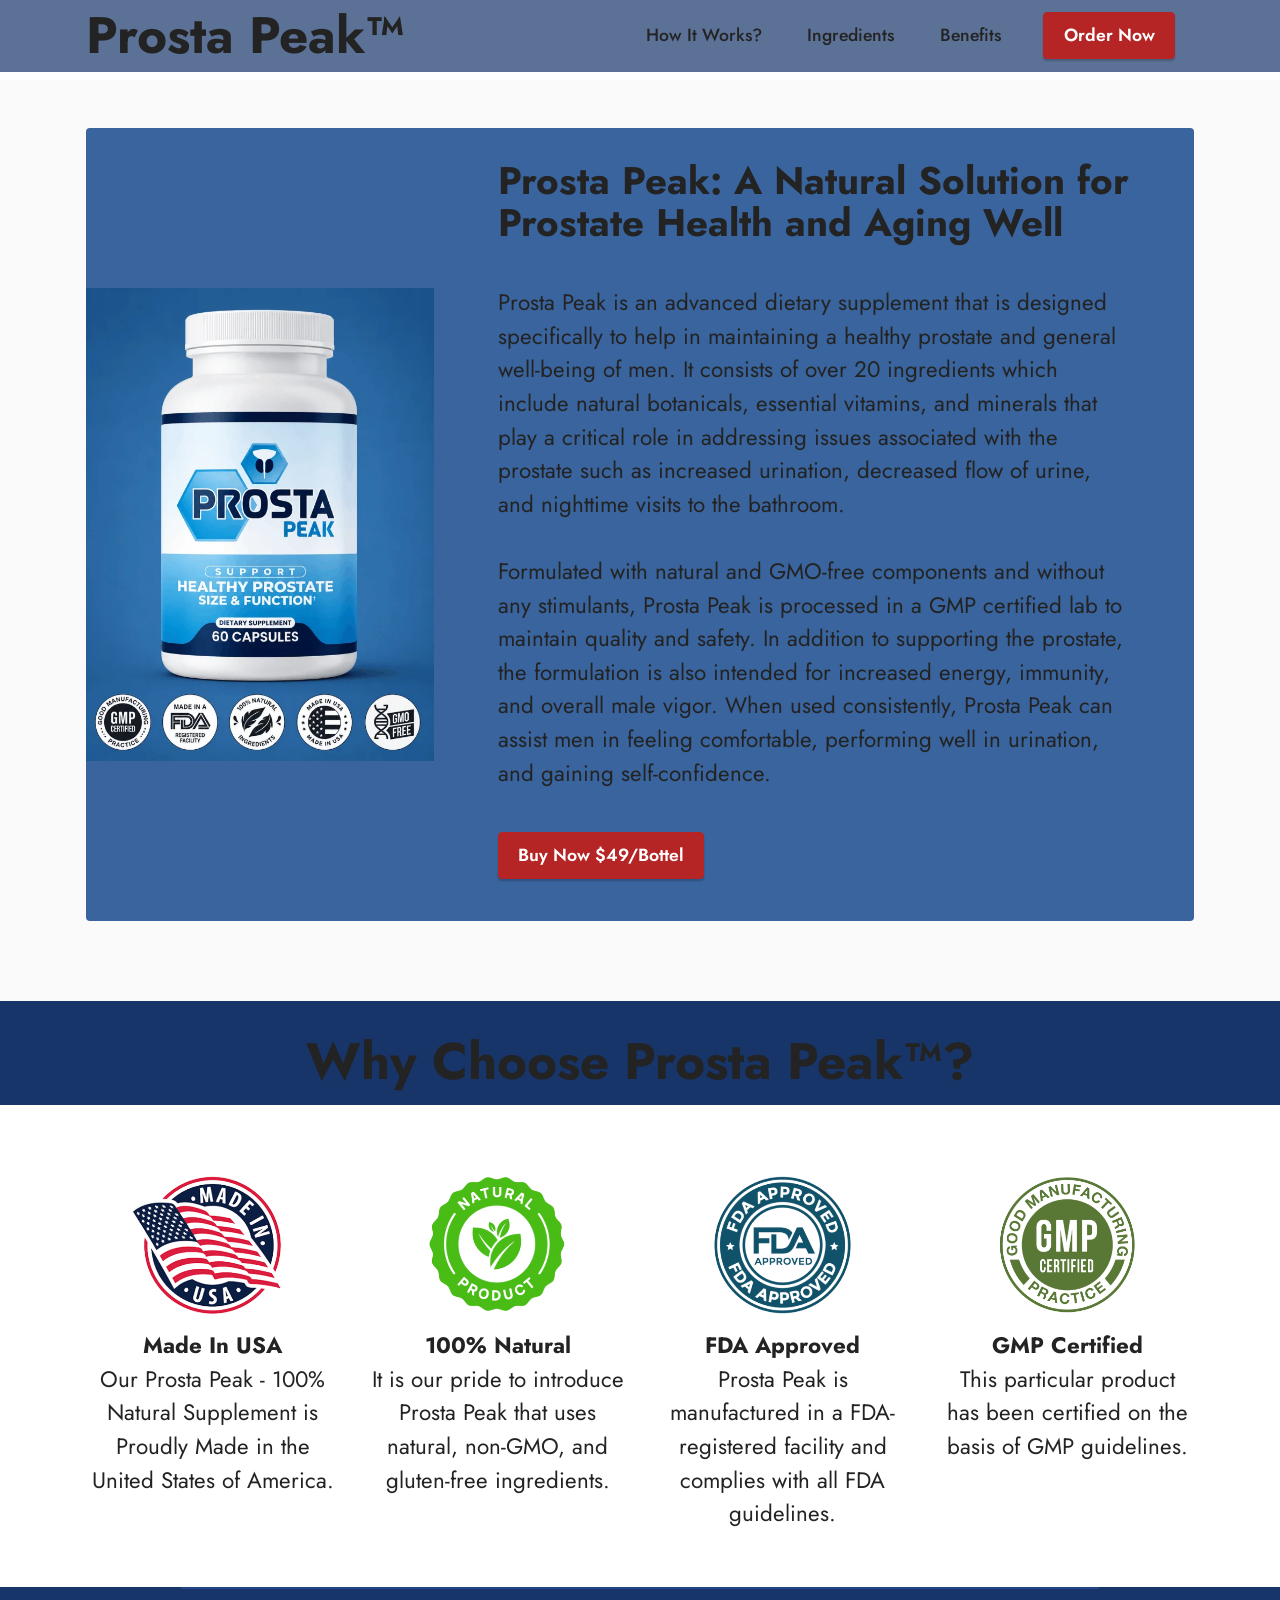
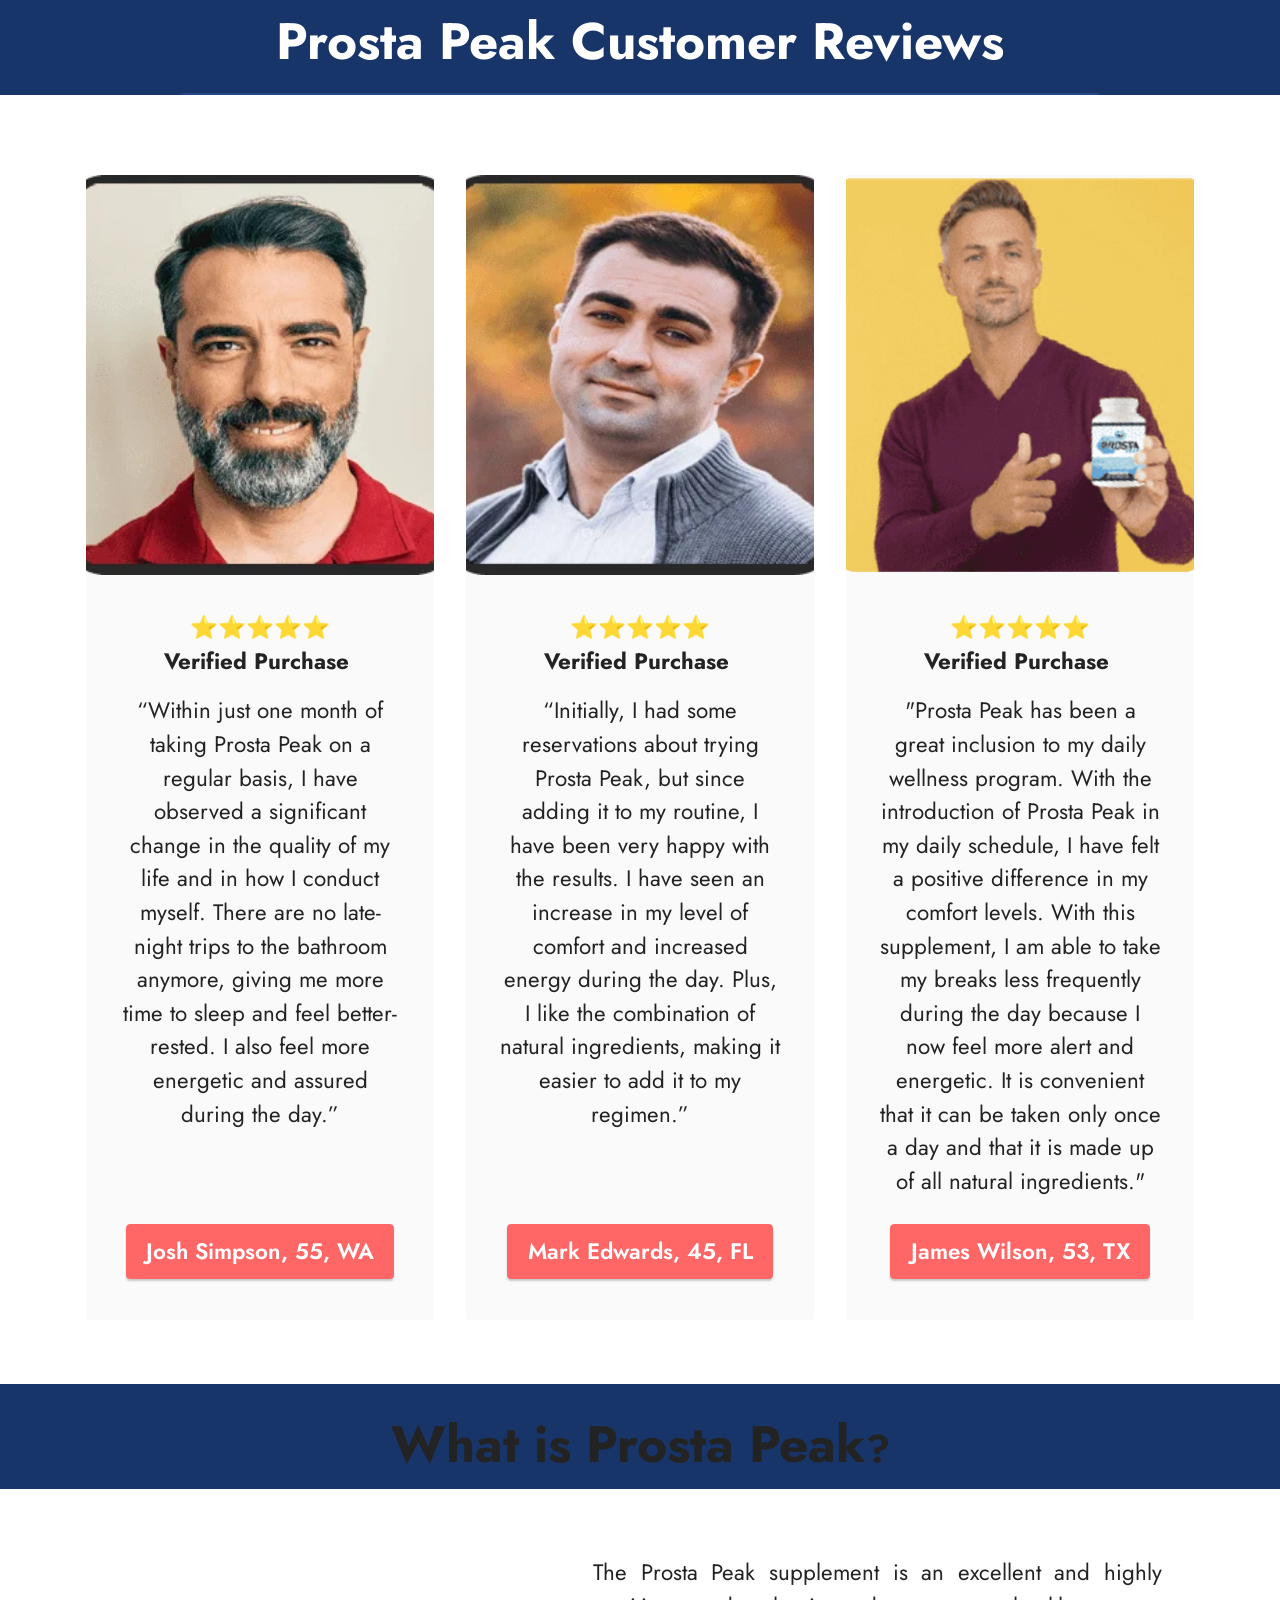
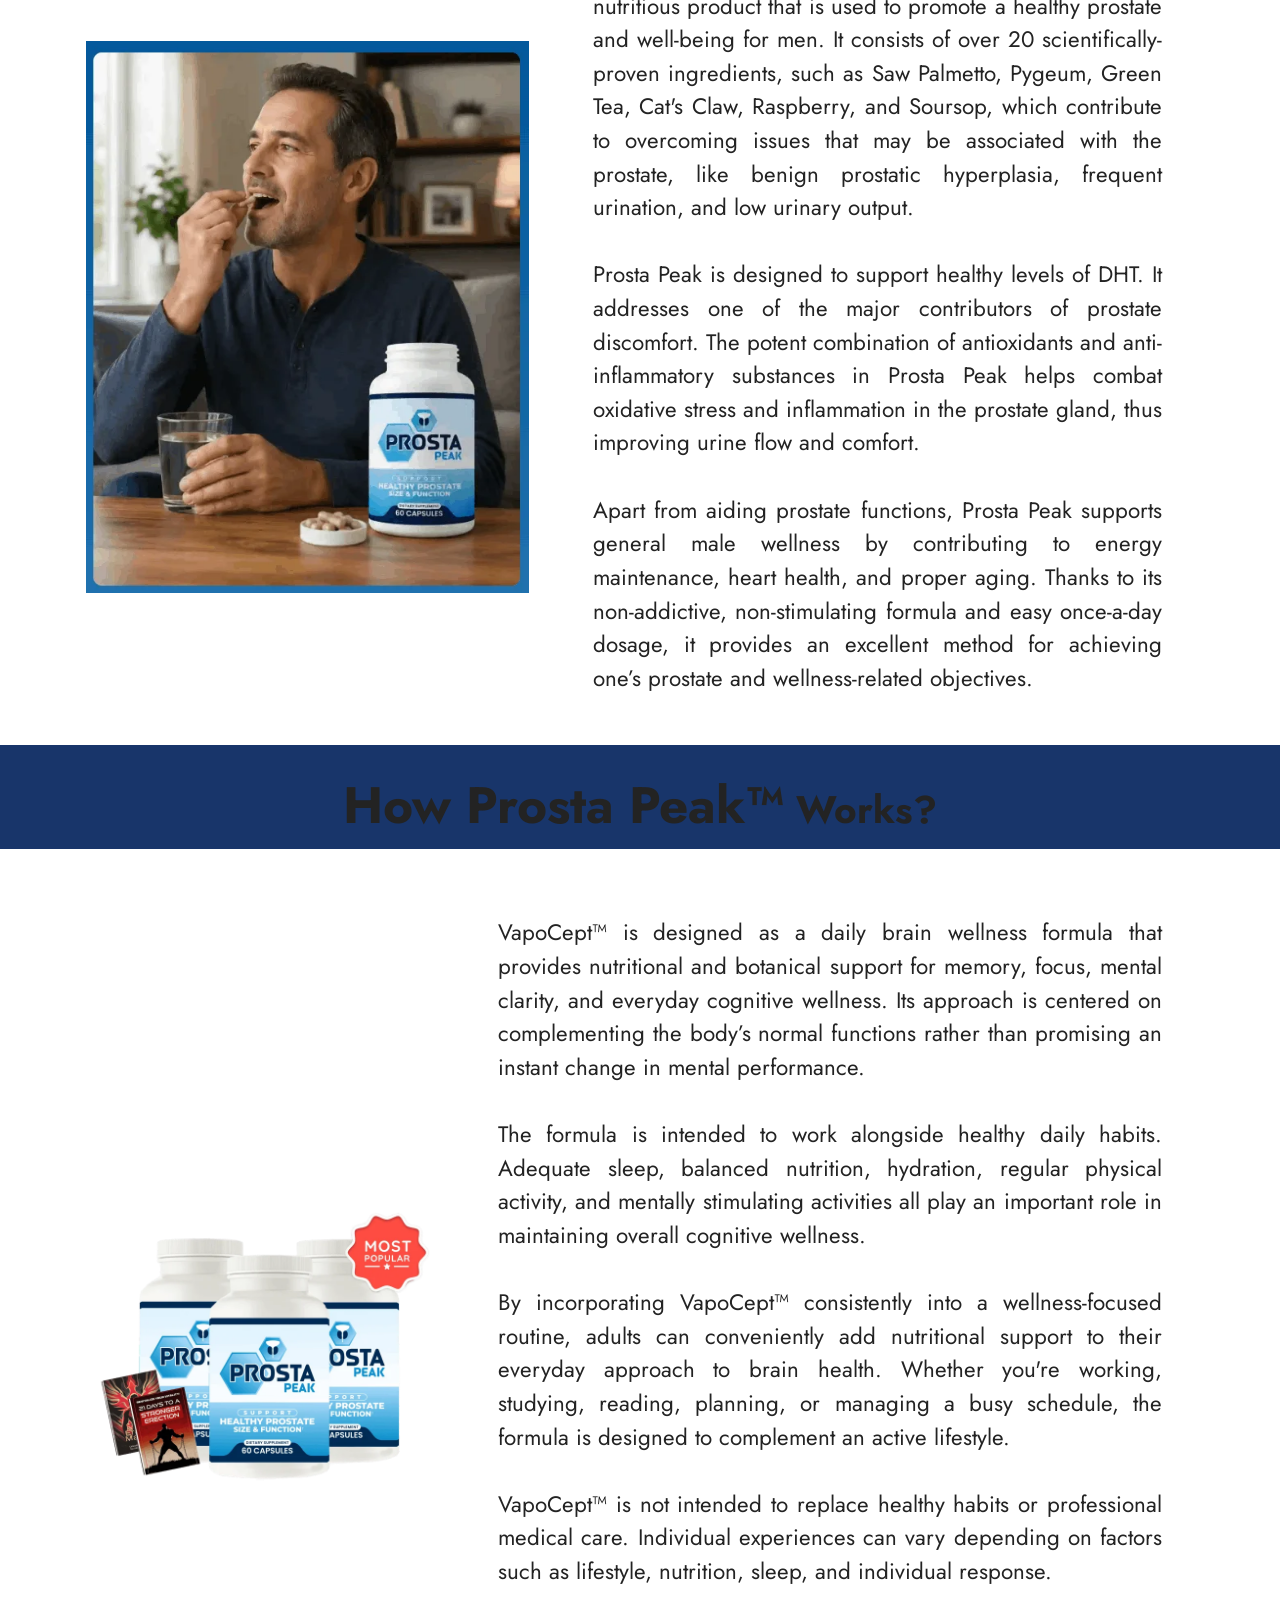
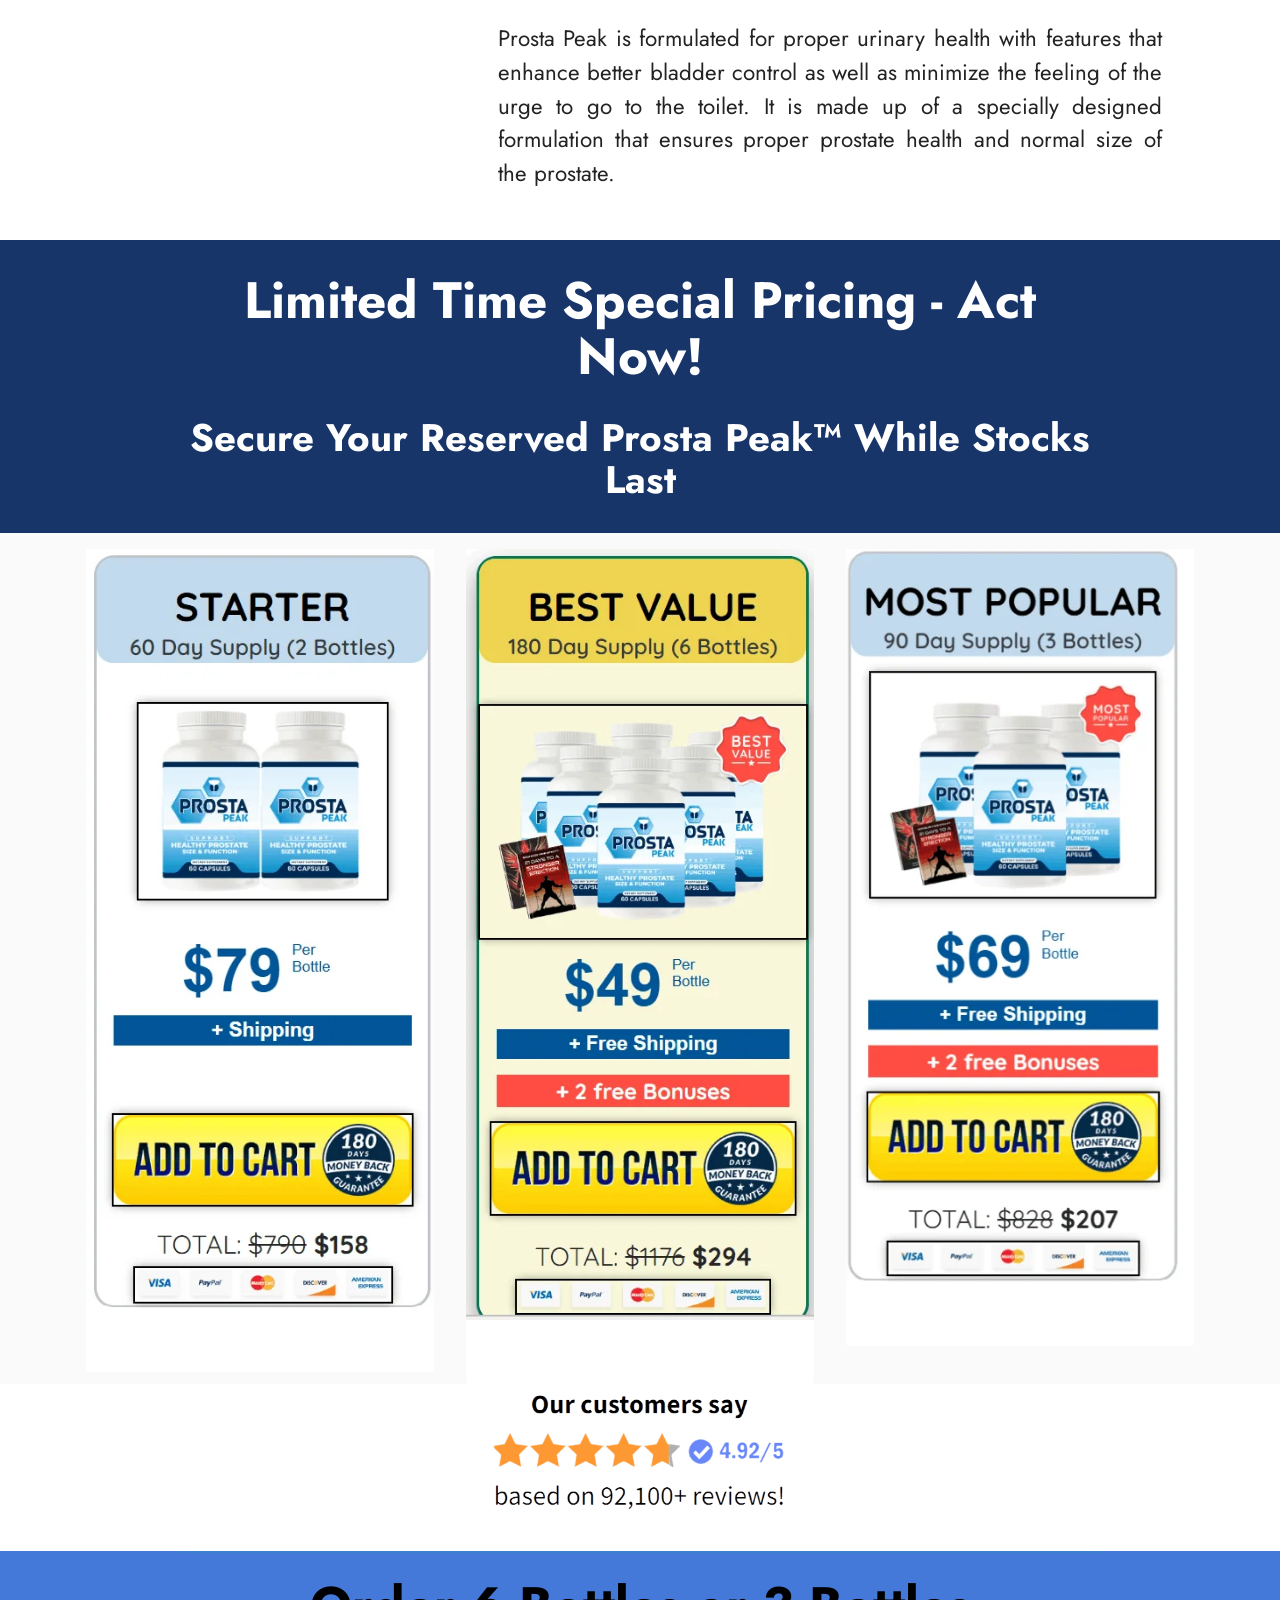
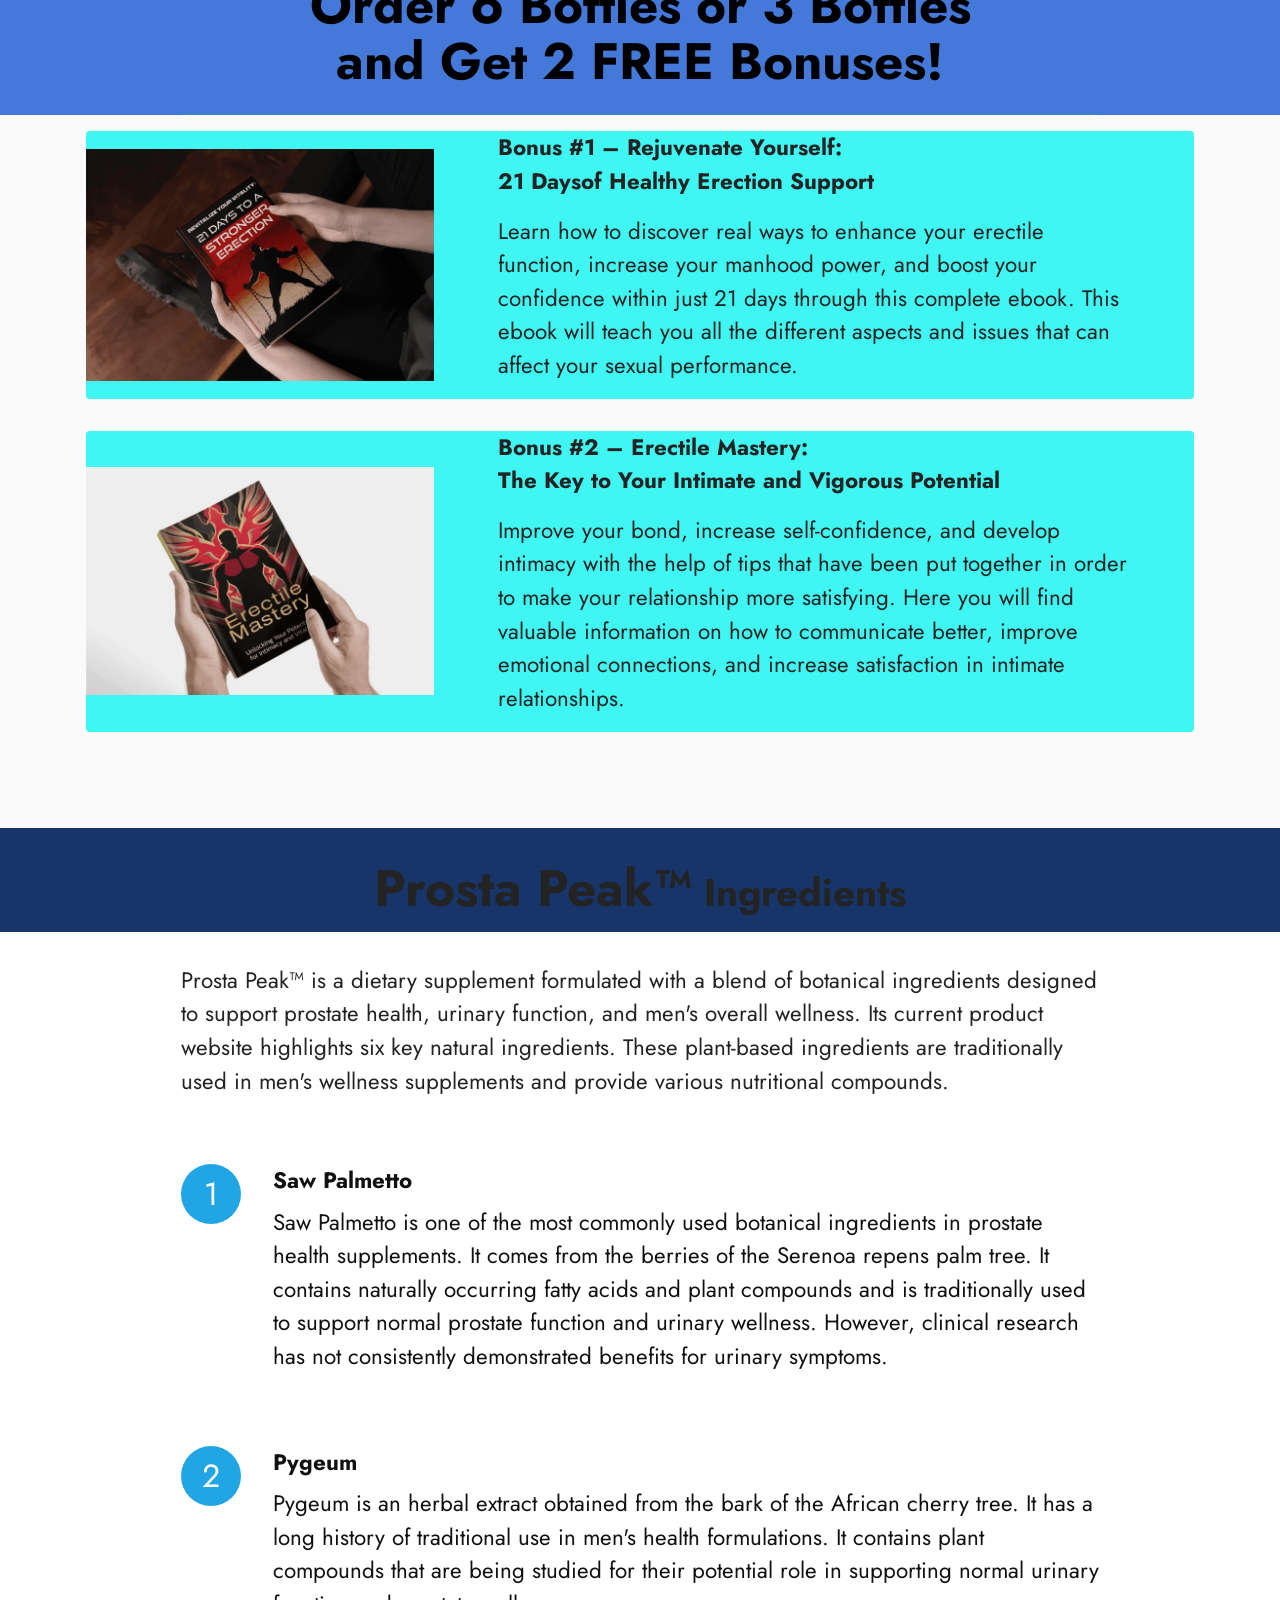
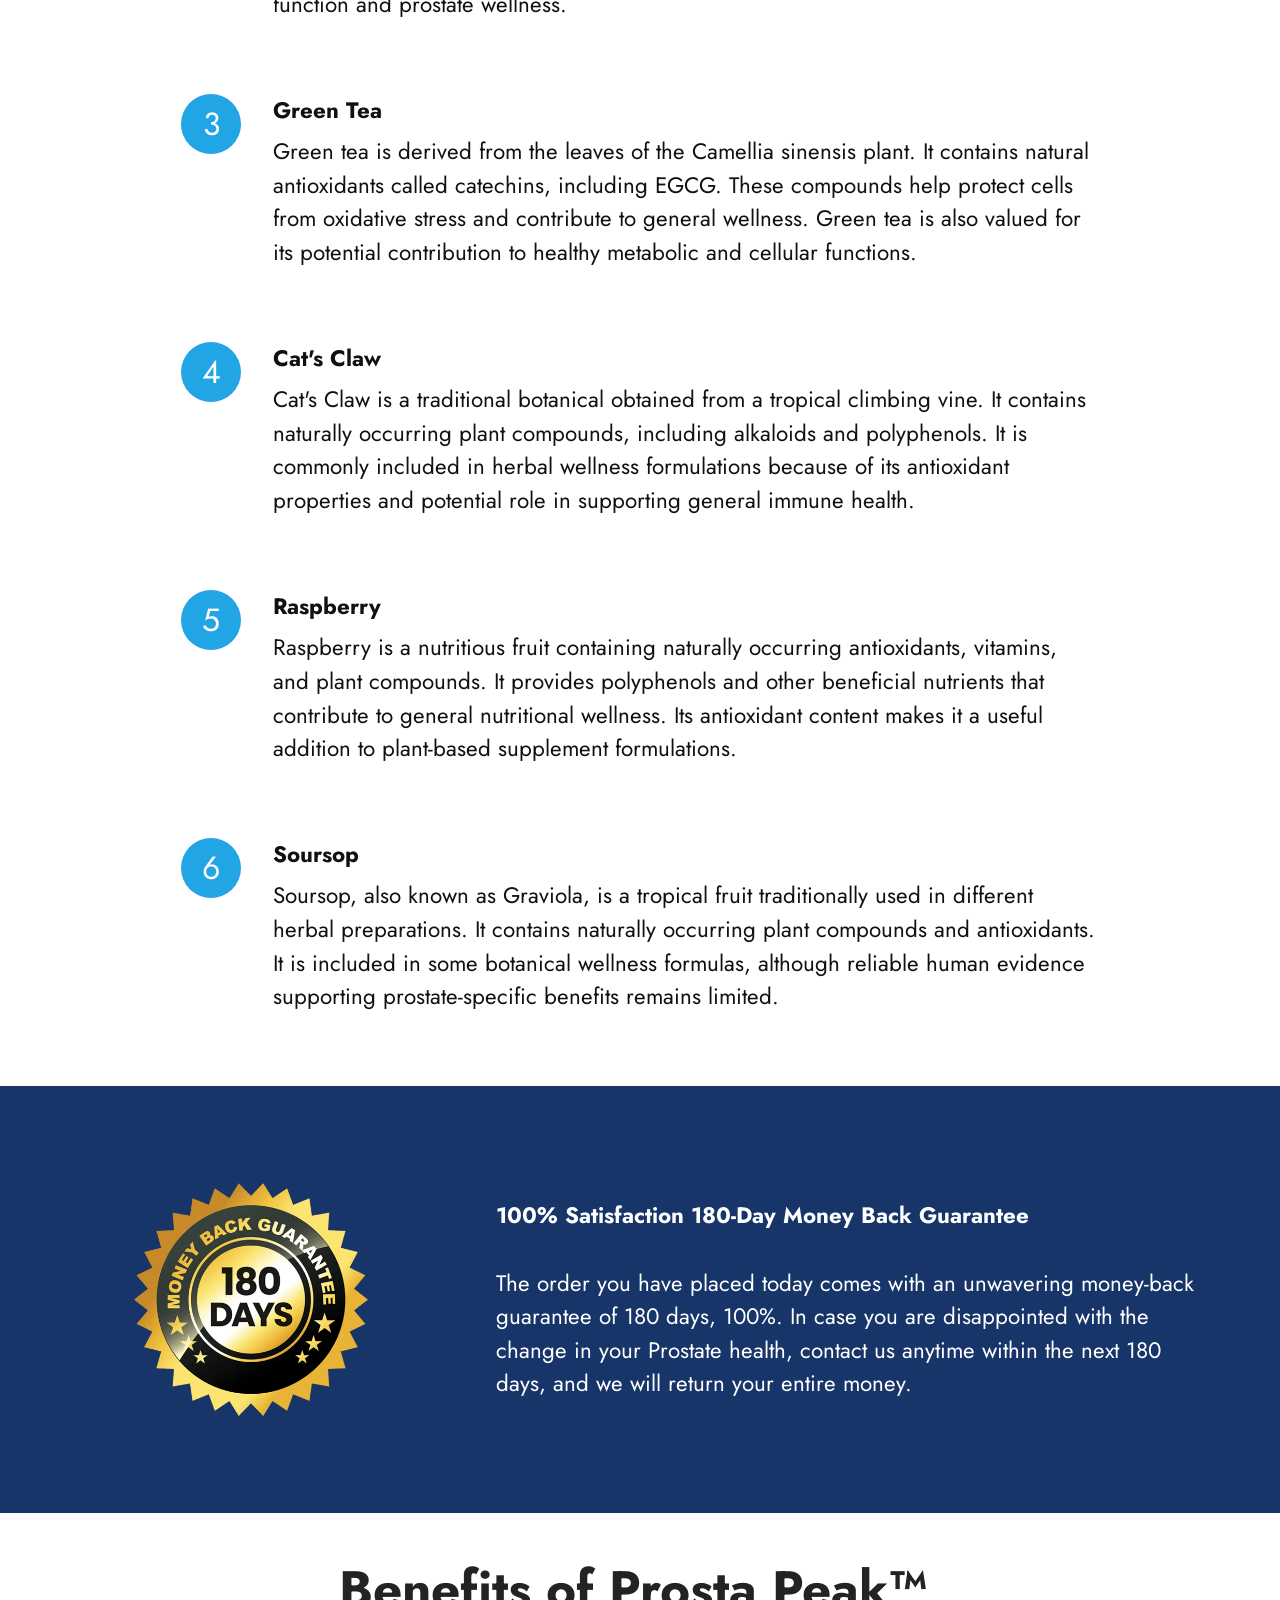
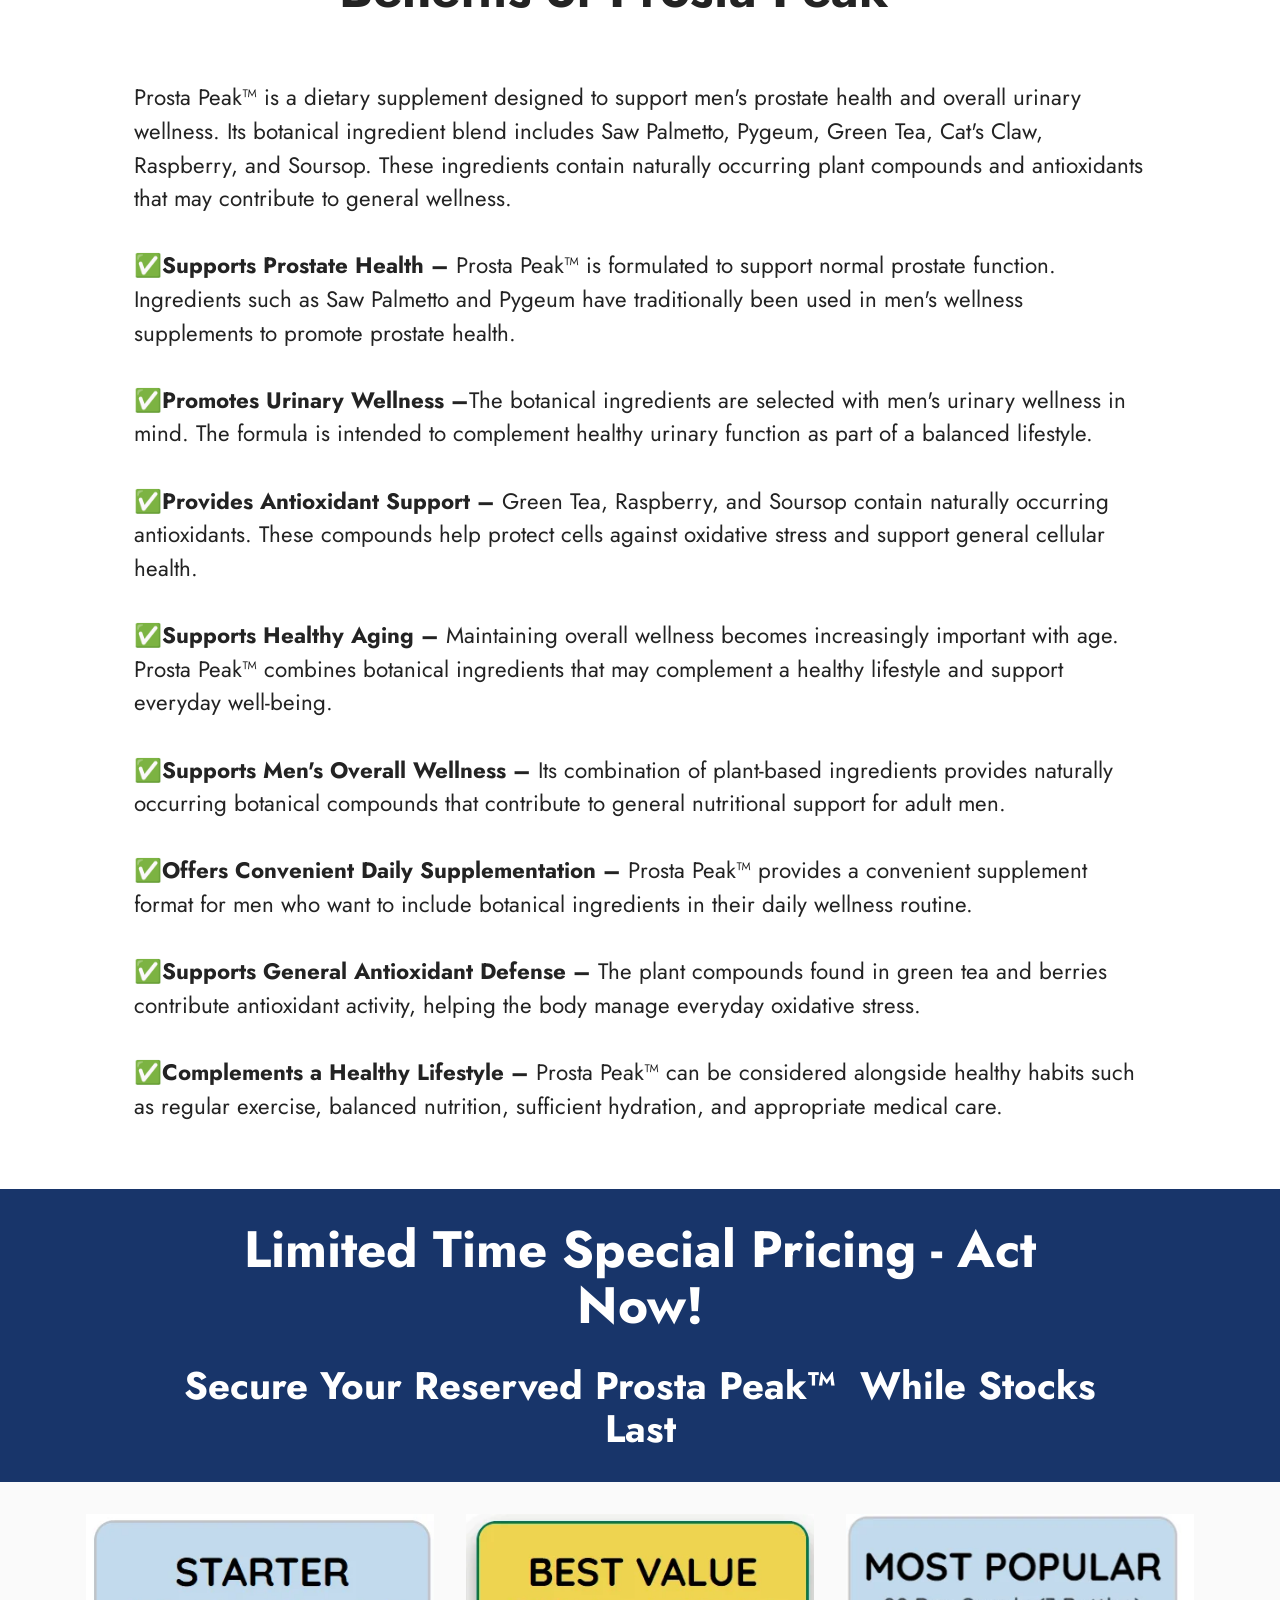
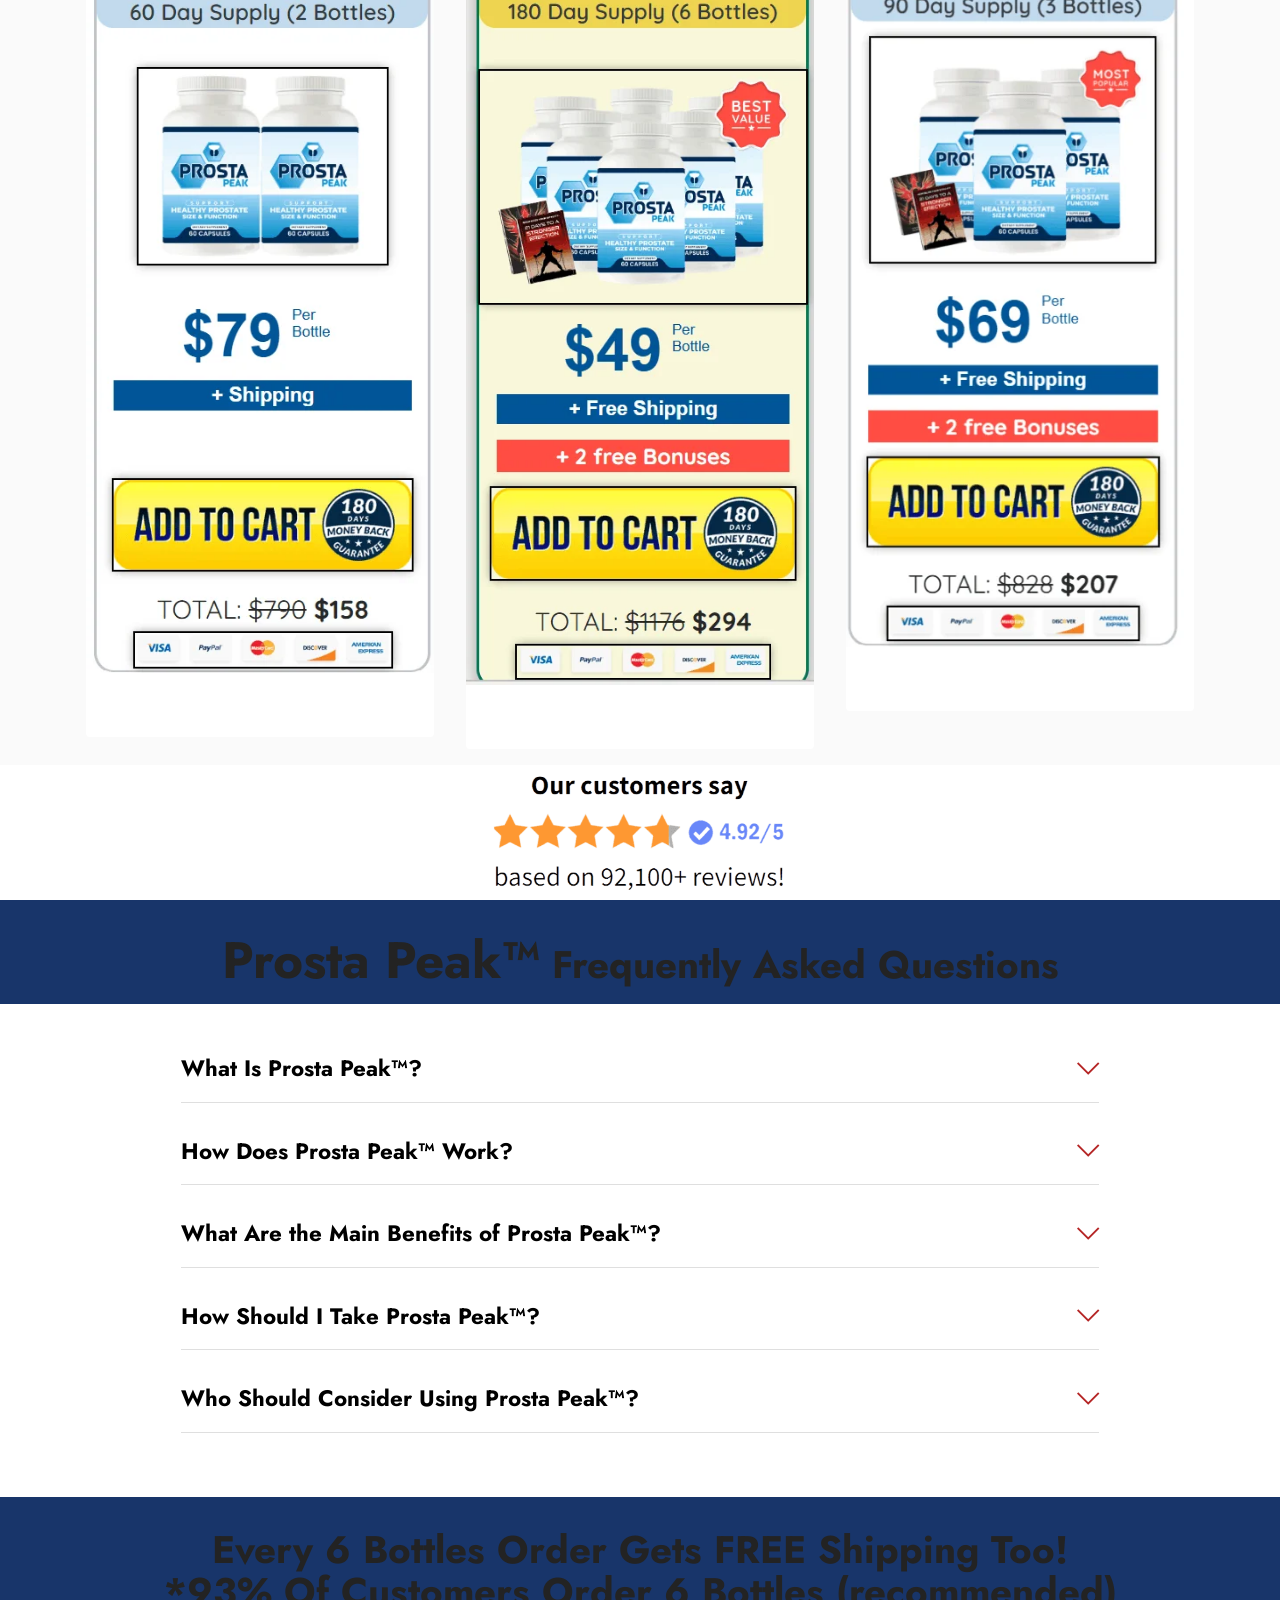
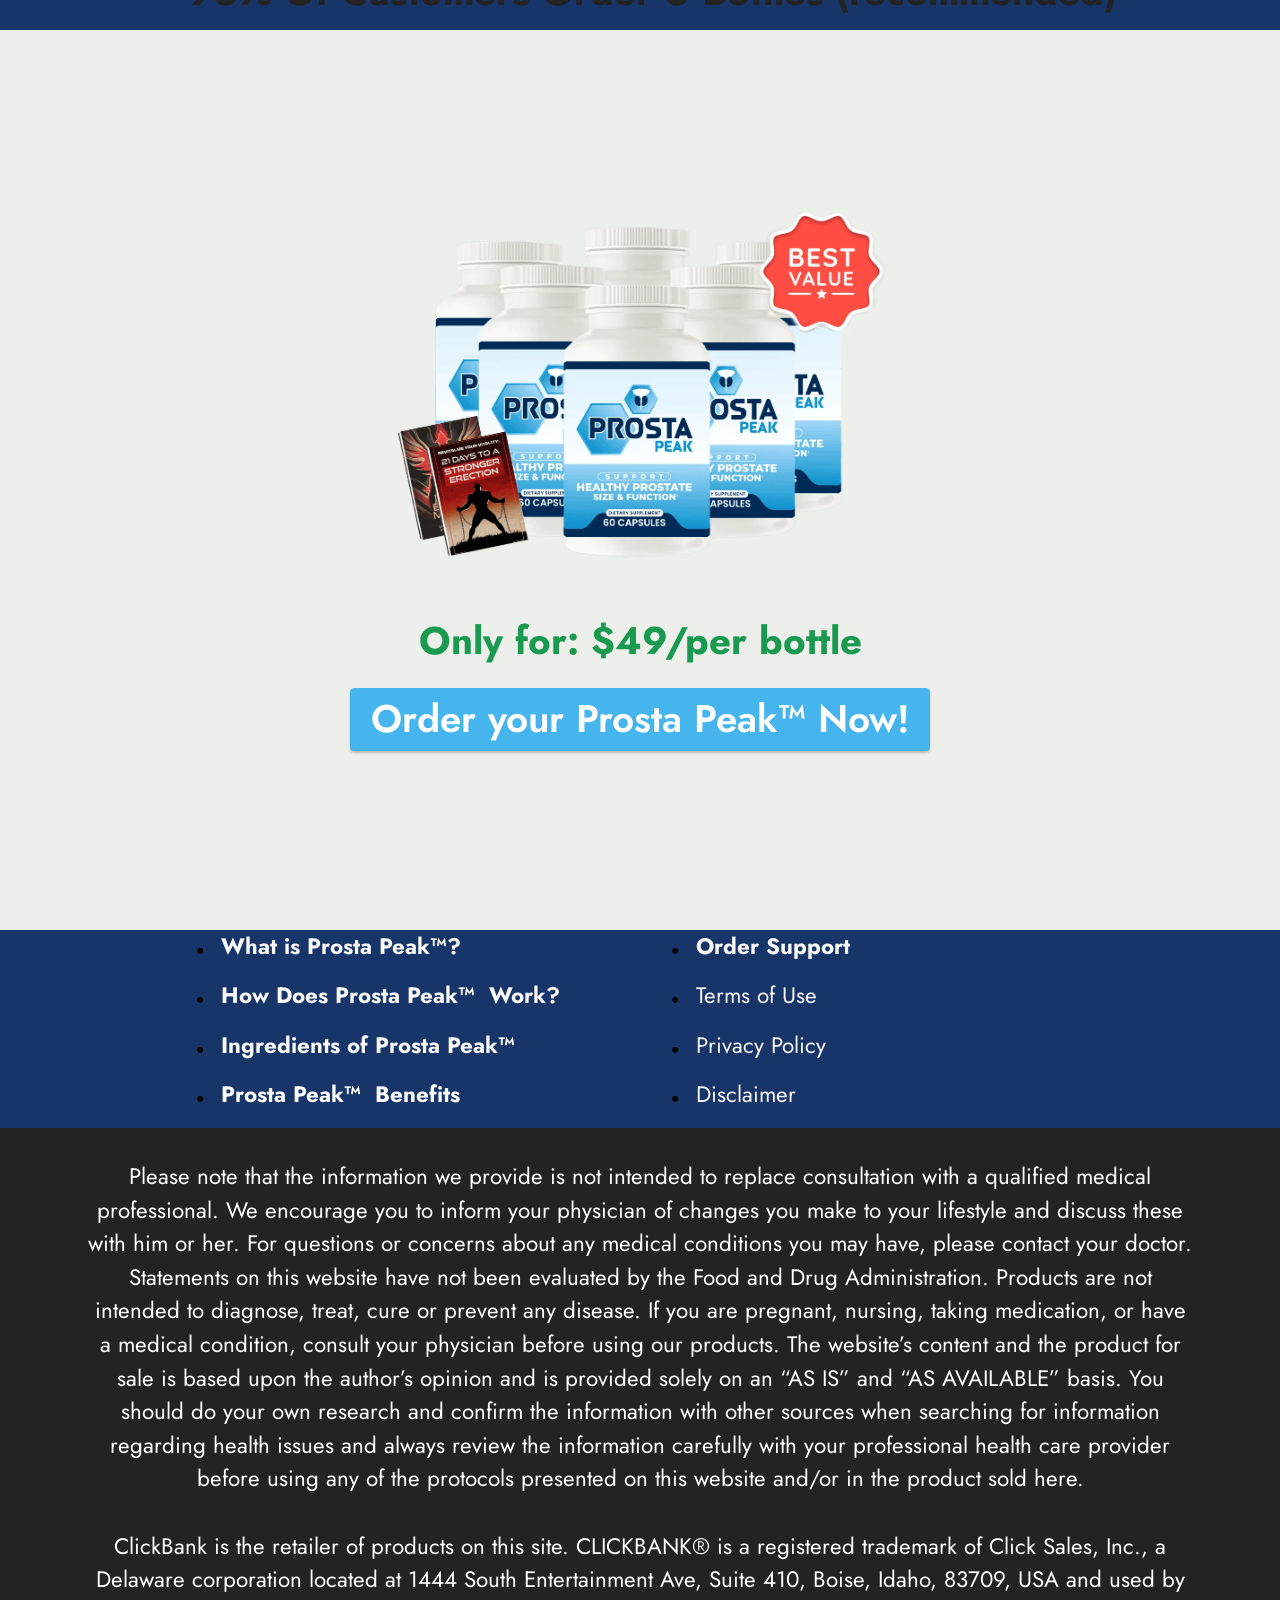
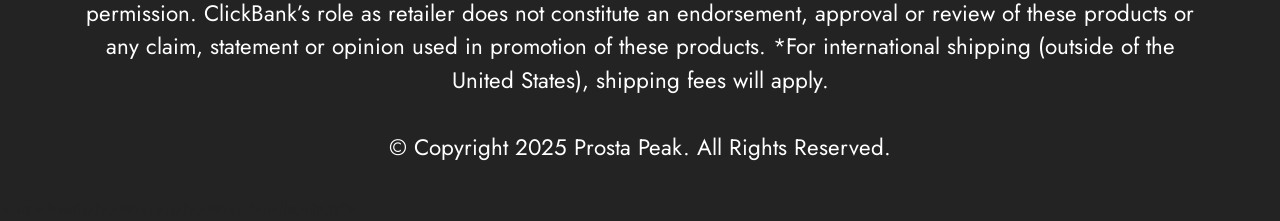
<file: index.html>
<!DOCTYPE html>
<html  lang="en">
<head>
  <!-- Site made with Mobirise Website Builder v6.1.12, https://mobirise.com -->
  <meta charset="UTF-8">
  <meta http-equiv="X-UA-Compatible" content="IE=edge">
  <meta name="generator" content="Mobirise v6.1.12, mobirise.com">
  <meta name="viewport" content="width=device-width, initial-scale=1, minimum-scale=1">
  <link rel="shortcut icon" href="assets/images/main1-648x880-1.webp" type="image/x-icon">
  <meta name="description" content="Discover Prosta Peak™, a prostate support supplement designed to promote prostate health, urinary comfort, and overall wellness. Learn about its ingredients, potential benefits, usage, and customer reviews.">
  <meta name="keywords" content="Prosta Peak, Prosta Peak review, Prosta Peak ingredients, Prosta Peak benefits, Prosta Peak side effects, buy Prosta Peak, Prosta Peak supplement">
  
  <title>Prosta Peak™ Review – Natural Prostate Support Supplement & Benefits</title>
  <link rel="stylesheet" href="assets/web/assets/mobirise-icons2/mobirise2.css">
  <link rel="stylesheet" href="assets/web/assets/mobirise-icons/mobirise-icons.css">
  <link rel="stylesheet" href="assets/bootstrap/css/bootstrap.min.css">
  <link rel="stylesheet" href="assets/dropdown/css/style.css">
  <link rel="stylesheet" href="assets/socicon/css/styles.css">
  <link rel="stylesheet" href="assets/theme/css/style.css">
  <link rel="preload" href="https://fonts.googleapis.com/css?family=Jost:100,200,300,400,500,600,700,800,900,100i,200i,300i,400i,500i,600i,700i,800i,900i&display=swap" as="style" onload="this.onload=null;this.rel='stylesheet'">
  <noscript><link rel="stylesheet" href="https://fonts.googleapis.com/css?family=Jost:100,200,300,400,500,600,700,800,900,100i,200i,300i,400i,500i,600i,700i,800i,900i&display=swap"></noscript>
  <link rel="preload" as="style" href="assets/mobirise/css/mbr-additional.css?v=zgtfmH"><link rel="stylesheet" href="assets/mobirise/css/mbr-additional.css?v=zgtfmH" type="text/css">
<meta name="msvalidate.01" content="E1C683F4EFB1ADD5ABCEF03F91AA41EB" />
  <meta name="google-site-verification" content="4bTPPsSgGg9mrN9ppGhdz5BRyaK9BWV9diWJw_Lr8Sk" />
  
  
  
</head>
<body>
  
  <section data-bs-version="5.1" class="menu menu2 cid-tB0YZQqaCG" once="menu" id="menu2-0">
    
    <nav class="navbar navbar-dropdown navbar-expand-lg">
        <div class="container">
            <div class="navbar-brand">
                
                <span class="navbar-caption-wrap"><a class="navbar-caption text-black text-primary display-1" href="https://8d964ahihlhzbqeitc7rcek0r6.hop.clickbank.net">Prosta Peak™<br></a></span>
            </div>
            <button class="navbar-toggler" type="button" data-toggle="collapse" data-bs-toggle="collapse" data-target="#navbarSupportedContent" data-bs-target="#navbarSupportedContent" aria-controls="navbarNavAltMarkup" aria-expanded="false" aria-label="Toggle navigation">
                <div class="hamburger">
                    <span></span>
                    <span></span>
                    <span></span>
                    <span></span>
                </div>
            </button>
            <div class="collapse navbar-collapse" id="navbarSupportedContent">
                <ul class="navbar-nav nav-dropdown" data-app-modern-menu="true"><li class="nav-item"><a class="nav-link link text-black text-primary display-4" href="index.html#header3-1m">How It Works?</a></li>
                    <li class="nav-item"><a class="nav-link link text-black text-primary display-4" href="index.html#features20-x">
                            Ingredients</a></li>
                    <li class="nav-item"><a class="nav-link link text-black text-primary display-4" href="index.html#header3-1n">Benefits</a>
                    </li></ul>
                
                <div class="navbar-buttons mbr-section-btn"><a class="btn btn-primary display-4" href="https://8d964ahihlhzbqeitc7rcek0r6.hop.clickbank.net">Order Now</a></div>
            </div>
        </div>
    </nav>
</section>

<section data-bs-version="5.1" class="header3 cid-tB10ubWVri" id="header3-1">

    

    
    

    <div class="align-center container">
        <div class="row justify-content-center">
            <div class="col-12 col-lg-9">
                
                
                
                
            </div>
        </div>
    </div>
</section>

<section data-bs-version="5.1" class="features7 cid-vsFuxaL0VE" id="features7-2c">
    <!---->
    

    
    
    <div class="container">
        <div class="card-wrapper">
            <div class="row align-items-center">
                <div class="col-12 col-lg-4">
                    <div class="image-wrapper">
                        <a href="https://8d964ahihlhzbqeitc7rcek0r6.hop.clickbank.net"><img src="assets/images/main1-648x880.webp" alt="Prosta Peak"></a>
                    </div>
                </div>
                <div class="col-12 col-lg">
                    <div class="text-box">
                        <h5 class="mbr-title mbr-fonts-style display-2"><strong>Prosta Peak: A Natural Solution for Prostate Health and Aging Well</strong></h5>
                        <p class="mbr-text mbr-fonts-style display-7"><br>Prosta Peak is an advanced dietary supplement that is designed specifically to help in maintaining a healthy prostate and general well-being of men. It consists of over 20 ingredients which include natural botanicals, essential vitamins, and minerals that play a critical role in addressing issues associated with the prostate such as increased urination, decreased flow of urine, and nighttime visits to the bathroom.<br><br>Formulated with natural and GMO-free components and without any stimulants, Prosta Peak is processed in a GMP certified lab to maintain quality and safety. In addition to supporting the prostate, the formulation is also intended for increased energy, immunity, and overall male vigor. When used consistently, Prosta Peak can assist men in feeling comfortable, performing well in urination, and gaining self-confidence.<br></p>
                        
                        <div class="mbr-section-btn pt-3"><a href="https://8d964ahihlhzbqeitc7rcek0r6.hop.clickbank.net" class="btn btn-primary display-4">Buy Now $49/Bottel</a></div>
                    </div>
                </div>
            </div>
        </div>
    </div>
</section>

<section data-bs-version="5.1" class="header3 cid-vszOKZhpDv" id="header3-27">

    

    
    

    <div class="align-center container">
        <div class="row justify-content-center">
            <div class="col-12 col-lg-12">
                
                <h2 class="mbr-section-subtitle mbr-fonts-style mb-3 display-1"><strong>Why Choose Prosta Peak™?</strong></h2>
                
                
            </div>
        </div>
    </div>
</section>

<section data-bs-version="5.1" class="gallery5 mbr-gallery cid-vszOlzmzra" id="gallery5-26">
    

    
    

    <div class="container">
        
        <div class="row mbr-gallery mt-4">
            <div class="col-12 col-md-6 col-lg-3 item gallery-image active">
                <div class="item-wrapper" data-toggle="modal" data-bs-toggle="modal" data-target="#vzKnvC1LIk-modal" data-bs-target="#vzKnvC1LIk-modal">
                    <img class="w-100" src="assets/images/made-in-usa-500x300.png" alt="Made In USA" data-slide-to="0" data-bs-slide-to="0" data-target="#lb-vzKnvC1LIk" data-bs-target="#lb-vzKnvC1LIk">
                    <div class="icon-wrapper">
                        <span class="mobi-mbri mobi-mbri-search mbr-iconfont mbr-iconfont-btn"></span>
                    </div>
                </div>
                <h1 class="mbr-item-subtitle mbr-fonts-style align-center mb-2 mt-2 display-7"><div><strong>Made In USA</strong></div><div>Our Prosta Peak - 100% Natural Supplement is Proudly Made in the United States of America.</div><div>
</div><div>
</div><div>
</div></h1>
            </div>
            <div class="col-12 col-md-6 col-lg-3 item gallery-image">
                <div class="item-wrapper" data-toggle="modal" data-bs-toggle="modal" data-target="#vzKnvC1LIk-modal" data-bs-target="#vzKnvC1LIk-modal">
                    <img class="w-100" src="assets/images/natural-product-500x300.png" alt="100% Natural" data-slide-to="1" data-bs-slide-to="1" data-target="#lb-vzKnvC1LIk" data-bs-target="#lb-vzKnvC1LIk">
                    <div class="icon-wrapper">
                        <span class="mobi-mbri mobi-mbri-search mbr-iconfont mbr-iconfont-btn"></span>
                    </div>
                </div>
                <h1 class="mbr-item-subtitle mbr-fonts-style align-center mb-2 mt-2 display-7"><div><span style="font-size: 1.4rem;"><strong>100% Natural</strong></span></div><div>It is our pride to introduce Prosta Peak that uses natural, non-GMO, and gluten-free ingredients.</div><div>
</div></h1>
            </div>
            
            <div class="col-12 col-md-6 col-lg-3 item gallery-image">
                <div class="item-wrapper" data-toggle="modal" data-bs-toggle="modal" data-target="#vzKnvC1LIk-modal" data-bs-target="#vzKnvC1LIk-modal">
                    <img class="w-100" src="assets/images/fda-approved-500x300.png" alt="FDA Approved" data-slide-to="2" data-bs-slide-to="2" data-target="#lb-vzKnvC1LIk" data-bs-target="#lb-vzKnvC1LIk">
                    <div class="icon-wrapper">
                        <span class="mobi-mbri mobi-mbri-search mbr-iconfont mbr-iconfont-btn"></span>
                    </div>
                </div>
                <h1 class="mbr-item-subtitle mbr-fonts-style align-center mb-2 mt-2 display-7"><div><strong>FDA Approved</strong></div><div>Prosta Peak is manufactured in a FDA-registered facility and complies with all FDA guidelines.</div><div>
</div></h1>
            </div><div class="col-12 col-md-6 col-lg-3 item gallery-image">
                <div class="item-wrapper" data-toggle="modal" data-bs-toggle="modal" data-target="#vzKnvC1LIk-modal" data-bs-target="#vzKnvC1LIk-modal">
                    <img class="w-100" src="assets/images/gmp-certified-500x300.png" alt="GMP Certified" data-slide-to="3" data-bs-slide-to="3" data-target="#lb-vzKnvC1LIk" data-bs-target="#lb-vzKnvC1LIk">
                    <div class="icon-wrapper">
                        <span class="mobi-mbri mobi-mbri-search mbr-iconfont mbr-iconfont-btn"></span>
                    </div>
                </div>
                <h1 class="mbr-item-subtitle mbr-fonts-style align-center mb-2 mt-2 display-7"><div><strong>GMP Certified</strong></div><div>This particular product has been certified on the basis of GMP guidelines.</div><div>
</div><div>
</div></h1>
            </div>
        </div>

        <div class="modal mbr-slider" tabindex="-1" role="dialog" aria-hidden="true" id="vzKnvC1LIk-modal">
            <div class="modal-dialog" role="document">
                <div class="modal-content">
                    <div class="modal-body">
                        <div class="carousel slide" id="lb-vzKnvC1LIk" data-interval="5000" data-bs-interval="5000">
                            <div class="carousel-inner">
                                <div class="carousel-item active">
                                    <img class="d-block w-100" src="assets/images/made-in-usa-500x300.png" alt="Mobirise Website Builder">
                                </div>
                                <div class="carousel-item">
                                    <img class="d-block w-100" src="assets/images/natural-product-500x300.png" alt="Mobirise Website Builder">
                                </div>
                                
                                <div class="carousel-item">
                                    <img class="d-block w-100" src="assets/images/fda-approved-500x300.png" alt="Mobirise Website Builder">
                                </div><div class="carousel-item">
                                    <img class="d-block w-100" src="assets/images/gmp-certified-500x300.png" alt="Mobirise Website Builder">
                                </div>
                            </div>
                            <ol class="carousel-indicators">
                                <li data-slide-to="0" data-bs-slide-to="0" class="active" data-target="#lb-vzKnvC1LIk" data-bs-target="#lb-vzKnvC1LIk"></li>
                                <li data-slide-to="1" data-bs-slide-to="1" data-target="#lb-vzKnvC1LIk" data-bs-target="#lb-vzKnvC1LIk"></li>
                                <li data-slide-to="2" data-bs-slide-to="2" data-target="#lb-vzKnvC1LIk" data-bs-target="#lb-vzKnvC1LIk"></li>
                                <li data-slide-to="3" data-bs-slide-to="3" data-target="#lb-vzKnvC1LIk" data-bs-target="#lb-vzKnvC1LIk"></li>
                            </ol>
                            <a role="button" href="" class="close" data-dismiss="modal" data-bs-dismiss="modal" aria-label="Close">
                            </a>
                            <a class="carousel-control-prev carousel-control" role="button" data-slide="prev" data-bs-slide="prev" href="#lb-vzKnvC1LIk">
                                <span class="mobi-mbri mobi-mbri-arrow-prev" aria-hidden="true"></span>
                                <span class="sr-only visually-hidden">Previous</span>
                            </a>
                            <a class="carousel-control-next carousel-control" role="button" data-slide="next" data-bs-slide="next" href="#lb-vzKnvC1LIk">
                                <span class="mobi-mbri mobi-mbri-arrow-next" aria-hidden="true"></span>
                                <span class="sr-only visually-hidden">Next</span>
                            </a>
                        </div>
                    </div>
                </div>
            </div>
        </div>
    </div>
</section>

<section data-bs-version="5.1" class="content6 cid-vsJlN0BLRY" id="content6-2f">
    
    <div class="container">
        <div class="row justify-content-center">
            <div class="col-md-12 col-lg-10">
                <hr class="line">
                <p class="mbr-text align-center mbr-fonts-style my-4 display-1"><strong>Prosta Peak Customer Reviews</strong><br></p>
                <hr class="line">
            </div>
        </div>
    </div>
</section>

<section data-bs-version="5.1" class="content3 cid-vwaobh1etT" id="content3-2i">
    
    
    <div class="container">
        
        <div class="row mt-4">
            <div class="item features-image col-12 col-md-6 col-lg-4">
                <div class="item-wrapper">
                    <div class="item-img">
                        <img src="assets/images/imgi-23-testimonial2-288x288.webp" alt="Josh Simpson, 55, WA" title="">
                    </div>
                    <div class="item-content">
                        
                        <h6 class="item-subtitle mbr-fonts-style mt-1 display-7"><strong>⭐⭐⭐⭐⭐
</strong><div><strong>Verified Purchase&nbsp;</strong></div></h6>
                        <p class="mbr-text mbr-fonts-style mt-3 display-7">“Within just one month of taking Prosta Peak on a regular basis, I have observed a significant change in the quality of my life and in how I conduct myself. There are no late-night trips to the bathroom anymore, giving me more time to sleep and feel better-rested. I also feel more energetic and assured during the day.”<br><br></p>
                    </div>
                    <div class="mbr-section-btn item-footer mt-2"><a href="" class="btn item-btn btn-secondary display-7" target="_blank">Josh Simpson, 55, WA</a></div>
                </div>
            </div>
            <div class="item features-image col-12 col-md-6 col-lg-4">
                <div class="item-wrapper">
                    <div class="item-img">
                        <img src="assets/images/imgi-20-testimonial1-288x288.webp" alt="Mark Edwards, 45, FL" title="">
                    </div>
                    <div class="item-content">
                        
                        <h6 class="item-subtitle mbr-fonts-style mt-1 display-7"><strong>⭐⭐⭐⭐⭐
</strong>
                        <div><strong>Verified Purchase&nbsp;</strong></div></h6>
                        <p class="mbr-text mbr-fonts-style mt-3 display-7">“Initially, I had some reservations about trying Prosta Peak, but since adding it to my routine, I have been very happy with the results. I have seen an increase in my level of comfort and increased energy during the day. Plus, I like the combination of natural ingredients, making it easier to add it to my regimen.”<br>
                        </p>
                    </div>
                    <div class="mbr-section-btn item-footer mt-2"><a href="" class="btn item-btn btn-secondary display-7" target="_blank">Mark Edwards, 45, FL<br></a></div>
                </div>
            </div>
            <div class="item features-image col-12 col-md-6 col-lg-4">
                <div class="item-wrapper">
                    <div class="item-img">
                        <img src="assets/images/m2-730x383.png" alt="James Wilson, 53, TX" title="">
                    </div>
                    <div class="item-content">
                        
                        <h6 class="item-subtitle mbr-fonts-style mt-1 display-7"><strong>⭐⭐⭐⭐⭐
</strong><div><strong>Verified Purchase&nbsp;</strong></div></h6>
                        <p class="mbr-text mbr-fonts-style mt-3 display-7">"Prosta Peak has been a great inclusion to my daily wellness program. With the introduction of Prosta Peak in my daily schedule, I have felt a positive difference in my comfort levels. With this supplement, I am able to take my breaks less frequently during the day because I now feel more alert and energetic. It is convenient that it can be taken only once a day and that it is made up of all natural ingredients."<br></p>
                    </div>
                    <div class="mbr-section-btn item-footer mt-2"><a href="" class="btn item-btn btn-secondary display-7" target="_blank">James Wilson, 53, TX<br></a></div>
                </div>
            </div>

        </div>
    </div>
</section>

<section data-bs-version="5.1" class="header3 cid-tB83YwBUMj" id="header3-1l">

    

    
    

    <div class="align-center container">
        <div class="row justify-content-center">
            <div class="col-12 col-lg-12">
                
                <h2 class="mbr-section-subtitle mbr-fonts-style mb-3 display-1"><strong>What is Prosta Peak</strong><strong style="font-size: 2.4rem;">?</strong></h2>
                
                
            </div>
        </div>
    </div>
</section>

<section data-bs-version="5.1" class="header11 cid-tB1vWdJbT6" id="header11-a">

    

    
    

    <div class="container">
        <div class="row justify-content-center">
            <div class="col-12 col-md-5 image-wrapper">
                <a href="https://8d964ahihlhzbqeitc7rcek0r6.hop.clickbank.net"><img class="w-100" src="assets/images/32-543x676.webp" alt="Get Prosta Peak"></a>
            </div>
            <div class="col-12 col-md">
                <div class="text-wrapper text-center">
                    
                    <p class="mbr-text mbr-fonts-style display-7"><br><br>The Prosta Peak supplement is an excellent and highly nutritious product that is used to promote a healthy prostate and well-being for men. It consists of over 20 scientifically-proven ingredients, such as Saw Palmetto, Pygeum, Green Tea, Cat's Claw, Raspberry, and Soursop, which contribute to overcoming issues that may be associated with the prostate, like benign prostatic hyperplasia, frequent urination, and low urinary output.<br><br>Prosta Peak is designed to support healthy levels of DHT. It addresses one of the major contributors of prostate discomfort. The potent combination of antioxidants and anti-inflammatory substances in Prosta Peak helps combat oxidative stress and inflammation in the prostate gland, thus improving urine flow and comfort.<br><br>Apart from aiding prostate functions, Prosta Peak supports general male wellness by contributing to energy maintenance, heart health, and proper aging. Thanks to its non-addictive, non-stimulating formula and easy once-a-day dosage, it provides an excellent method for achieving one’s prostate and wellness-related objectives.<br><br></p>
                    
                </div>
            </div>
        </div>
    </div>
</section>

<section data-bs-version="5.1" class="header3 cid-tB85bPoWQz" id="header3-1m">

    

    
    

    <div class="align-center container">
        <div class="row justify-content-center">
            <div class="col-12 col-lg-12">
                
                <h2 class="mbr-section-subtitle mbr-fonts-style mb-3 display-1"><strong>How Prosta Peak™</strong><strong style="font-size: 2.4rem;">&nbsp;Works?</strong></h2>
                
                
            </div>
        </div>
    </div>
</section>

<section data-bs-version="5.1" class="header11 cid-vw51muFERZ" id="header11-2h">

    

    
    

    <div class="container">
        <div class="row justify-content-center">
            <div class="col-12 col-md-4 image-wrapper">
                <a href="https://8d964ahihlhzbqeitc7rcek0r6.hop.clickbank.net"><img class="w-100" src="assets/images/imgi-28-3bottle-booknew-712x594.webp" alt="Get Prosta Peak "></a>
            </div>
            <div class="col-12 col-md">
                <div class="text-wrapper text-center">
                    
                    <p class="mbr-text mbr-fonts-style display-7"><br><br>VapoCept™ is designed as a daily brain wellness formula that provides nutritional and botanical support for memory, focus, mental clarity, and everyday cognitive wellness. Its approach is centered on complementing the body’s normal functions rather than promising an instant change in mental performance.<br><br>The formula is intended to work alongside healthy daily habits. Adequate sleep, balanced nutrition, hydration, regular physical activity, and mentally stimulating activities all play an important role in maintaining overall cognitive wellness.<br><br>By incorporating VapoCept™ consistently into a wellness-focused routine, adults can conveniently add nutritional support to their everyday approach to brain health. Whether you're working, studying, reading, planning, or managing a busy schedule, the formula is designed to complement an active lifestyle.<br><br>VapoCept™ is not intended to replace healthy habits or professional medical care. Individual experiences can vary depending on factors such as lifestyle, nutrition, sleep, and individual response.<br><br>Prosta Peak is formulated for proper urinary health with features that enhance better bladder control as well as minimize the feeling of the urge to go to the toilet. It is made up of a specially designed formulation that ensures proper prostate health and normal size of the prostate.<br><br></p>
                    
                </div>
            </div>
        </div>
    </div>
</section>

<section data-bs-version="5.1" class="content4 cid-tB1yuhcVVi" id="content4-g">
    

    
    
    <div class="container">
        <div class="row justify-content-center">
            <div class="title col-md-12 col-lg-10">
                <h3 class="mbr-section-title mbr-fonts-style align-center mb-4 display-1"><strong>Limited Time Special Pricing - Act Now!</strong></h3>
                <h4 class="mbr-section-subtitle align-center mbr-fonts-style mb-4 display-2"><strong>Secure Your Reserved Prosta Peak™ While Stocks Last</strong></h4>
                
            </div>
        </div>
    </div>
</section>

<section data-bs-version="5.1" class="team1 cid-tB1z7NONXX" id="team1-h">
    

    
    
    <div class="container">
        <div class="row justify-content-center">
            
            <div class="col-sm-6 col-lg-4">
                <div class="card-wrap">
                    <div class="image-wrap">
                        <a href="https://8d964ahihlhzbqeitc7rcek0r6.hop.clickbank.net"><img src="assets/images/2b-391x853.webp" alt="Prosta Peak 2 Bottle"></a>
                    </div>
                    <div class="content-wrap">
                        
                        
                        
                        
                        
                    </div>
                </div>
            </div>

            <div class="col-sm-6 col-lg-4">
                <div class="card-wrap">
                    <div class="image-wrap">
                        <a href="https://8d964ahihlhzbqeitc7rcek0r6.hop.clickbank.net"><img src="assets/images/6b-397x880.webp" alt="Prosta Peak  6 Bottles"></a>
                    </div>
                    <div class="content-wrap">
                        
                        
                        
                        
                        
                    </div>
                </div>
            </div>

            <div class="col-sm-6 col-lg-4">
                <div class="card-wrap">
                    <div class="image-wrap">
                        <a href="https://8d964ahihlhzbqeitc7rcek0r6.hop.clickbank.net"><img src="assets/images/3b-408x859.webp" alt="Prosta Peak 3 Bottles"></a>
                    </div>
                    <div class="content-wrap">
                        
                        
                        
                        
                        
                    </div>
                </div>
            </div>

            
        </div>
    </div>
</section>

<section data-bs-version="5.1" class="image3 cid-tB1zGVstSm" id="image3-j">
    

    
    

    <div class="container">
        <div class="row justify-content-center">
            <div class="col-12 col-lg-4">
                <div class="image-wrapper">
                    <img src="assets/images/alpilean-customer-review1-562x217.png" alt="Mobirise Website Builder">
                    
                </div>
            </div>
        </div>
    </div>
</section>

<section data-bs-version="5.1" class="content6 cid-vzJhbVvqcJ" id="content6-2m">
    
    <div class="container">
        <div class="row justify-content-center">
            <div class="col-md-12 col-lg-10">
                <hr class="line">
                <p class="mbr-text align-center mbr-fonts-style my-4 display-1"><strong>Order 6 Bottles or 3 Bottles
<br>and Get 2 FREE Bonuses!</strong><br></p>
                <hr class="line">
            </div>
        </div>
    </div>
</section>

<section data-bs-version="5.1" class="team2 cid-vzJh5ccbcW" xmlns="http://www.w3.org/1999/html" id="team2-2l">
    

    
    
    <div class="container">
        
        <div class="item features-image active">
            <div class="item-wrapper">
                <div class="row align-items-center">
                    <div class="col-12 col-md-4">
                        <div class="image-wrapper">
                            <img src="assets/images/imgi-16-stronger-erection-v2-712x475.webp" alt="BONUS #1">
                        </div>
                    </div>
                    <div class="col-12 col-md">
                        <div class="card-box">
                            <h5 class="card-title mbr-fonts-style m-0 mb-3 display-5"><strong>Bonus #1 – Rejuvenate Yourself: </strong><br><strong>21 Days</strong><strong>of Healthy Erection Support</strong></h5>
                            
                            <p class="mbr-text mbr-fonts-style display-7">
                                Learn how to discover real ways to enhance your erectile function, increase your manhood power, and boost your confidence within just 21 days through this complete ebook. This ebook will teach you all the different aspects and issues that can affect your sexual performance.
                            </p>
                            
                        </div>
                    </div>
                </div>
            </div>
        </div>
        <div class="item features-image">
            <div class="item-wrapper">
                <div class="row align-items-center">
                    <div class="col-12 col-md-4">
                        <div class="image-wrapper">
                            <img src="assets/images/imgi-17-erectile-mastery-v2-712x468.webp" alt="BONUS #2">
                        </div>
                    </div>
                    <div class="col-12 col-md">
                        <div class="card-box">
                            <h5 class="card-title mbr-fonts-style m-0 mb-3 display-5"><strong>Bonus #2 – Erectile Mastery: </strong><br><strong>The Key to Your Intimate and Vigorous Potential</strong></h5>
                            
                            <p class="mbr-text mbr-fonts-style display-7">
                                Improve your bond, increase self-confidence, and develop intimacy with the help of tips that have been put together in order to make your relationship more satisfying. Here you will find valuable information on how to communicate better, improve emotional connections, and increase satisfaction in intimate relationships.
                            </p>
                            
                        </div>
                    </div>
                </div>
            </div>
        </div>
    </div>
</section>

<section data-bs-version="5.1" class="header3 cid-tB85MvgqdZ" id="header3-1o">

    

    
    

    <div class="align-center container">
        <div class="row justify-content-center">
            <div class="col-12 col-lg-12">
                
                <h2 class="mbr-section-subtitle mbr-fonts-style mb-3 display-1"><strong style="font-size: 51.2px;">Prosta Peak™</strong><strong style="font-size: 2.4rem;">&nbsp;Ingredients</strong></h2>
                
                
            </div>
        </div>
    </div>
</section>

<section data-bs-version="5.1" class="content5 cid-tB1AZH7rno" id="content5-n">
    
    <div class="container">
        <div class="row justify-content-center">
            <div class="col-md-12 col-lg-10">
                
                
                <p class="mbr-text mbr-fonts-style display-7">Prosta Peak™ is a dietary supplement formulated with a blend of botanical ingredients designed to support prostate health, urinary function, and men's overall wellness. Its current product website highlights six key natural ingredients. These plant-based ingredients are traditionally used in men's wellness supplements and provide various nutritional compounds.<br><br></p>
            </div>
        </div>
    </div>
</section>

<section data-bs-version="5.1" class="features19 cid-tB6Rwx4pqH" id="features20-x">

    

    
    
    <div class="container">
        <div class="row justify-content-center">
            
            <div class="col-12 col-md-10">
                <div class="item mbr-flex">
                    <div class="icon-box">
                        <span class="step-number mbr-fonts-style display-5">1</span>
                    </div>
                    <div class="text-box">
                        <h4 class="icon-title card-title mbr-black mbr-fonts-style display-7"><strong>Saw Palmetto</strong></h4>
                        <h5 class="icon-text mbr-black mbr-fonts-style display-7">Saw Palmetto is one of the most commonly used botanical ingredients in prostate health supplements. It comes from the berries of the Serenoa repens palm tree. It contains naturally occurring fatty acids and plant compounds and is traditionally used to support normal prostate function and urinary wellness. However, clinical research has not consistently demonstrated benefits for urinary symptoms.</h5>
                    </div>
                </div>
                <div class="item mbr-flex">
                    <div class="icon-box">
                        <span class="step-number mbr-fonts-style display-5">2</span>
                    </div>
                    <div class="text-box">
                        <h4 class="icon-title card-title mbr-black mbr-fonts-style display-7"><strong>Pygeum</strong></h4>
                        <h5 class="icon-text mbr-black mbr-fonts-style display-7">Pygeum is an herbal extract obtained from the bark of the African cherry tree. It has a long history of traditional use in men's health formulations. It contains plant compounds that are being studied for their potential role in supporting normal urinary function and prostate wellness.</h5>
                    </div>
                </div>
                <div class="item mbr-flex">
                    <div class="icon-box">
                        <span class="step-number mbr-fonts-style display-5">3</span>
                    </div>
                    <div class="text-box">
                        <h4 class="icon-title card-title mbr-black mbr-fonts-style display-7"><strong>Green Tea</strong></h4>
                        <h5 class="icon-text mbr-black mbr-fonts-style display-7">Green tea is derived from the leaves of the Camellia sinensis plant. It contains natural antioxidants called catechins, including EGCG. These compounds help protect cells from oxidative stress and contribute to general wellness. Green tea is also valued for its potential contribution to healthy metabolic and cellular functions.</h5>
                    </div>
                </div>
                <div class="item mbr-flex">
                    <div class="icon-box">
                        <span class="step-number mbr-fonts-style display-5">4</span>
                    </div>
                    <div class="text-box">
                        <h4 class="icon-title card-title mbr-black mbr-fonts-style display-7"><strong>Cat's Claw</strong></h4>
                        <h5 class="icon-text mbr-black mbr-fonts-style display-7">Cat's Claw is a traditional botanical obtained from a tropical climbing vine. It contains naturally occurring plant compounds, including alkaloids and polyphenols. It is commonly included in herbal wellness formulations because of its antioxidant properties and potential role in supporting general immune health.</h5>
                    </div>
                </div>
                <div class="item mbr-flex">
                    <div class="icon-box">
                        <span class="step-number mbr-fonts-style display-5">5</span>
                    </div>
                    <div class="text-box">
                        <h4 class="icon-title card-title mbr-black mbr-fonts-style display-7"><strong>Raspberry</strong></h4>
                        <h5 class="icon-text mbr-black mbr-fonts-style display-7">Raspberry is a nutritious fruit containing naturally occurring antioxidants, vitamins, and plant compounds. It provides polyphenols and other beneficial nutrients that contribute to general nutritional wellness. Its antioxidant content makes it a useful addition to plant-based supplement formulations.</h5>
                    </div>
                </div>
                <div class="item mbr-flex last">
                    <div class="icon-box">
                        <span class="step-number mbr-fonts-style display-5">6</span>
                    </div>
                    <div class="text-box">
                        <h4 class="icon-title card-title mbr-black mbr-fonts-style display-7"><strong>Soursop</strong></h4>
                        <h5 class="icon-text mbr-black mbr-fonts-style display-7">Soursop, also known as Graviola, is a tropical fruit traditionally used in different herbal preparations. It contains naturally occurring plant compounds and antioxidants. It is included in some botanical wellness formulas, although reliable human evidence supporting prostate-specific benefits remains limited.</h5>
                    </div>
                </div>
                
                
                
                
            </div>
        </div>
    </div>
</section>

<section data-bs-version="5.1" class="features16 cid-tB70oq8oqH" id="features17-z">
    

    
    
    <div class="container-fluid">
        <div class="content-wrapper">
            <div class="row align-items-center">
                <div class="col-12 col-lg-4">
                    <div class="image-wrapper">
                        <a href="https://8d964ahihlhzbqeitc7rcek0r6.hop.clickbank.net"><img src="assets/images/guarantee-badge-180-days-680x450.png" alt="180-Day Money Back Guarantee"></a>
                    </div>
                </div>
                <div class="col-12 col-lg">
                    <div class="text-wrapper">
                        
                        <p class="mbr-text mbr-fonts-style mb-4 display-7"><br><strong>100% Satisfaction 180-Day Money Back Guarantee<br></strong><br>The order you have placed today comes with an unwavering money-back guarantee of 180 days, 100%. In case you are disappointed with the change in your Prostate health, contact us anytime within the next 180 days, and we will return your entire money.<br></p>
                        
                    </div>
                </div>
            </div>
        </div>
    </div>
</section>

<section data-bs-version="5.1" class="header3 cid-tB85KfdIqc" id="header3-1n">

    

    
    

    <div class="align-center container">
        <div class="row justify-content-center">
            <div class="col-12 col-lg-12">
                
                <h2 class="mbr-section-subtitle mbr-fonts-style mb-3 display-1"><strong>Benefits of Prosta Peak™&nbsp;</strong></h2>
                
                
            </div>
        </div>
    </div>
</section>

<section data-bs-version="5.1" class="content4 cid-vsCrrF8To7" id="content4-2a">
    

    
    
    <div class="container">
        <div class="row justify-content-center">
            <div class="title col-md-12 col-lg-11">
                
                <h2 class="mbr-section-subtitle align-center mbr-fonts-style mb-4 display-5"><div>Prosta Peak™ is a dietary supplement designed to support men's prostate health and overall urinary wellness. Its botanical ingredient blend includes Saw Palmetto, Pygeum, Green Tea, Cat's Claw, Raspberry, and Soursop. These ingredients contain naturally occurring plant compounds and antioxidants that may contribute to general wellness.</div><div><br></div><div><div>✅<strong>Supports Prostate Health&nbsp;–</strong>&nbsp;Prosta Peak™ is formulated to support normal prostate function. Ingredients such as Saw Palmetto and Pygeum have traditionally been used in men's wellness supplements to promote prostate health.</div><div><strong><br></strong></div><div><strong>✅Promotes Urinary Wellness –</strong>The botanical ingredients are selected with men's urinary wellness in mind. The formula is intended to complement healthy urinary function as part of a balanced lifestyle.</div></div><div><div><br></div></div><div><div>✅<strong>Provides Antioxidant Support&nbsp;–</strong>&nbsp;Green Tea, Raspberry, and Soursop contain naturally occurring antioxidants. These compounds help protect cells against oxidative stress and support general cellular health.</div></div><div><div><br></div></div><div><div><strong>✅Supports Healthy Aging&nbsp;–</strong> Maintaining overall wellness becomes increasingly important with age. Prosta Peak™ combines botanical ingredients that may complement a healthy lifestyle and support everyday well-being.</div></div><div><div><br></div></div><div><div><span style="font-size: 1.4rem;"><strong>✅Supports Men's Overall Wellness – </strong>Its combination of plant-based ingredients provides naturally occurring botanical compounds that contribute to general nutritional support for adult men.</span></div></div><div><div><span style="font-size: 1.4rem;"><br></span></div></div><div><div><span style="font-size: 1.4rem;"><strong>✅Offers Convenient Daily Supplementation –</strong>&nbsp;Prosta Peak™ provides a convenient supplement format for men who want to include botanical ingredients in their daily wellness routine.</span></div></div><br><div><div><span style="font-size: 1.4rem;"><strong>✅Supports General Antioxidant Defense –</strong> The plant compounds found in green tea and berries contribute antioxidant activity, helping the body manage everyday oxidative stress.</span></div></div><br><div><div><span style="font-size: 1.4rem;"><strong>✅Complements a Healthy Lifestyle –</strong> Prosta Peak™ can be considered alongside healthy habits such as regular exercise, balanced nutrition, sufficient hydration, and appropriate medical care.</span></div></div><div><span style="font-size: 1.4rem;"><br></span></div></h2>
                
            </div>
        </div>
    </div>
</section>

<section data-bs-version="5.1" class="content4 cid-vw4Z0iI0Lr" id="content4-2g">
    

    
    
    <div class="container">
        <div class="row justify-content-center">
            <div class="title col-md-12 col-lg-10">
                <h3 class="mbr-section-title mbr-fonts-style align-center mb-4 display-1"><strong>Limited Time Special Pricing - Act Now!</strong></h3>
                <h4 class="mbr-section-subtitle align-center mbr-fonts-style mb-4 display-2"><strong>Secure Your Reserved Prosta Peak™&nbsp; While Stocks Last</strong></h4>
                
            </div>
        </div>
    </div>
</section>

<section data-bs-version="5.1" class="team1 cid-tB77tvzDI1" id="team1-15">
    

    
    
    <div class="container">
        <div class="row justify-content-center">
            
            <div class="col-sm-6 col-lg-4">
                <div class="card-wrap">
                    <div class="image-wrap">
                        <a href="https://8d964ahihlhzbqeitc7rcek0r6.hop.clickbank.net"><img src="assets/images/2b-391x853.webp" alt="Buy Prosta Peak 2 Bottle"></a>
                    </div>
                    <div class="content-wrap">
                        
                        
                        
                        
                        
                    </div>
                </div>
            </div>

            <div class="col-sm-6 col-lg-4">
                <div class="card-wrap">
                    <div class="image-wrap">
                        <a href="https://8d964ahihlhzbqeitc7rcek0r6.hop.clickbank.net"><img src="assets/images/6b-397x880.webp" alt="Buy Prosta Peak 6 Bottles"></a>
                    </div>
                    <div class="content-wrap">
                        
                        
                        
                        
                        
                    </div>
                </div>
            </div>

            <div class="col-sm-6 col-lg-4">
                <div class="card-wrap">
                    <div class="image-wrap">
                        <a href="https://8d964ahihlhzbqeitc7rcek0r6.hop.clickbank.net"><img src="assets/images/3b-408x859.webp" alt="Buy Prosta Peak 3 Bottles"></a>
                    </div>
                    <div class="content-wrap">
                        
                        
                        
                        
                        
                    </div>
                </div>
            </div>

            
        </div>
    </div>
</section>

<section data-bs-version="5.1" class="image3 cid-tB78xBYzBD" id="image3-17">
    

    
    

    <div class="container">
        <div class="row justify-content-center">
            <div class="col-12 col-lg-4">
                <div class="image-wrapper">
                    <img src="assets/images/alpilean-customer-review1-1-562x217.png" alt="Glucotru 5 star ratings">
                    
                </div>
            </div>
        </div>
    </div>
</section>

<section data-bs-version="5.1" class="header3 cid-tB88MG5MRU" id="header3-1p">

    

    
    

    <div class="align-center container">
        <div class="row justify-content-center">
            <div class="col-12 col-lg-12">
                
                <h2 class="mbr-section-subtitle mbr-fonts-style mb-3 display-1"><strong style="font-size: 51.2px;">Prosta Peak™</strong><strong style="font-size: 2.4rem;">&nbsp;Frequently Asked Questions</strong></h2>
                
                
            </div>
        </div>
    </div>
</section>

<section data-bs-version="5.1" class="content17 cid-vsCvjWYpuU" id="content17-2b">

    

    
    
    
    <div class="container">
        
            <div class="row justify-content-center">
                <div class="col-12 col-md-10">
                    
                    
                    <div id="bootstrap-toggle" class="toggle-panel accordionStyles tab-content">
                        <div class="card mb-3">
                            <div class="card-header" role="tab" id="headingOne">
                                <a role="button" class="collapsed panel-title text-black" data-toggle="collapse" data-bs-toggle="collapse" data-core="" href="#collapse1_26" aria-expanded="false" aria-controls="collapse1">
                                    <h6 class="panel-title-edit mbr-fonts-style mb-0 display-7"><strong>What Is Prosta Peak™?</strong></h6>
                                    <span class="sign mbr-iconfont mbri-arrow-down"></span>
                                </a>
                            </div>
                            <div id="collapse1_26" class="panel-collapse noScroll collapse" role="tabpanel" aria-labelledby="headingOne">
                                <div class="panel-body">
                                    <p class="mbr-fonts-style panel-text display-7">Prosta Peak™ is a dietary supplement formulated with a blend of botanical ingredients, including Saw Palmetto, Pygeum, Green Tea, Cat's Claw, Raspberry, and Soursop. It is designed to support men's prostate health, urinary wellness, and overall well-being.</p>
                                </div>
                            </div>
                        </div>
                        <div class="card mb-3">
                            <div class="card-header" role="tab" id="headingTwo">
                                <a role="button" class="collapsed panel-title text-black" data-toggle="collapse" data-bs-toggle="collapse" data-core="" href="#collapse2_26" aria-expanded="false" aria-controls="collapse2">
                                    <h6 class="panel-title-edit mbr-fonts-style mb-0 display-7"><strong>How Does Prosta Peak™ Work?</strong></h6>
                                    <span class="sign mbr-iconfont mbri-arrow-down"></span>
                                </a>

                            </div>
                            <div id="collapse2_26" class="panel-collapse noScroll collapse" role="tabpanel" aria-labelledby="headingTwo">
                                <div class="panel-body">
                                    <p class="mbr-fonts-style panel-text display-7">Prosta Peak™ combines plant-based ingredients that contain naturally occurring antioxidants and botanical compounds. Ingredients such as Saw Palmetto and Pygeum are traditionally used in men's wellness formulations, while Green Tea and Raspberry provide antioxidant compounds. However, the effectiveness of the complete formula has not been established through clinical trials.</p>
                                </div>
                            </div>
                        </div>
                        <div class="card mb-3">
                            <div class="card-header" role="tab" id="headingThree">
                                <a role="button" class="collapsed panel-title text-black" data-toggle="collapse" data-bs-toggle="collapse" data-core="" href="#collapse3_26" aria-expanded="false" aria-controls="collapse3">
                                    <h6 class="panel-title-edit mbr-fonts-style mb-0 display-7"><strong>What Are the Main Benefits of Prosta Peak™?</strong></h6>
                                    <span class="sign mbr-iconfont mbri-arrow-down"></span>
                                </a>
                            </div>
                            <div id="collapse3_26" class="panel-collapse noScroll collapse" role="tabpanel" aria-labelledby="headingThree">
                                <div class="panel-body">
                                    <p class="mbr-fonts-style panel-text display-7">Prosta Peak™ is marketed to support several aspects of men's wellness, including:<br>- Normal prostate function.<br>- Everyday urinary wellness.<br>- Antioxidant support.<br>- General men's health.<br>- Overall nutritional wellness.<br>- A convenient daily supplement routine.</p>
                                </div>
                            </div>
                        </div>
                        <div class="card mb-3">
                            <div class="card-header" role="tab" id="headingThree">
                                <a role="button" class="collapsed panel-title text-black" data-toggle="collapse" data-bs-toggle="collapse" data-core="" href="#collapse4_26" aria-expanded="false" aria-controls="collapse4">
                                    <h6 class="panel-title-edit mbr-fonts-style mb-0 display-7"><strong>How Should I Take Prosta Peak™?</strong></h6>
                                    <span class="sign mbr-iconfont mbri-arrow-down"></span>
                                </a>
                            </div>
                            <div id="collapse4_26" class="panel-collapse noScroll collapse" role="tabpanel" aria-labelledby="headingThree">
                                <div class="panel-body">
                                    <p class="mbr-fonts-style panel-text display-7">
                                       Follow the serving instructions printed on the product label. Do not exceed the recommended serving size. If you take medications or have an existing medical condition, consult your healthcare professional before starting the supplement.</p>
                                </div>
                            </div>
                        </div>
                        <div class="card mb-3">
                            <div class="card-header" role="tab" id="headingThree">
                                <a role="button" class="collapsed panel-title text-black" data-toggle="collapse" data-bs-toggle="collapse" data-core="" href="#collapse5_26" aria-expanded="false" aria-controls="collapse5">
                                   <h6 class="panel-title-edit mbr-fonts-style mb-0 display-7"><strong>Who Should Consider Using Prosta Peak™?</strong></h6>
                                        <span class="mbr-iconfont mobi-mbri-arrow-down mobi-mbri"></span>
                                </a>
                            </div>
                            <div id="collapse5_26" class="panel-collapse noScroll collapse" role="tabpanel" aria-labelledby="headingThree">
                                <div class="panel-body">
                                    <p class="mbr-fonts-style panel-text display-7">
                                       Prosta Peak™ is marketed toward adult men interested in supporting prostate health and general wellness. However, it is not a treatment for an enlarged prostate, urinary tract conditions, or other medical problems. Men experiencing frequent urination, difficulty urinating, or other persistent urinary symptoms should seek medical evaluation before relying on supplements.</p>
                                </div>
                            </div>
                        </div>
                        
                    </div>
                </div>
            </div>
        </div>
</section>

<section data-bs-version="5.1" class="header3 cid-vwaCeNJWKJ" id="header3-2k">

    

    
    

    <div class="align-center container">
        <div class="row justify-content-center">
            <div class="col-12 col-lg-12">
                
                <h2 class="mbr-section-subtitle mbr-fonts-style mb-3 display-2"><strong>Every 6 Bottles Order Gets FREE Shipping Too!
</strong><div><strong>
</strong></div><div><strong>*93% Of Customers Order 6 Bottles (recommended)</strong></div></h2>
                
                
            </div>
        </div>
    </div>
</section>

<section data-bs-version="5.1" class="header9 cid-vwaC9cSieU mbr-fullscreen" id="header9-2j">

    

    
    

    <div class="text-center container">
        <div class="row justify-content-center">
            <div class="col-md-12 col-lg-9">
                <div class="image-wrap mb-4">
                    <a href="https://8d964ahihlhzbqeitc7rcek0r6.hop.clickbank.net"><img src="assets/images/imgi-27-6bottle-booknew-1101x869.webp" alt="Prosta Peak support prostate health"></a>
                </div>
                
                <p class="mbr-text mbr-fonts-style display-2"><strong>Only for: $49/per bottle</strong></p>
                <div class="mbr-section-btn mt-3"><a class="btn btn-info display-2" href="https://8d964ahihlhzbqeitc7rcek0r6.hop.clickbank.net">Order your Prosta Peak™ Now!</a></div>
            </div>
        </div>
    </div>
</section>

<section data-bs-version="5.1" class="content13 cid-tB7Yu884tX" id="content13-1f">
    

    
    
    <div class="container">
        <div class="row justify-content-center">
            
        </div>
        <div class="row justify-content-center">
            <div class="col-md-12 col-lg-10">
                <div class="row justify-content-center">
                    <div class="col-12 col-lg-6">
                        <ul class="list mbr-fonts-style display-7">
                            <li><a href="https://8d964ahihlhzbqeitc7rcek0r6.hop.clickbank.net" class="text-white text-primary"><strong>What is Prosta Peak™?&nbsp;</strong></a></li><li><strong><a href="https://8d964ahihlhzbqeitc7rcek0r6.hop.clickbank.net" class="text-white text-primary"><b>How Does Prosta Peak™&nbsp; Work?</b></a><br></strong></li><li><strong><a href="https://8d964ahihlhzbqeitc7rcek0r6.hop.clickbank.net" class="text-white text-primary"><b>Ingredients of&nbsp;Prosta Peak™</b>&nbsp;</a></strong></li><a href="https://8d964ahihlhzbqeitc7rcek0r6.hop.clickbank.net" class="text-primary"><strong>
                            </strong></a><li><strong><a><b>Prosta Peak™&nbsp;</b></a><b><a>&nbsp;</a></b><a href="https://maxwebleads.com/13471/5210/2/?   " class="text-primary"></a><a><b>Benefits</b></a></strong></li>
                        </ul>
                    </div>
                    <div class="col-12 col-lg-6">
                        <ul class="list mbr-fonts-style display-7">
                            <li><a href="https://mwebauditly.com/13389/610/2/?" class="text-white text-primary"><strong>Order Support</strong></a></li>
                            <li><strong><a href="https://vapocept-vapocept.com/terms.html" class="text-white text-primary">Terms of Use</a></strong></li><li><strong><a href="https://vapocept-vapocept.com/privacy.html" class="text-white text-primary">Privacy Policy</a></strong></li><li><a href="https://vapocept-vapocept.com/Disclaimer.html" class="text-white text-primary">Disclaimer</a></li>
                        </ul>
                    </div>
                </div>
            </div>
        </div>
    </div>
</section>

<section data-bs-version="5.1" class="content4 cid-tB7Zpny08V" id="content4-1g">
    

    
    
    <div class="container">
        <div class="row justify-content-center">
            <div class="title col-md-12 col-lg-12">
                
                <h4 class="mbr-section-subtitle align-center mbr-fonts-style mb-4 display-7"><div>
</div><div>Please note that the information we provide is not intended to replace consultation with a qualified medical professional. We encourage you to inform your physician of changes you make to your lifestyle and discuss these with him or her. For questions or concerns about any medical conditions you may have, please contact your doctor. Statements on this website have not been evaluated by the Food and Drug Administration. Products are not intended to diagnose, treat, cure or prevent any disease. If you are pregnant, nursing, taking medication, or have a medical condition, consult your physician before using our products. The website’s content and the product for sale is based upon the author’s opinion and is provided solely on an “AS IS” and “AS AVAILABLE” basis. You should do your own research and confirm the information with other sources when searching for information regarding health issues and always review the information carefully with your professional health care provider before using any of the protocols presented on this website and/or in the product sold here.
</div><div>
</div><div><div>
</div><div><span style="font-size: 1.4rem;"><br></span></div><div><span style="font-size: 1.4rem;">ClickBank is the retailer of products on this site. CLICKBANK® is a registered trademark of Click Sales, Inc., a Delaware corporation located at 1444 South Entertainment Ave, Suite 410, Boise, Idaho, 83709, USA and used by permission. ClickBank’s role as retailer does not constitute an endorsement, approval or review of these products or any claim, statement or opinion used in promotion of these products. *For international shipping (outside of the United States), shipping fees will apply.</span></div></div><div><div><span style="font-size: 1.4rem;"><br></span></div><div>© Copyright 2025 Prosta Peak. All Rights Reserved.</div></div></h4>
                
            </div>
        </div>
    </div>
< src="assets/bootstrap/js/bootstrap.bundle.min.js"></script>  <script src="assets/smoothscroll/smooth-scroll.js"></script>  <script src="assets/ytplayer/index.js"></script>  <script src="assets/dropdown/js/navbar-dropdown.js"></script>  <script src="assets/mbr-switch-arrow/mbr-switch-arrow.js"></script>  <script src="assets/theme/js/script.js"></script>  
  
  
</body>
</html>
</file>
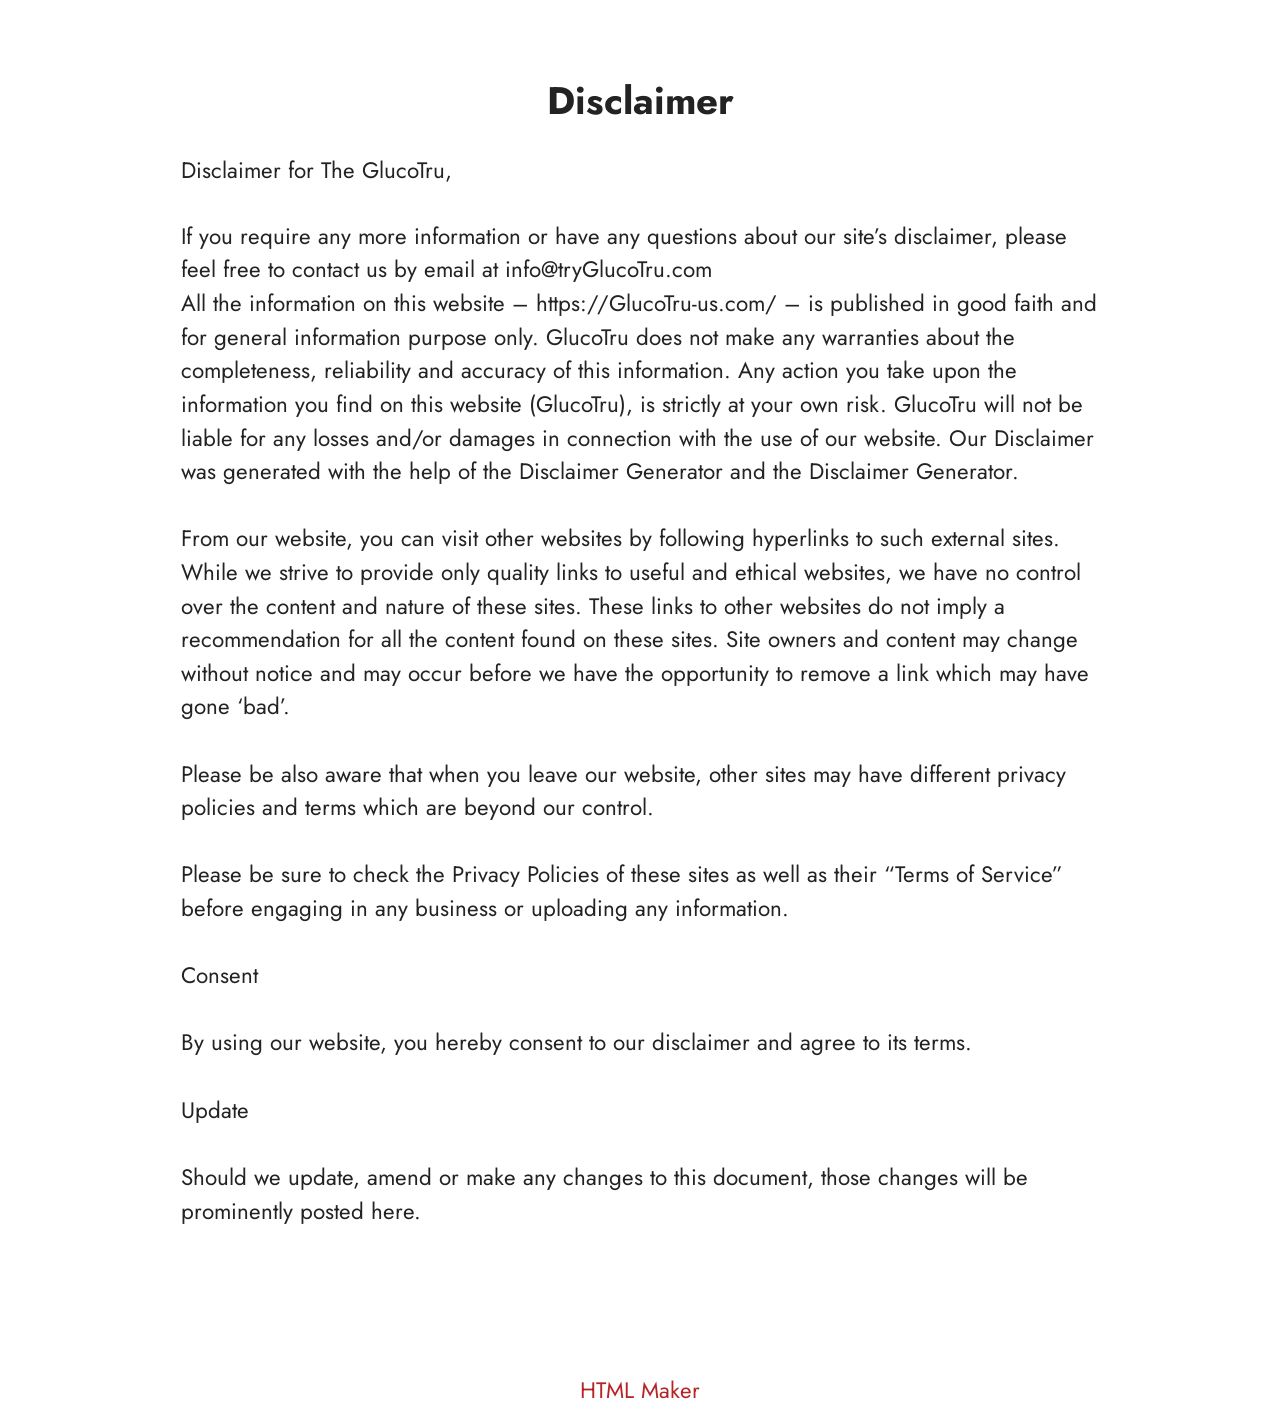
<file: Disclaimer.html>
<!DOCTYPE html>
<html  lang="en">
<head>
  <!-- Site made with Mobirise Website Builder v6.1.12, https://mobirise.com -->
  <meta charset="UTF-8">
  <meta http-equiv="X-UA-Compatible" content="IE=edge">
  <meta name="generator" content="Mobirise v6.1.12, mobirise.com">
  <meta name="twitter:card" content="summary_large_image"/>
  <meta name="twitter:image:src" content="https://www.mind-silence.com/Disclaimer.html">
  <meta property="og:image" content="https://www.mind-silence.com/Disclaimer.html">
  <meta name="twitter:title" content="Disclaimer">
  <meta name="viewport" content="width=device-width, initial-scale=1, minimum-scale=1">
  <link rel="shortcut icon" href="assets/images/main1-648x880-1.webp" type="image/x-icon">
  <meta name="description" content="Disclaimer For MindSilence">
  
  
  <title>Disclaimer</title>
  <link rel="stylesheet" href="assets/bootstrap/css/bootstrap.min.css">
  <link rel="stylesheet" href="assets/theme/css/style.css">
  <link rel="preload" href="https://fonts.googleapis.com/css?family=Jost:100,200,300,400,500,600,700,800,900,100i,200i,300i,400i,500i,600i,700i,800i,900i&display=swap" as="style" onload="this.onload=null;this.rel='stylesheet'">
  <noscript><link rel="stylesheet" href="https://fonts.googleapis.com/css?family=Jost:100,200,300,400,500,600,700,800,900,100i,200i,300i,400i,500i,600i,700i,800i,900i&display=swap"></noscript>
  <link rel="preload" as="style" href="assets/mobirise/css/mbr-additional.css?v=RfGmf8"><link rel="stylesheet" href="assets/mobirise/css/mbr-additional.css?v=RfGmf8" type="text/css">

  
  
  
</head>
<body>
  
  <section data-bs-version="5.1" class="content5 cid-tBuMj9hDkk" id="content5-1y">
    
    <div class="container">
        <div class="row justify-content-center">
            <div class="col-md-12 col-lg-10">
                <h3 class="mbr-section-title mbr-fonts-style mb-4 display-2">
                    <strong>Disclaimer</strong>
                </h3>
                <h4 class="mbr-section-subtitle mbr-fonts-style mb-4 display-5">Disclaimer for The GlucoTru,</h4>
                <p class="mbr-text mbr-fonts-style display-7">If you require any more information or have any questions about our site’s disclaimer, please feel free to contact us by email at info@tryGlucoTru.com
<br>All the information on this website – https://GlucoTru-us.com/ – is published in good faith and for general information purpose only. GlucoTru does not make any warranties about the completeness, reliability and accuracy of this information. Any action you take upon the information you find on this website (GlucoTru), is strictly at your own risk. GlucoTru will not be liable for any losses and/or damages in connection with the use of our website. Our Disclaimer was generated with the help of the Disclaimer Generator and the Disclaimer Generator.
<br>
<br>From our website, you can visit other websites by following hyperlinks to such external sites. While we strive to provide only quality links to useful and ethical websites, we have no control over the content and nature of these sites. These links to other websites do not imply a recommendation for all the content found on these sites. Site owners and content may change without notice and may occur before we have the opportunity to remove a link which may have gone ‘bad’.
<br>
<br>Please be also aware that when you leave our website, other sites may have different privacy policies and terms which are beyond our control.
<br>
<br>Please be sure to check the Privacy Policies of these sites as well as their “Terms of Service” before engaging in any business or uploading any information.
<br>
<br>Consent
<br>
<br>By using our website, you hereby consent to our disclaimer and agree to its terms.
<br>
<br>Update
<br>
<br>Should we update, amend or make any changes to this document, those changes will be prominently posted here.<br><br></p>
            </div>
        </div>
    </div>
</section><section class="display-7" style="padding: 0;align-items: center;justify-content: center;flex-wrap: wrap;    align-content: center;display: flex;position: relative;height: 4rem;"><a href="https://mobiri.se/4429519" style="flex: 1 1;height: 4rem;position: absolute;width: 100%;z-index: 1;"><img alt="" style="height: 4rem;" src="[data-uri]"></a><p style="margin: 0;text-align: center;" class="display-7">&#8204;</p><a style="z-index:1" href="https://mobirise.com/html-builder.html">HTML Maker</a></section><script src="assets/bootstrap/js/bootstrap.bundle.min.js"></script>  <script src="assets/smoothscroll/smooth-scroll.js"></script>  <script src="assets/ytplayer/index.js"></script>  <script src="assets/theme/js/script.js"></script>  
  
  
</body>
</html>
</file>
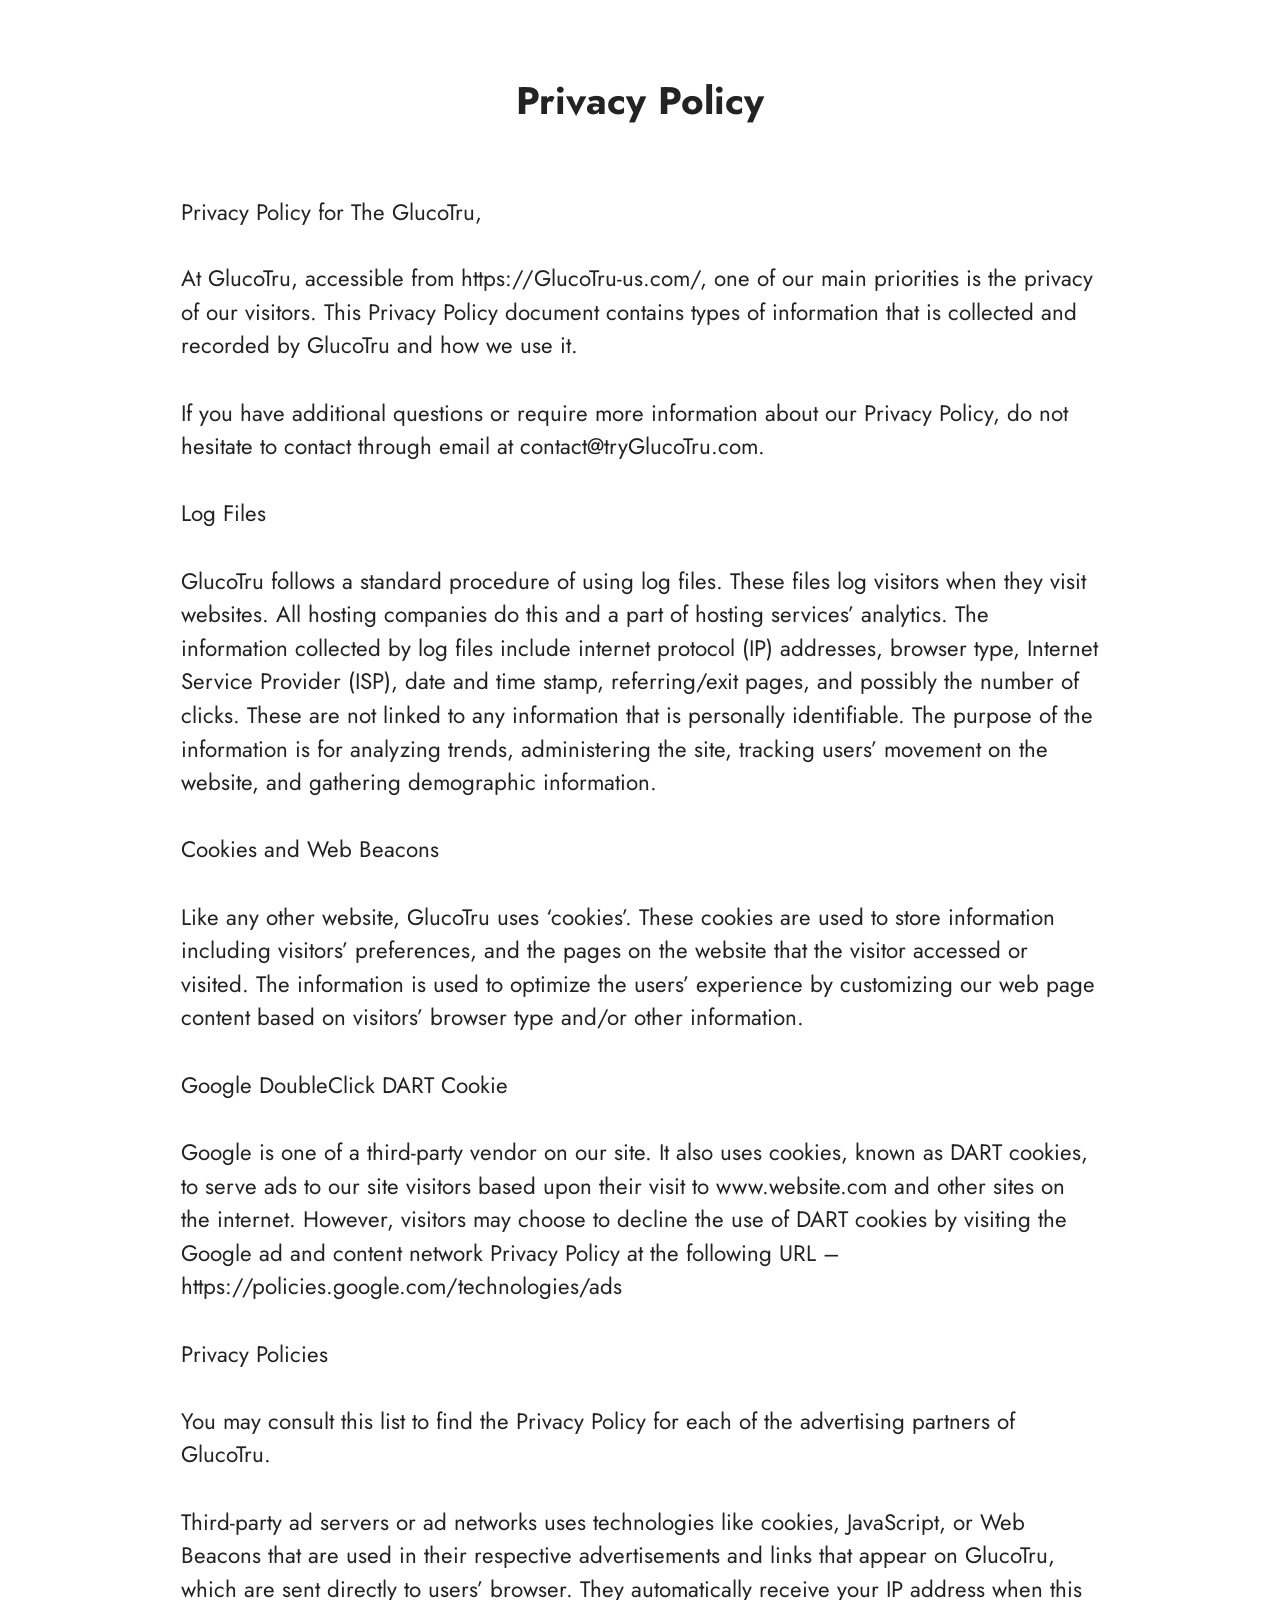
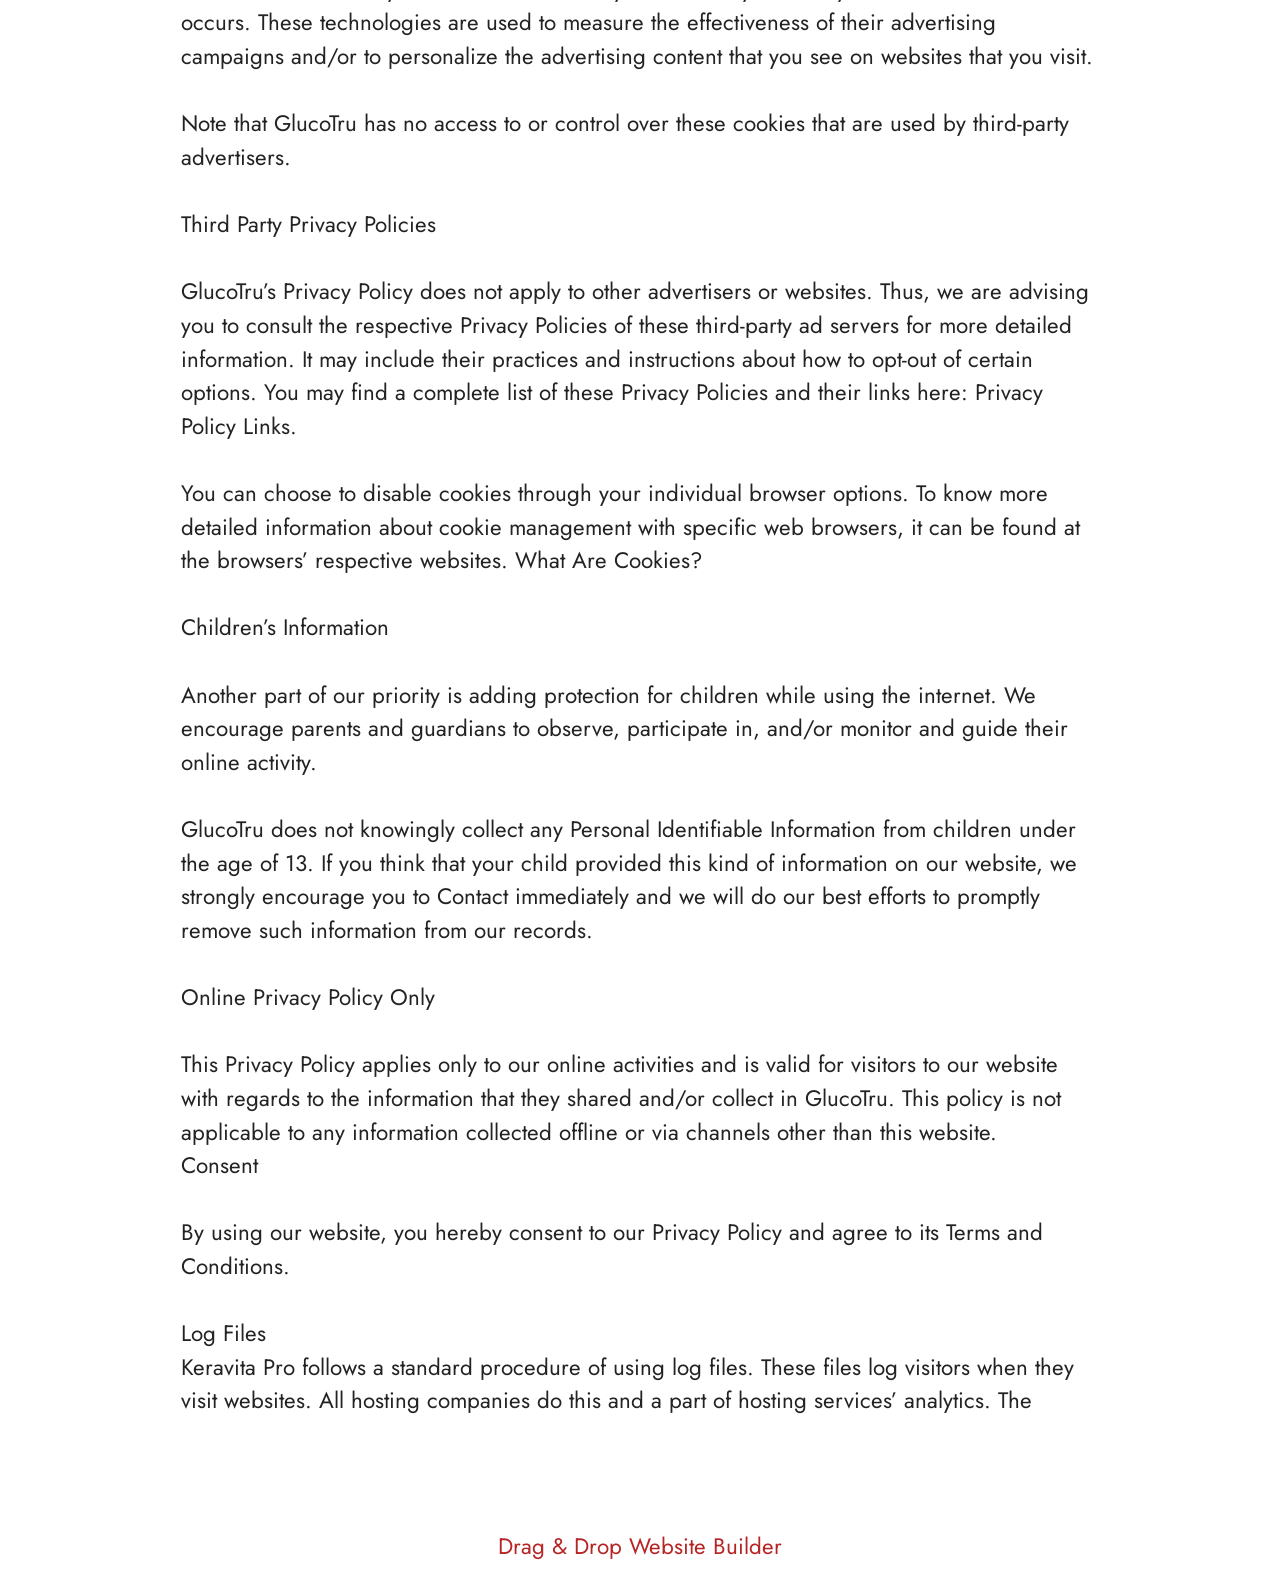
<file: privacy-policy.html>
<!DOCTYPE html>
<html  lang="en">
<head>
  <!-- Site made with Mobirise Website Builder v6.1.12, https://mobirise.com -->
  <meta charset="UTF-8">
  <meta http-equiv="X-UA-Compatible" content="IE=edge">
  <meta name="generator" content="Mobirise v6.1.12, mobirise.com">
  <meta name="twitter:card" content="summary_large_image"/>
  <meta name="twitter:image:src" content="https://getmindsilence.com/byg/privacy.php">
  <meta property="og:image" content="https://getmindsilence.com/byg/privacy.php">
  <meta name="twitter:title" content="Privacy Policy">
  <meta name="viewport" content="width=device-width, initial-scale=1, minimum-scale=1">
  <link rel="shortcut icon" href="assets/images/main1-648x880-1.webp" type="image/x-icon">
  <meta name="description" content="Privacy Policy For MindSilence">
  
  
  <title>Privacy Policy</title>
  <link rel="stylesheet" href="assets/bootstrap/css/bootstrap.min.css">
  <link rel="stylesheet" href="assets/theme/css/style.css">
  <link rel="preload" href="https://fonts.googleapis.com/css?family=Jost:100,200,300,400,500,600,700,800,900,100i,200i,300i,400i,500i,600i,700i,800i,900i&display=swap" as="style" onload="this.onload=null;this.rel='stylesheet'">
  <noscript><link rel="stylesheet" href="https://fonts.googleapis.com/css?family=Jost:100,200,300,400,500,600,700,800,900,100i,200i,300i,400i,500i,600i,700i,800i,900i&display=swap"></noscript>
  <link rel="preload" as="style" href="assets/mobirise/css/mbr-additional.css?v=gUjM3m"><link rel="stylesheet" href="assets/mobirise/css/mbr-additional.css?v=gUjM3m" type="text/css">

  
  
  
</head>
<body>
  
  <section data-bs-version="5.1" class="content5 cid-tBuMPzdHFY" id="content5-1z">
    
    <div class="container">
        <div class="row justify-content-center">
            <div class="col-md-12 col-lg-10">
                <h3 class="mbr-section-title mbr-fonts-style mb-4 display-2"><strong>Privacy Policy
</strong><div><strong><br></strong></div></h3>
                <h4 class="mbr-section-subtitle mbr-fonts-style mb-4 display-5">Privacy Policy for The GlucoTru,</h4>
                <p class="mbr-text mbr-fonts-style display-7">At GlucoTru, accessible from https://GlucoTru-us.com/, one of our main priorities is the privacy of our visitors. This Privacy Policy document contains types of information that is collected and recorded by GlucoTru and how we use it.
<br>
<br>If you have additional questions or require more information about our Privacy Policy, do not hesitate to contact through email at contact@tryGlucoTru.com.
<br>
<br>Log Files
<br>
<br>GlucoTru follows a standard procedure of using log files. These files log visitors when they visit websites. All hosting companies do this and a part of hosting services’ analytics. The information collected by log files include internet protocol (IP) addresses, browser type, Internet Service Provider (ISP), date and time stamp, referring/exit pages, and possibly the number of clicks. These are not linked to any information that is personally identifiable. The purpose of the information is for analyzing trends, administering the site, tracking users’ movement on the website, and gathering demographic information.
<br>
<br>Cookies and Web Beacons
<br>
<br>Like any other website, GlucoTru uses ‘cookies’. These cookies are used to store information including visitors’ preferences, and the pages on the website that the visitor accessed or visited. The information is used to optimize the users’ experience by customizing our web page content based on visitors’ browser type and/or other information.
<br>
<br>Google DoubleClick DART Cookie
<br>
<br>Google is one of a third-party vendor on our site. It also uses cookies, known as DART cookies, to serve ads to our site visitors based upon their visit to www.website.com and other sites on the internet. However, visitors may choose to decline the use of DART cookies by visiting the Google ad and content network Privacy Policy at the following URL – https://policies.google.com/technologies/ads
<br>
<br>Privacy Policies
<br>
<br>You may consult this list to find the Privacy Policy for each of the advertising partners of GlucoTru.
<br>
<br>Third-party ad servers or ad networks uses technologies like cookies, JavaScript, or Web Beacons that are used in their respective advertisements and links that appear on GlucoTru, which are sent directly to users’ browser. They automatically receive your IP address when this occurs. These technologies are used to measure the effectiveness of their advertising campaigns and/or to personalize the advertising content that you see on websites that you visit.
<br>
<br>Note that GlucoTru has no access to or control over these cookies that are used by third-party advertisers.
<br>
<br>Third Party Privacy Policies
<br>
<br>GlucoTru’s Privacy Policy does not apply to other advertisers or websites. Thus, we are advising you to consult the respective Privacy Policies of these third-party ad servers for more detailed information. It may include their practices and instructions about how to opt-out of certain options. You may find a complete list of these Privacy Policies and their links here: Privacy Policy Links.
<br>
<br>You can choose to disable cookies through your individual browser options. To know more detailed information about cookie management with specific web browsers, it can be found at the browsers’ respective websites. What Are Cookies?
<br>
<br>Children’s Information
<br>
<br>Another part of our priority is adding protection for children while using the internet. We encourage parents and guardians to observe, participate in, and/or monitor and guide their online activity.
<br>
<br>GlucoTru does not knowingly collect any Personal Identifiable Information from children under the age of 13. If you think that your child provided this kind of information on our website, we strongly encourage you to Contact immediately and we will do our best efforts to promptly remove such information from our records.
<br>
<br>Online Privacy Policy Only
<br>
<br>This Privacy Policy applies only to our online activities and is valid for visitors to our website with regards to the information that they shared and/or collect in GlucoTru. This policy is not applicable to any information collected offline or via channels other than this website.
<br>Consent
<br>
<br>By using our website, you hereby consent to our Privacy Policy and agree to its Terms and Conditions.<br>
<br>Log Files
<br>Keravita Pro follows a standard procedure of using log files. These files log visitors when they visit websites. All hosting companies do this and a part of hosting services’ analytics. The&nbsp;</p>
            </div>
        </div>
    </div>
</section><section class="display-7" style="padding: 0;align-items: center;justify-content: center;flex-wrap: wrap;    align-content: center;display: flex;position: relative;height: 4rem;"><a href="https://mobiri.se/4429519" style="flex: 1 1;height: 4rem;position: absolute;width: 100%;z-index: 1;"><img alt="" style="height: 4rem;" src="[data-uri]"></a><p style="margin: 0;text-align: center;" class="display-7">&#8204;</p><a style="z-index:1" href="https://mobirise.com/drag-drop-website-builder.html">Drag & Drop Website Builder</a></section><script src="assets/bootstrap/js/bootstrap.bundle.min.js"></script>  <script src="assets/smoothscroll/smooth-scroll.js"></script>  <script src="assets/ytplayer/index.js"></script>  <script src="assets/theme/js/script.js"></script>  
  
  
</body>
</html>
</file>
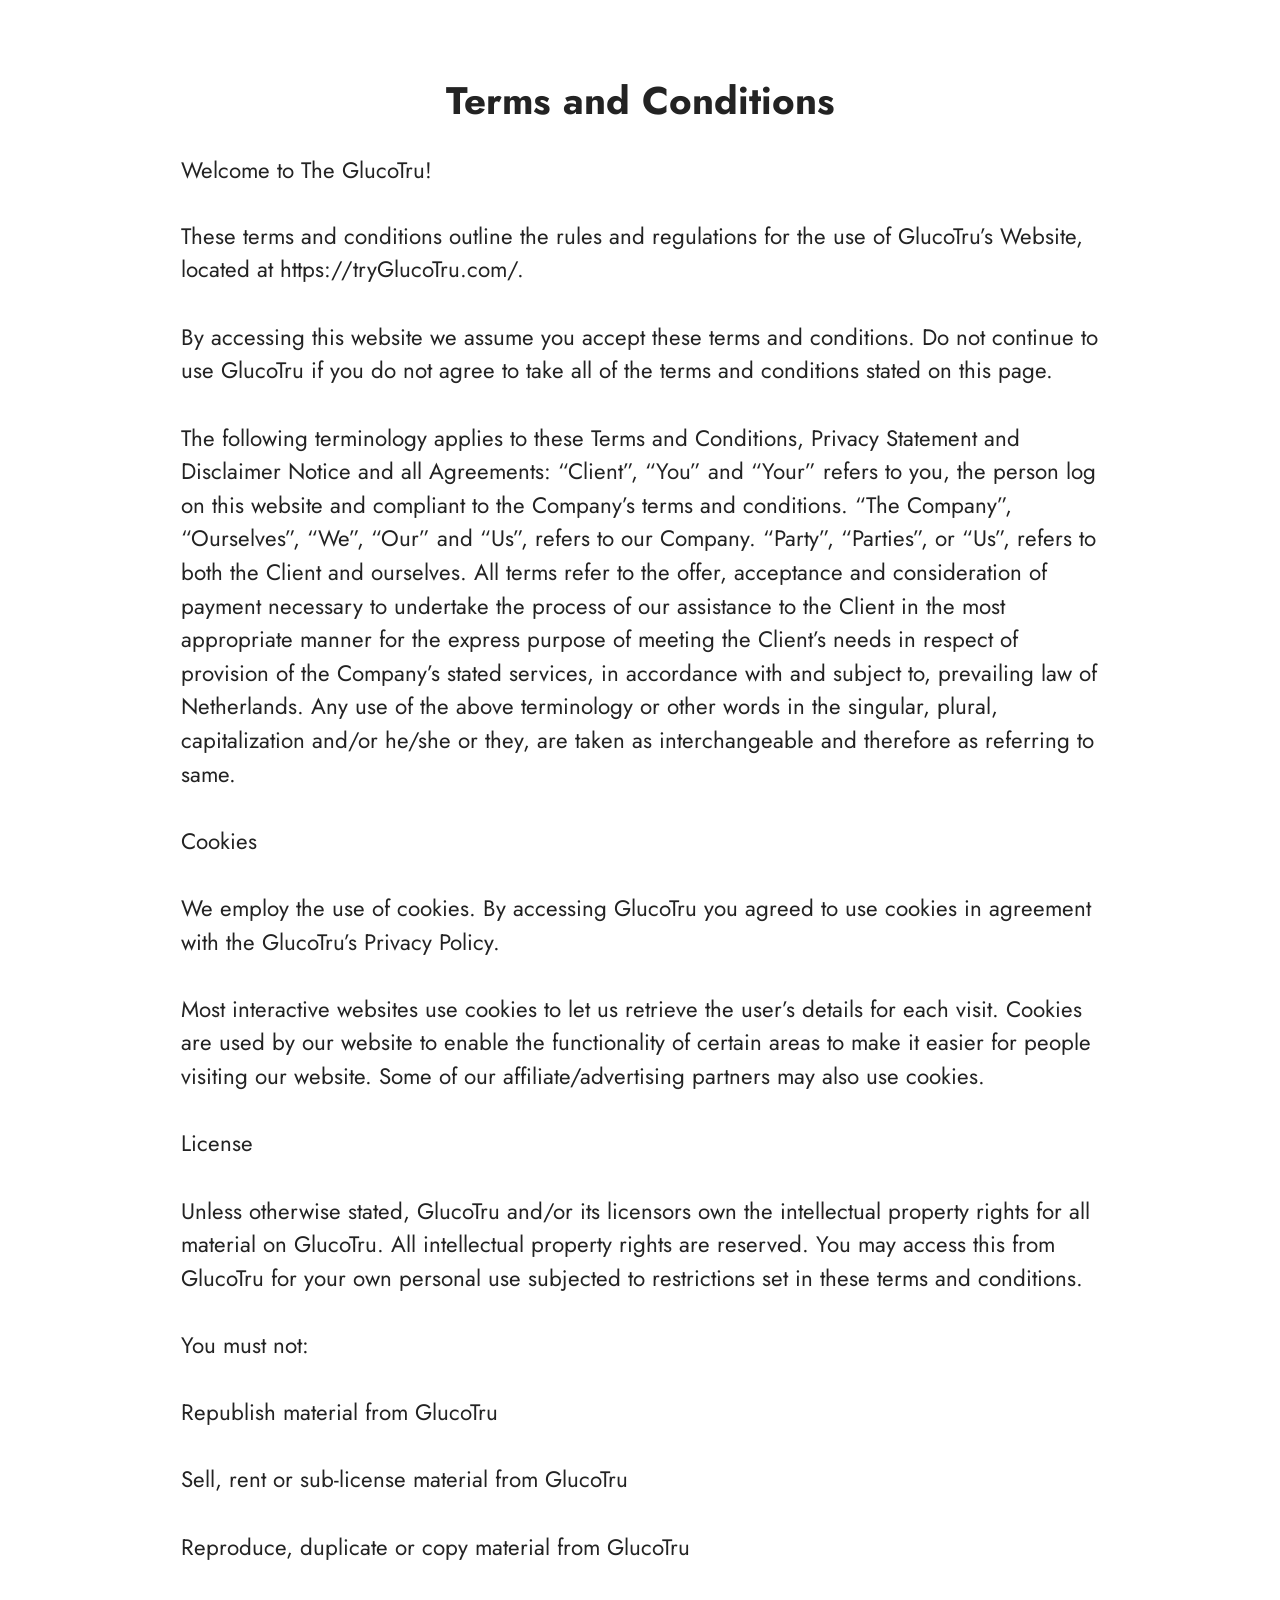
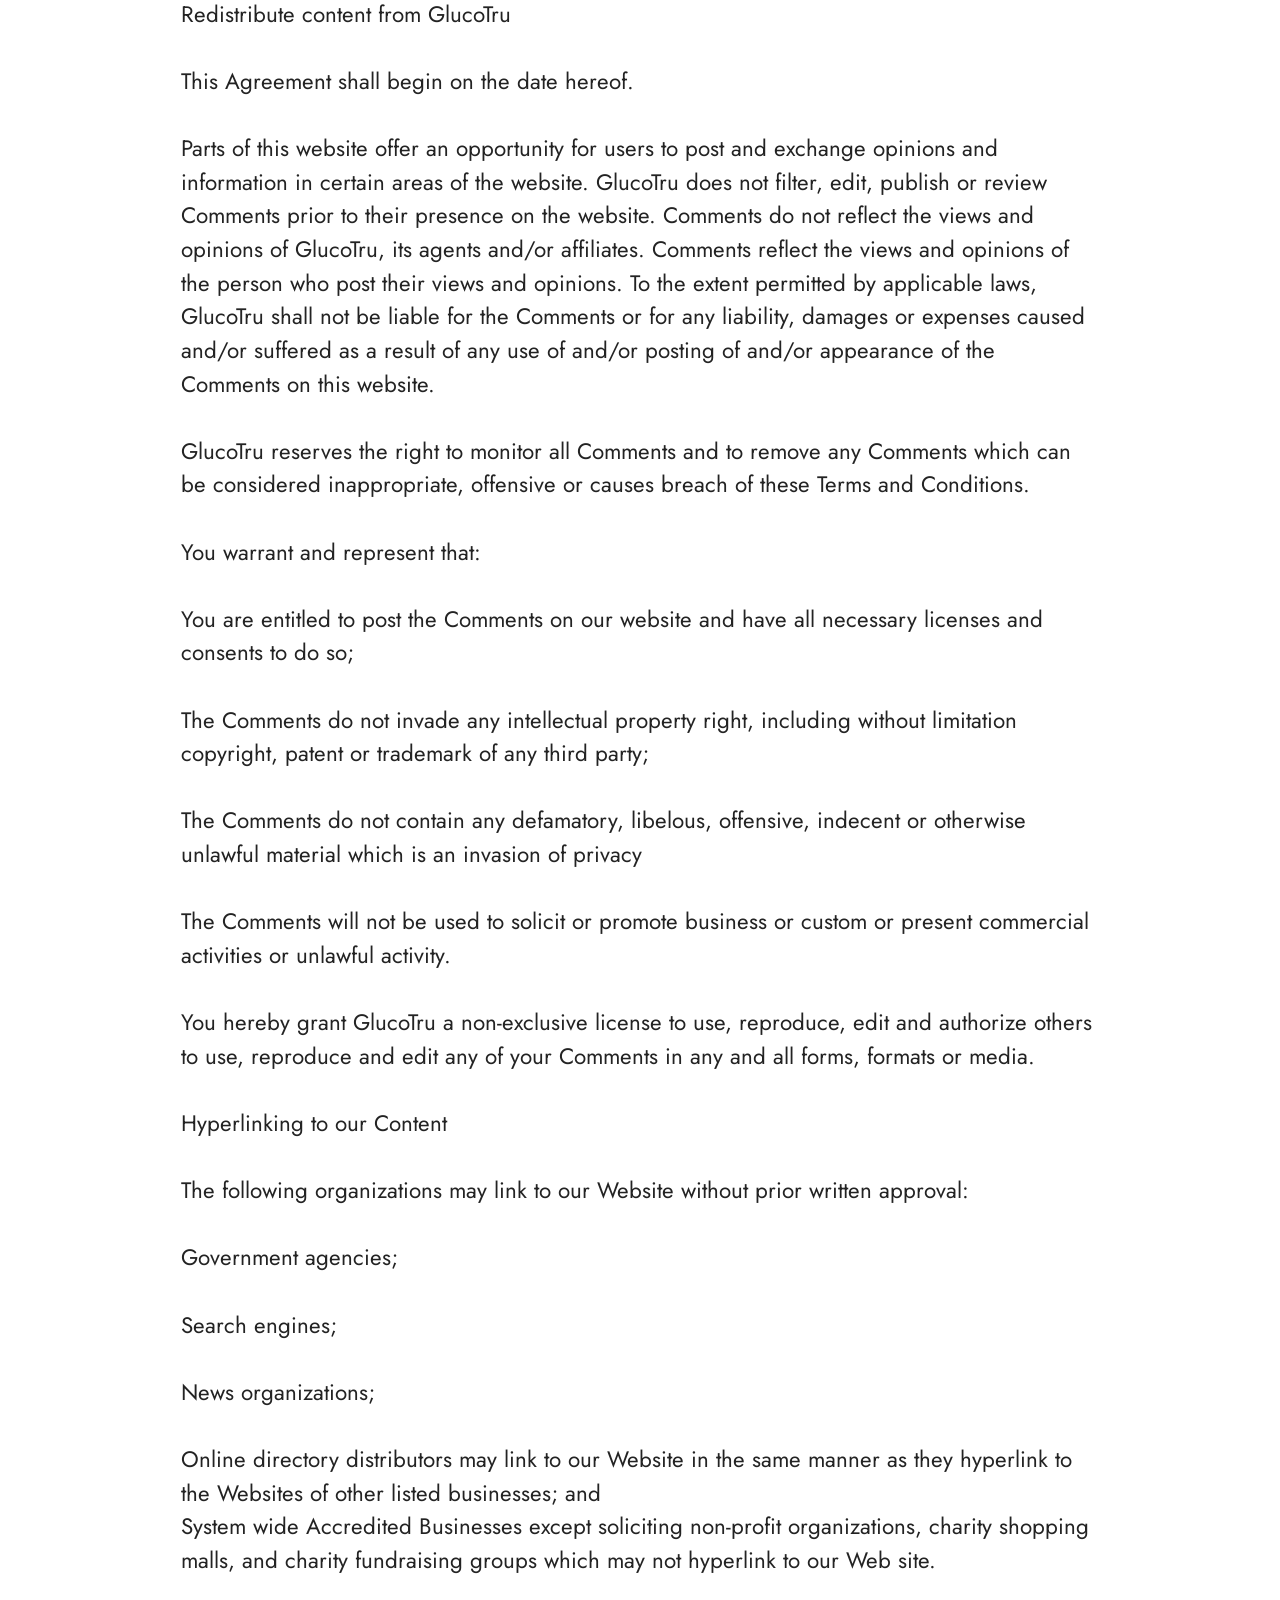
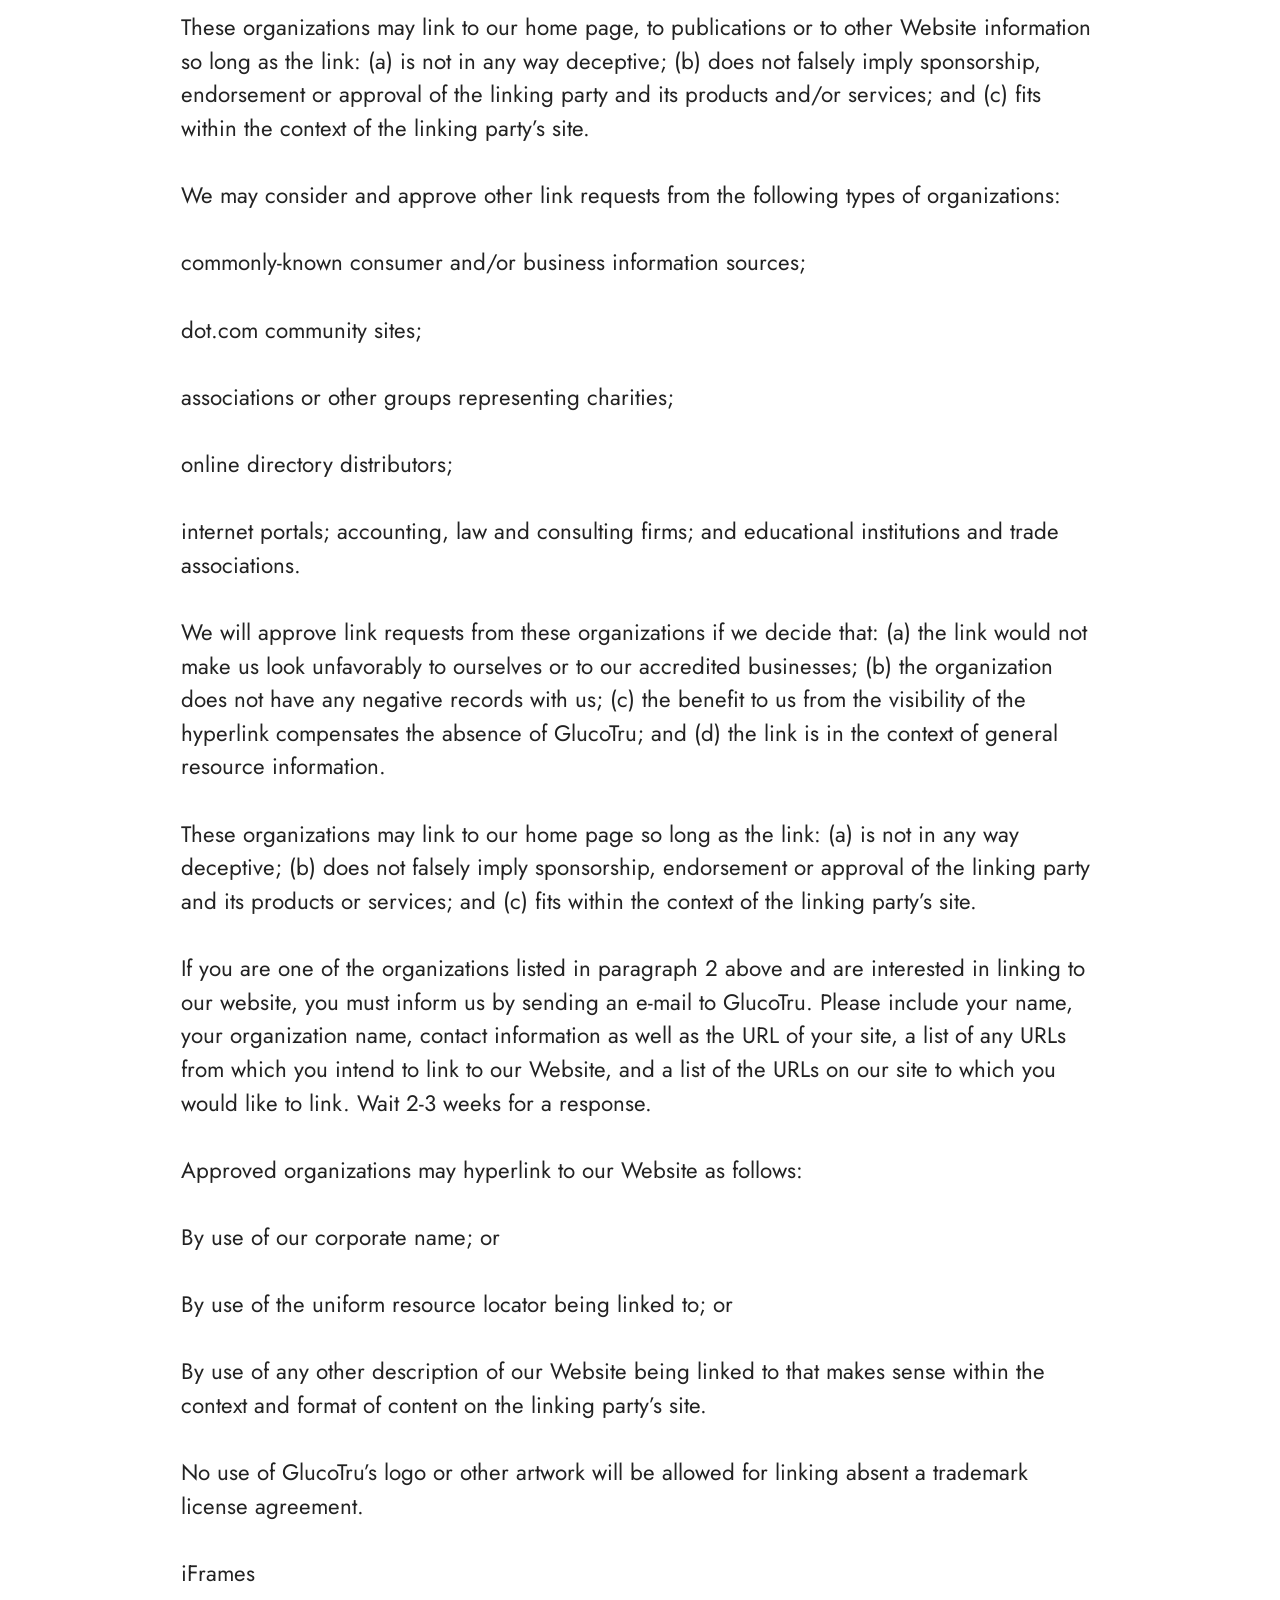
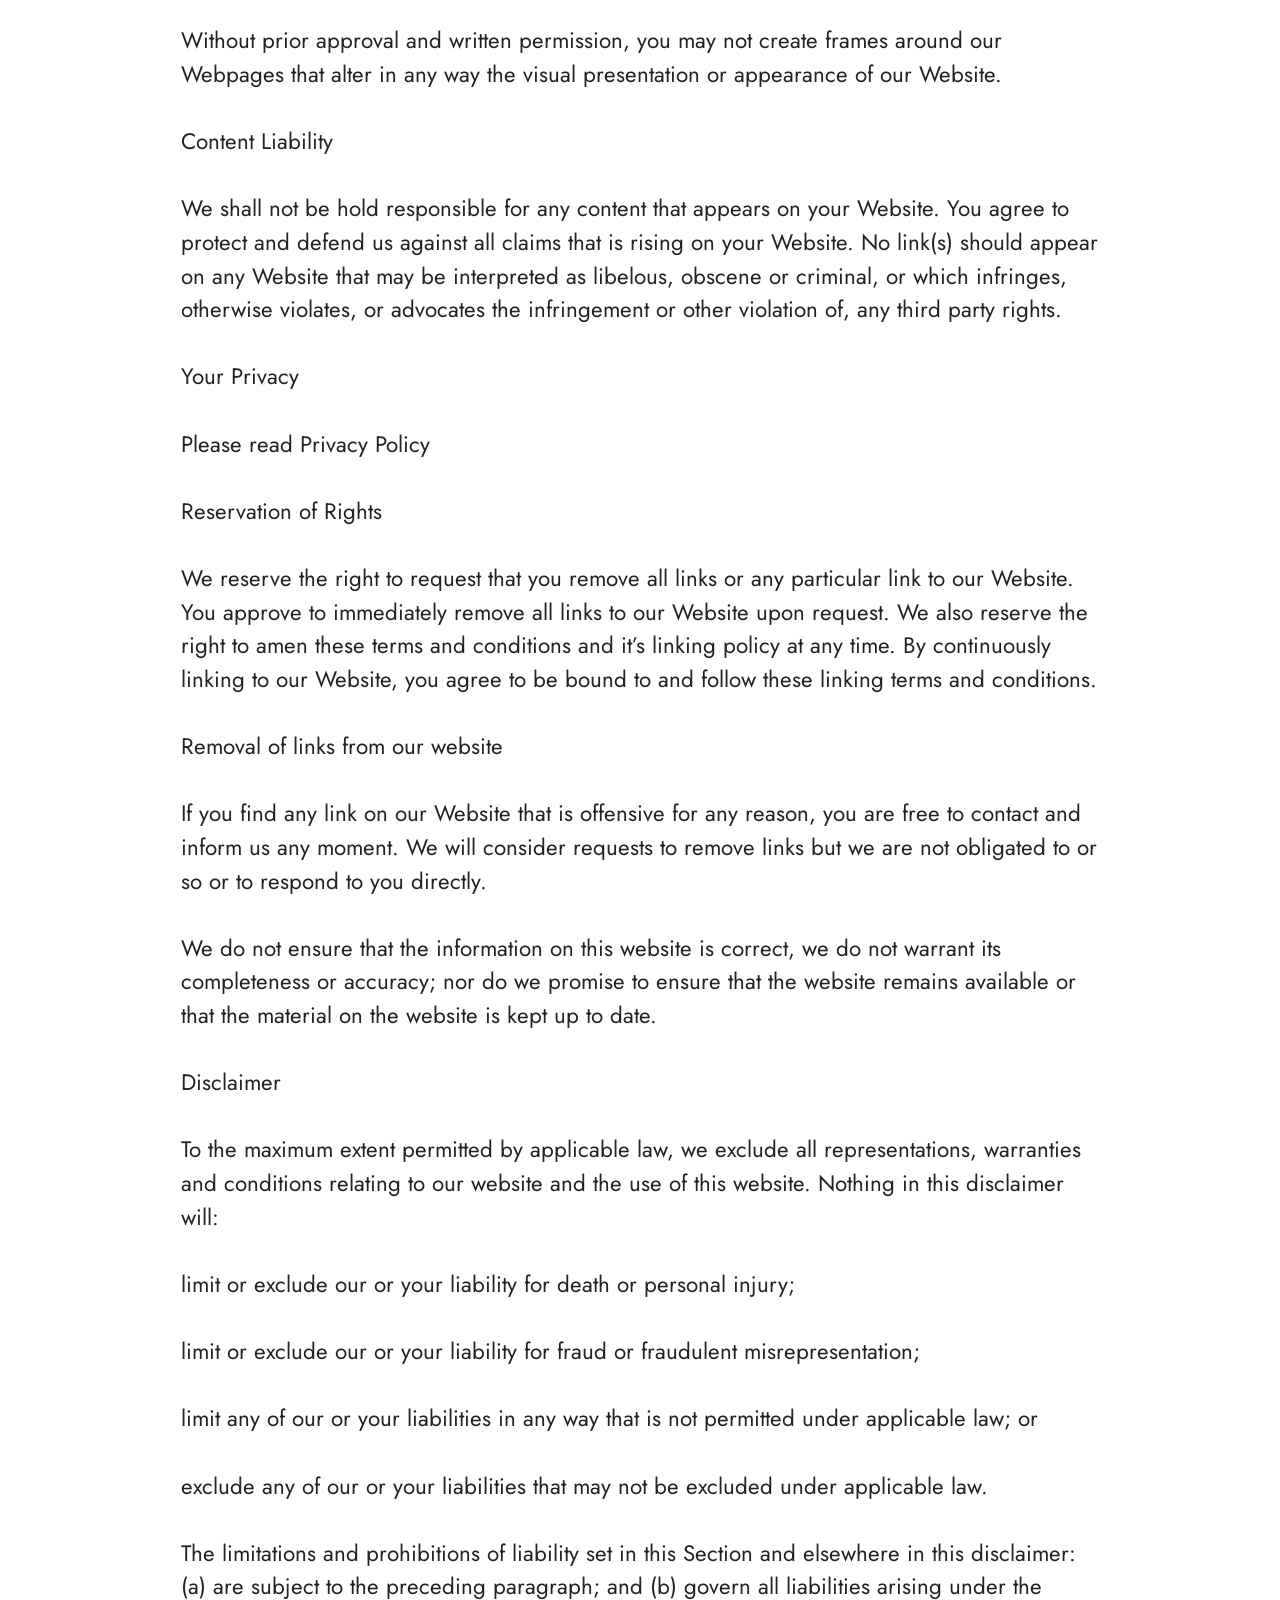
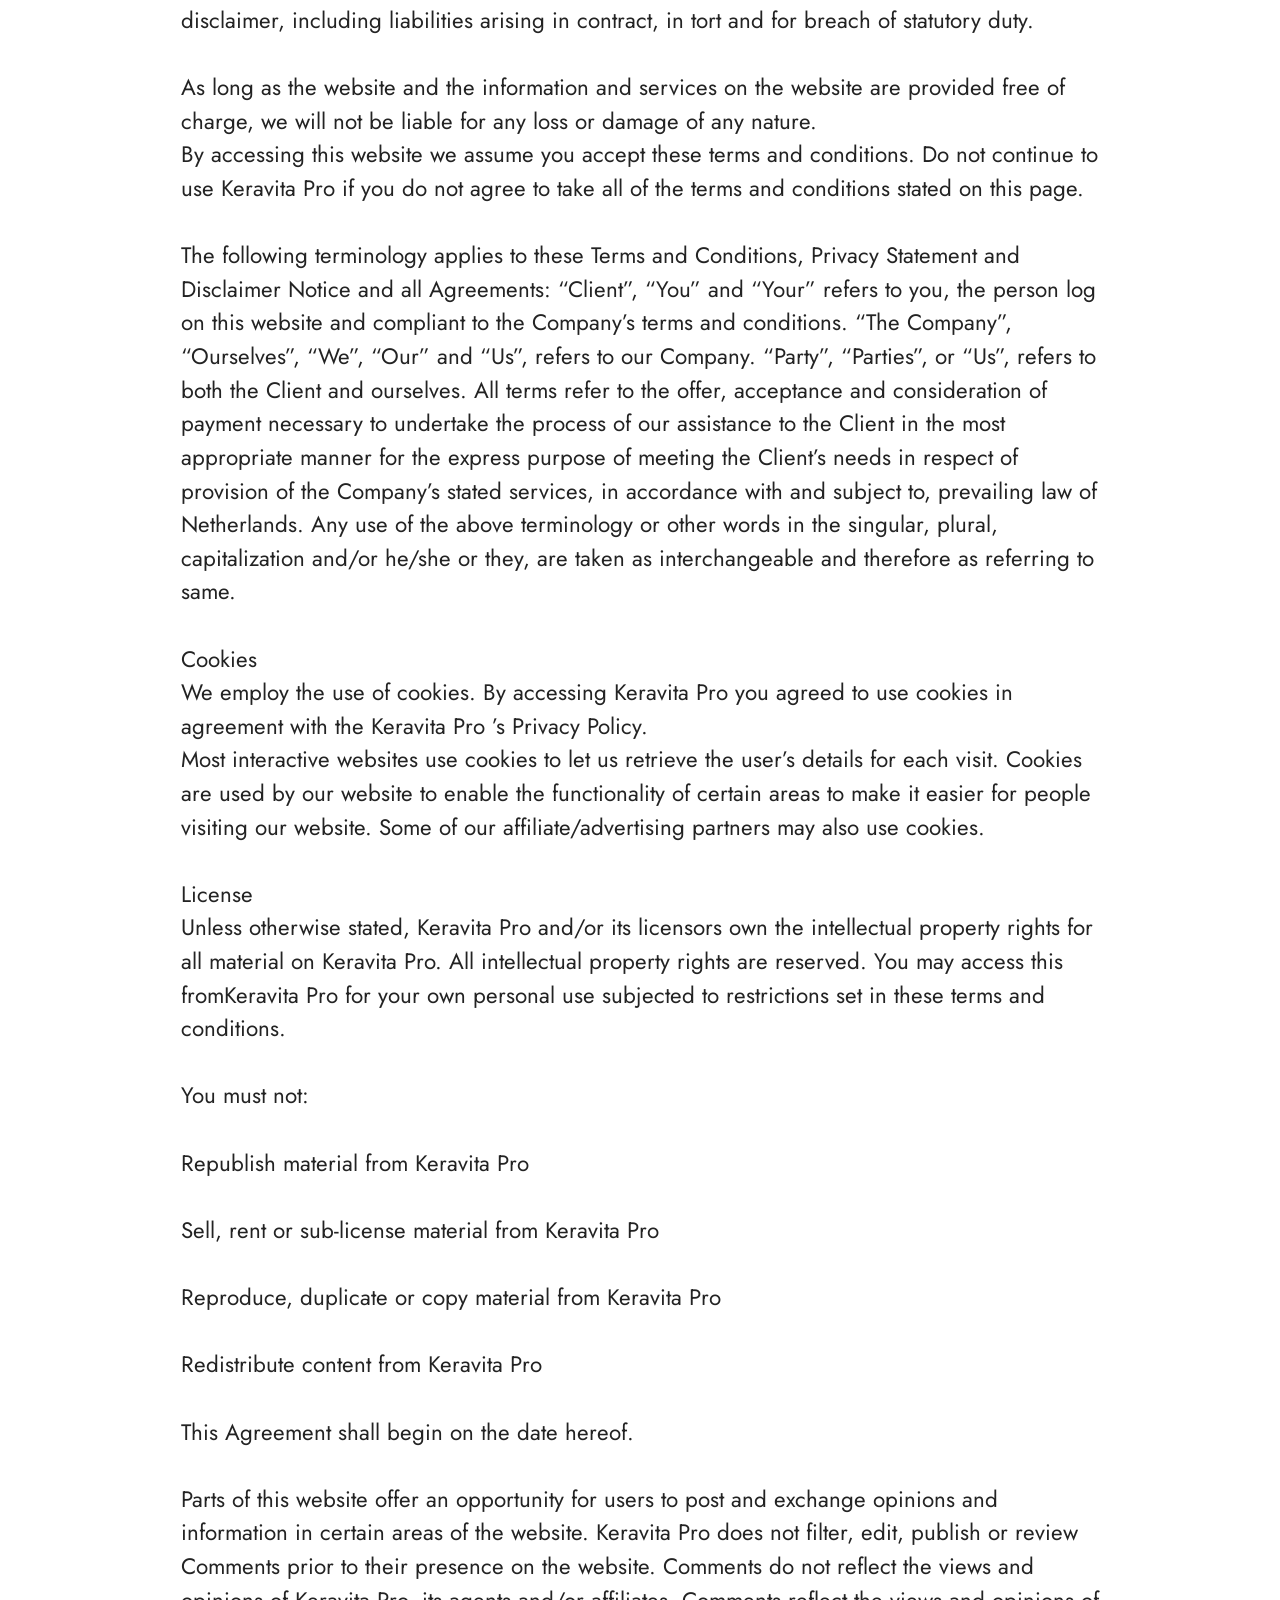
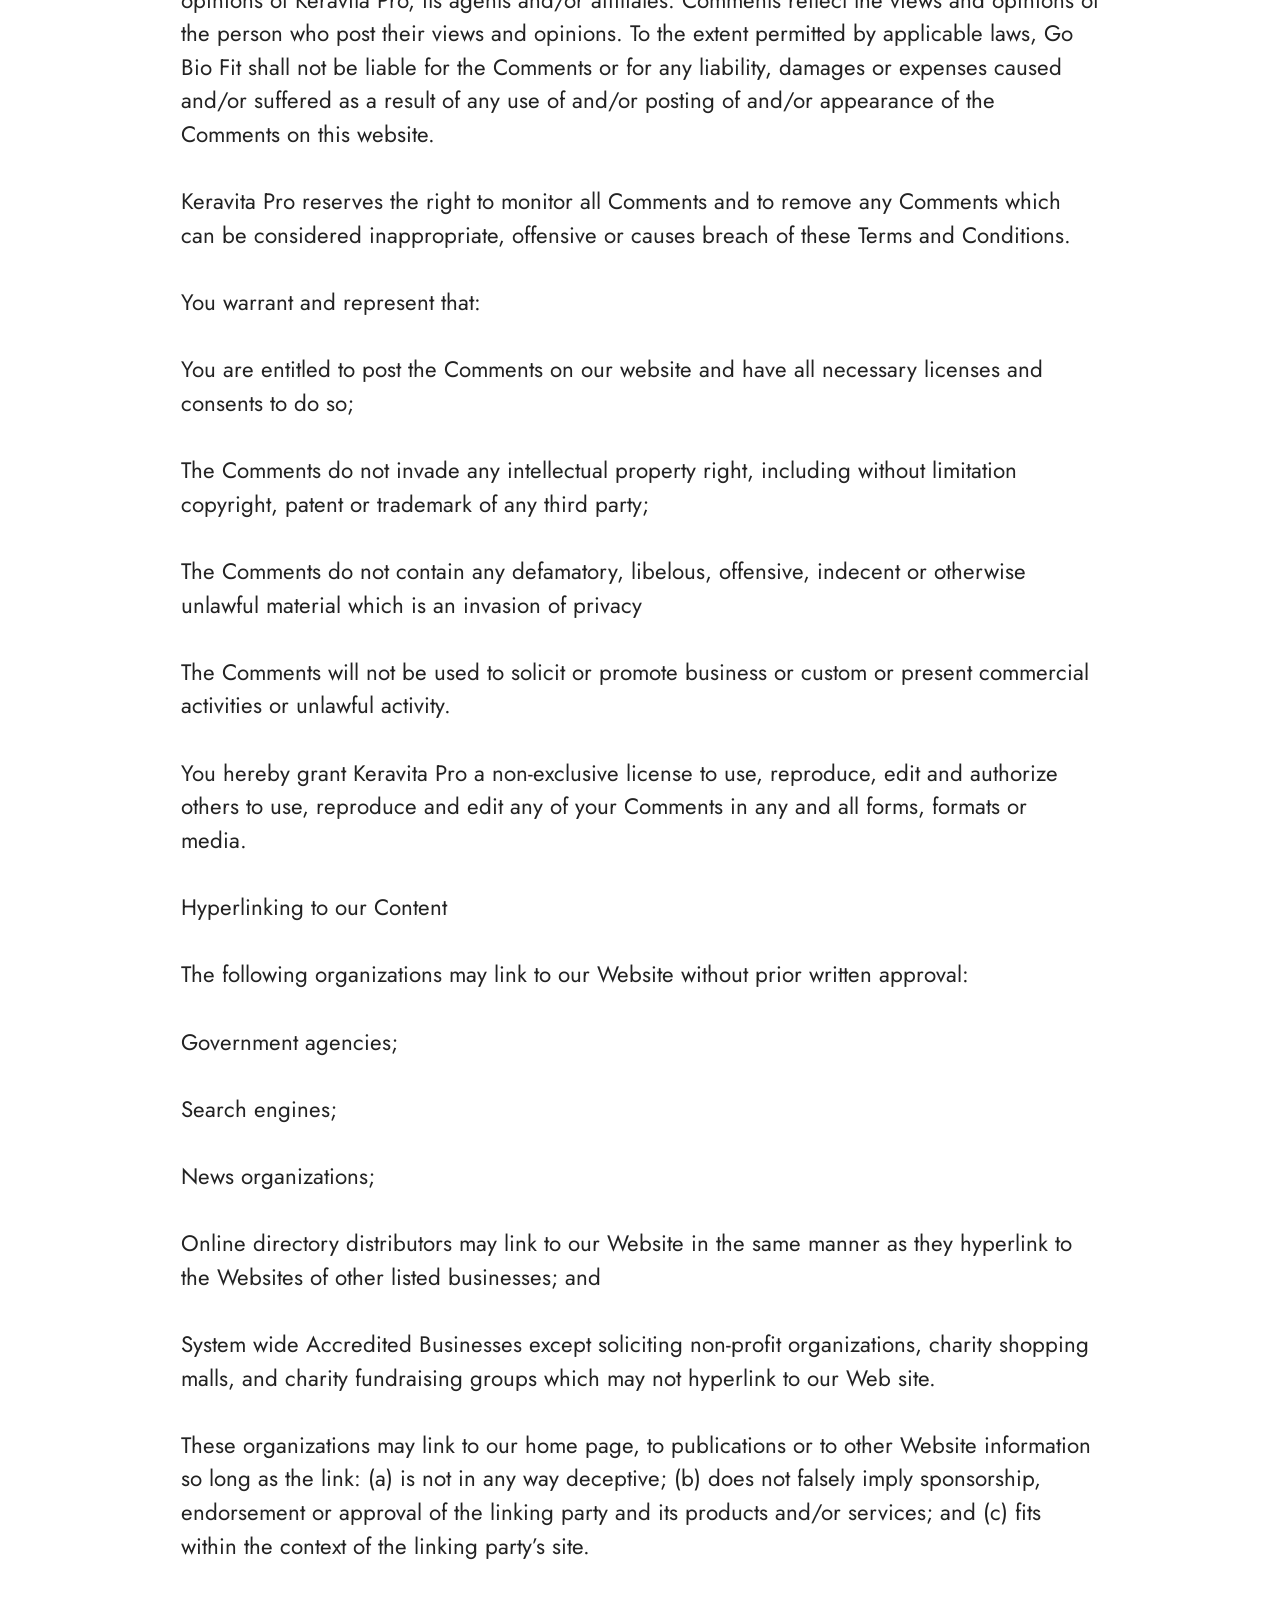
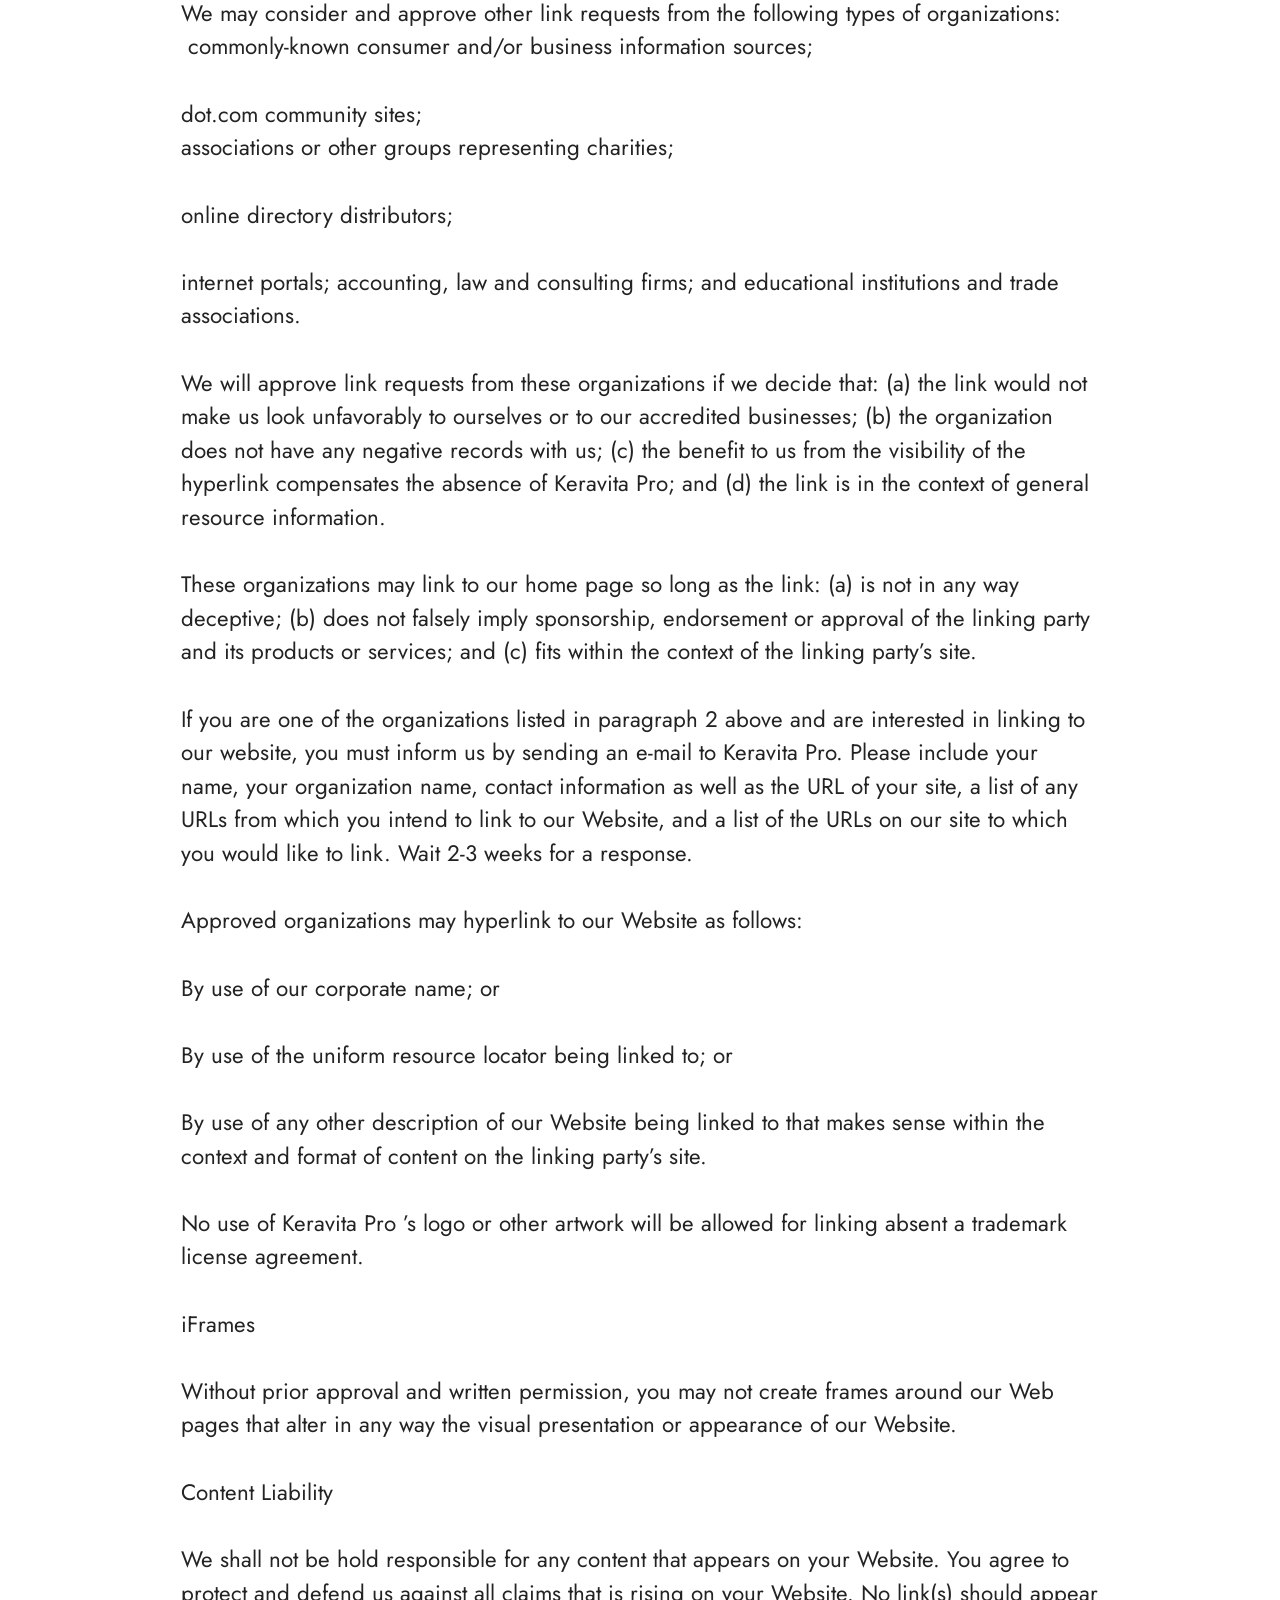
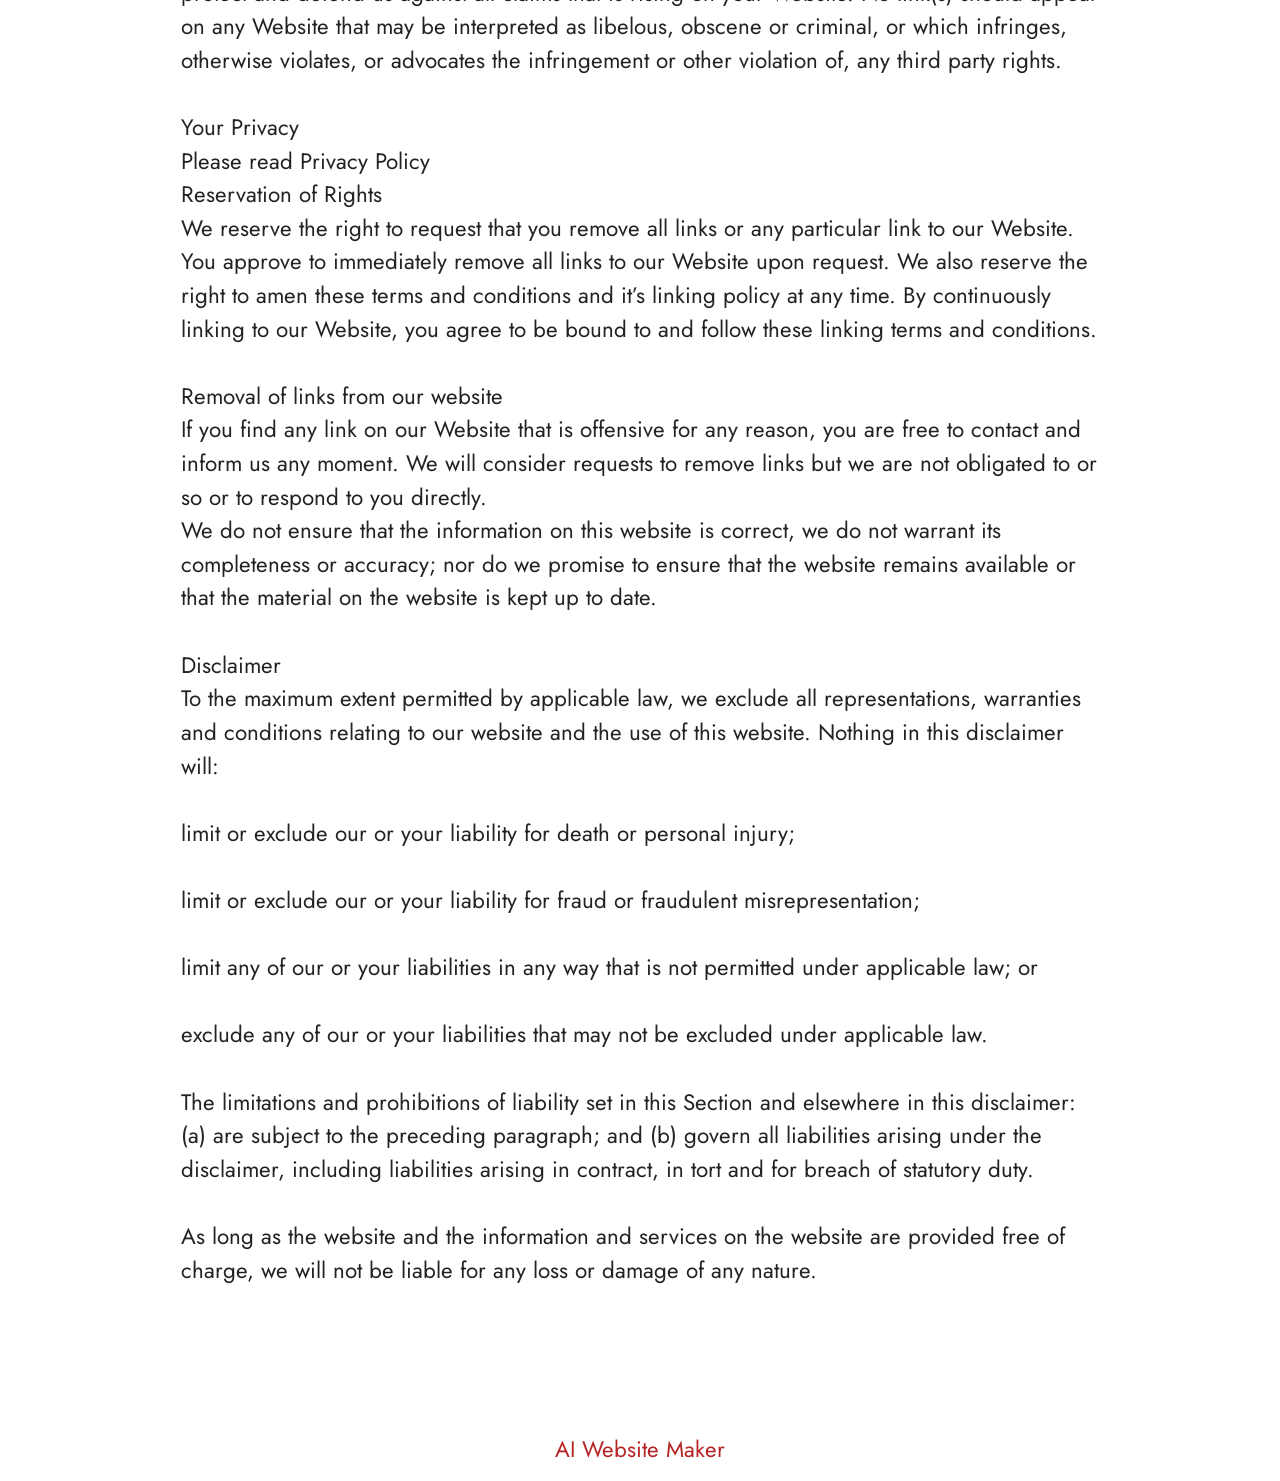
<file: Terms.html>
<!DOCTYPE html>
<html  lang="en">
<head>
  <!-- Site made with Mobirise Website Builder v6.1.12, https://mobirise.com -->
  <meta charset="UTF-8">
  <meta http-equiv="X-UA-Compatible" content="IE=edge">
  <meta name="generator" content="Mobirise v6.1.12, mobirise.com">
  <meta name="twitter:card" content="summary_large_image"/>
  <meta name="twitter:image:src" content="https://getmindsilence.com/byg/terms.php">
  <meta property="og:image" content="https://getmindsilence.com/byg/terms.php">
  <meta name="twitter:title" content="Terms">
  <meta name="viewport" content="width=device-width, initial-scale=1, minimum-scale=1">
  <link rel="shortcut icon" href="assets/images/main1-648x880-1.webp" type="image/x-icon">
  <meta name="description" content="Terms For MindSilence">
  
  
  <title>Terms</title>
  <link rel="stylesheet" href="assets/bootstrap/css/bootstrap.min.css">
  <link rel="stylesheet" href="assets/theme/css/style.css">
  <link rel="preload" href="https://fonts.googleapis.com/css?family=Jost:100,200,300,400,500,600,700,800,900,100i,200i,300i,400i,500i,600i,700i,800i,900i&display=swap" as="style" onload="this.onload=null;this.rel='stylesheet'">
  <noscript><link rel="stylesheet" href="https://fonts.googleapis.com/css?family=Jost:100,200,300,400,500,600,700,800,900,100i,200i,300i,400i,500i,600i,700i,800i,900i&display=swap"></noscript>
  <link rel="preload" as="style" href="assets/mobirise/css/mbr-additional.css?v=14qayA"><link rel="stylesheet" href="assets/mobirise/css/mbr-additional.css?v=14qayA" type="text/css">

  
  
  
</head>
<body>
  
  <section data-bs-version="5.1" class="content5 cid-tBuOj1XZ1f" id="content5-20">
    
    <div class="container">
        <div class="row justify-content-center">
            <div class="col-md-12 col-lg-10">
                <h3 class="mbr-section-title mbr-fonts-style mb-4 display-2"><strong>Terms and Conditions</strong></h3>
                <h4 class="mbr-section-subtitle mbr-fonts-style mb-4 display-5">Welcome to The GlucoTru!</h4>
                <p class="mbr-text mbr-fonts-style display-7">These terms and conditions outline the rules and regulations for the use of GlucoTru’s Website, located at https://tryGlucoTru.com/.
<br>
<br>By accessing this website we assume you accept these terms and conditions. Do not continue to use GlucoTru if you do not agree to take all of the terms and conditions stated on this page.
<br>
<br>The following terminology applies to these Terms and Conditions, Privacy Statement and Disclaimer Notice and all Agreements: “Client”, “You” and “Your” refers to you, the person log on this website and compliant to the Company’s terms and conditions. “The Company”, “Ourselves”, “We”, “Our” and “Us”, refers to our Company. “Party”, “Parties”, or “Us”, refers to both the Client and ourselves. All terms refer to the offer, acceptance and consideration of payment necessary to undertake the process of our assistance to the Client in the most appropriate manner for the express purpose of meeting the Client’s needs in respect of provision of the Company’s stated services, in accordance with and subject to, prevailing law of Netherlands. Any use of the above terminology or other words in the singular, plural, capitalization and/or he/she or they, are taken as interchangeable and therefore as referring to same.
<br>
<br>Cookies
<br>
<br>We employ the use of cookies. By accessing GlucoTru you agreed to use cookies in agreement with the GlucoTru’s Privacy Policy.
<br>
<br>Most interactive websites use cookies to let us retrieve the user’s details for each visit. Cookies are used by our website to enable the functionality of certain areas to make it easier for people visiting our website. Some of our affiliate/advertising partners may also use cookies.
<br>
<br>License
<br>
<br>Unless otherwise stated, GlucoTru and/or its licensors own the intellectual property rights for all material on GlucoTru. All intellectual property rights are reserved. You may access this from GlucoTru for your own personal use subjected to restrictions set in these terms and conditions.
<br>
<br>You must not:
<br>
<br>Republish material from GlucoTru
<br>
<br>Sell, rent or sub-license material from GlucoTru
<br>
<br>Reproduce, duplicate or copy material from GlucoTru
<br>
<br>Redistribute content from GlucoTru
<br>
<br>This Agreement shall begin on the date hereof.
<br>
<br>Parts of this website offer an opportunity for users to post and exchange opinions and information in certain areas of the website. GlucoTru does not filter, edit, publish or review Comments prior to their presence on the website. Comments do not reflect the views and opinions of GlucoTru, its agents and/or affiliates. Comments reflect the views and opinions of the person who post their views and opinions. To the extent permitted by applicable laws, GlucoTru shall not be liable for the Comments or for any liability, damages or expenses caused and/or suffered as a result of any use of and/or posting of and/or appearance of the Comments on this website.
<br>
<br>GlucoTru reserves the right to monitor all Comments and to remove any Comments which can be considered inappropriate, offensive or causes breach of these Terms and Conditions.
<br>
<br>You warrant and represent that:
<br>
<br>You are entitled to post the Comments on our website and have all necessary licenses and consents to do so;
<br>
<br>The Comments do not invade any intellectual property right, including without limitation copyright, patent or trademark of any third party;
<br>
<br>The Comments do not contain any defamatory, libelous, offensive, indecent or otherwise unlawful material which is an invasion of privacy
<br>
<br>The Comments will not be used to solicit or promote business or custom or present commercial activities or unlawful activity.
<br>
<br>You hereby grant GlucoTru a non-exclusive license to use, reproduce, edit and authorize others to use, reproduce and edit any of your Comments in any and all forms, formats or media.
<br>
<br>Hyperlinking to our Content
<br>
<br>The following organizations may link to our Website without prior written approval:
<br>
<br>Government agencies;
<br>
<br>Search engines;
<br>
<br>News organizations;
<br>
<br>Online directory distributors may link to our Website in the same manner as they hyperlink to the Websites of other listed businesses; and
<br>System wide Accredited Businesses except soliciting non-profit organizations, charity shopping malls, and charity fundraising groups which may not hyperlink to our Web site.
<br>
<br>These organizations may link to our home page, to publications or to other Website information so long as the link: (a) is not in any way deceptive; (b) does not falsely imply sponsorship, endorsement or approval of the linking party and its products and/or services; and (c) fits within the context of the linking party’s site.
<br>
<br>We may consider and approve other link requests from the following types of organizations:
<br>
<br>commonly-known consumer and/or business information sources;
<br>
<br>dot.com community sites;
<br>
<br>associations or other groups representing charities;
<br>
<br>online directory distributors;
<br>
<br>internet portals; accounting, law and consulting firms; and educational institutions and trade associations.
<br>
<br>We will approve link requests from these organizations if we decide that: (a) the link would not make us look unfavorably to ourselves or to our accredited businesses; (b) the organization does not have any negative records with us; (c) the benefit to us from the visibility of the hyperlink compensates the absence of GlucoTru; and (d) the link is in the context of general resource information.
<br>
<br>These organizations may link to our home page so long as the link: (a) is not in any way deceptive; (b) does not falsely imply sponsorship, endorsement or approval of the linking party and its products or services; and (c) fits within the context of the linking party’s site.
<br>
<br>If you are one of the organizations listed in paragraph 2 above and are interested in linking to our website, you must inform us by sending an e-mail to GlucoTru. Please include your name, your organization name, contact information as well as the URL of your site, a list of any URLs from which you intend to link to our Website, and a list of the URLs on our site to which you would like to link. Wait 2-3 weeks for a response.
<br>
<br>Approved organizations may hyperlink to our Website as follows:
<br>
<br>By use of our corporate name; or
<br>
<br>By use of the uniform resource locator being linked to; or
<br>
<br>By use of any other description of our Website being linked to that makes sense within the context and format of content on the linking party’s site.
<br>
<br>No use of GlucoTru’s logo or other artwork will be allowed for linking absent a trademark license agreement.
<br>
<br>iFrames
<br>
<br>Without prior approval and written permission, you may not create frames around our Webpages that alter in any way the visual presentation or appearance of our Website.
<br>
<br>Content Liability
<br>
<br>We shall not be hold responsible for any content that appears on your Website. You agree to protect and defend us against all claims that is rising on your Website. No link(s) should appear on any Website that may be interpreted as libelous, obscene or criminal, or which infringes, otherwise violates, or advocates the infringement or other violation of, any third party rights.
<br>
<br>Your Privacy
<br>
<br>Please read Privacy Policy
<br>
<br>Reservation of Rights
<br>
<br>We reserve the right to request that you remove all links or any particular link to our Website. You approve to immediately remove all links to our Website upon request. We also reserve the right to amen these terms and conditions and it’s linking policy at any time. By continuously linking to our Website, you agree to be bound to and follow these linking terms and conditions.
<br>
<br>Removal of links from our website
<br>
<br>If you find any link on our Website that is offensive for any reason, you are free to contact and inform us any moment. We will consider requests to remove links but we are not obligated to or so or to respond to you directly.
<br>
<br>We do not ensure that the information on this website is correct, we do not warrant its completeness or accuracy; nor do we promise to ensure that the website remains available or that the material on the website is kept up to date.
<br>
<br>Disclaimer
<br>
<br>To the maximum extent permitted by applicable law, we exclude all representations, warranties and conditions relating to our website and the use of this website. Nothing in this disclaimer will:
<br>
<br>limit or exclude our or your liability for death or personal injury;
<br>
<br>limit or exclude our or your liability for fraud or fraudulent misrepresentation;
<br>
<br>limit any of our or your liabilities in any way that is not permitted under applicable law; or
<br>
<br>exclude any of our or your liabilities that may not be excluded under applicable law.
<br>
<br>The limitations and prohibitions of liability set in this Section and elsewhere in this disclaimer: (a) are subject to the preceding paragraph; and (b) govern all liabilities arising under the disclaimer, including liabilities arising in contract, in tort and for breach of statutory duty.
<br>
<br>As long as the website and the information and services on the website are provided free of charge, we will not be liable for any loss or damage of any nature.<br>By accessing this website we assume you accept these terms and conditions. Do not continue to use Keravita Pro if you do not agree to take all of the terms and conditions stated on this page.
<br><br>The following terminology applies to these Terms and Conditions, Privacy Statement and Disclaimer Notice and all Agreements: “Client”, “You” and “Your” refers to you, the person log on this website and compliant to the Company’s terms and conditions. “The Company”, “Ourselves”, “We”, “Our” and “Us”, refers to our Company. “Party”, “Parties”, or “Us”, refers to both the Client and ourselves. All terms refer to the offer, acceptance and consideration of payment necessary to undertake the process of our assistance to the Client in the most appropriate manner for the express purpose of meeting the Client’s needs in respect of provision of the Company’s stated services, in accordance with and subject to, prevailing law of Netherlands. Any use of the above terminology or other words in the singular, plural, capitalization and/or he/she or they, are taken as interchangeable and therefore as referring to same.
<br><br>Cookies<br>We employ the use of cookies. By accessing Keravita Pro you agreed to use cookies in agreement with the Keravita Pro ’s Privacy Policy.<br>Most interactive websites use cookies to let us retrieve the user’s details for each visit. Cookies are used by our website to enable the functionality of certain areas to make it easier for people visiting our website. Some of our affiliate/advertising partners may also use cookies.
<br><br>License
<br>Unless otherwise stated, Keravita Pro and/or its licensors own the intellectual property rights for all material on Keravita Pro. All intellectual property rights are reserved. You may access this fromKeravita Pro for your own personal use subjected to restrictions set in these terms and conditions.
<br><br>You must not:
<br><br>Republish material from Keravita Pro
<br>
<br>Sell, rent or sub-license material from Keravita Pro
<br><br>Reproduce, duplicate or copy material from Keravita Pro
<br><br>Redistribute content from Keravita Pro
<br><br>This Agreement shall begin on the date hereof.
<br><br>Parts of this website offer an opportunity for users to post and exchange opinions and information in certain areas of the website. Keravita Pro does not filter, edit, publish or review Comments prior to their presence on the website. Comments do not reflect the views and opinions of Keravita Pro, its agents and/or affiliates. Comments reflect the views and opinions of the person who post their views and opinions. To the extent permitted by applicable laws, Go Bio Fit shall not be liable for the Comments or for any liability, damages or expenses caused and/or suffered as a result of any use of and/or posting of and/or appearance of the Comments on this website.
<br>
<br>Keravita Pro reserves the right to monitor all Comments and to remove any Comments which can be considered inappropriate, offensive or causes breach of these Terms and Conditions.
<br><br>You warrant and represent that:
<br>
<br>You are entitled to post the Comments on our website and have all necessary licenses and consents to do so;<br><br>The Comments do not invade any intellectual property right, including without limitation copyright, patent or trademark of any third party;
<br><br>The Comments do not contain any defamatory, libelous, offensive, indecent or otherwise unlawful material which is an invasion of privacy
<br><br>The Comments will not be used to solicit or promote business or custom or present commercial activities or unlawful activity.
<br><br>You hereby grant Keravita Pro a non-exclusive license to use, reproduce, edit and authorize others to use, reproduce and edit any of your Comments in any and all forms, formats or media.
<br><br>Hyperlinking to our Content
<br><br>The following organizations may link to our Website without prior written approval:
<br><br>Government agencies;
<br>
<br>Search engines;
<br><br>News organizations;
<br><br>Online directory distributors may link to our Website in the same manner as they hyperlink to the Websites of other listed businesses; and
<br><br>System wide Accredited Businesses except soliciting non-profit organizations, charity shopping malls, and charity fundraising groups which may not hyperlink to our Web site.
<br><br>These organizations may link to our home page, to publications or to other Website information so long as the link: (a) is not in any way deceptive; (b) does not falsely imply sponsorship, endorsement or approval of the linking party and its products and/or services; and (c) fits within the context of the linking party’s site.
<br><br>We may consider and approve other link requests from the following types of organizations:
<br>&nbsp;commonly-known consumer and/or business information sources;
<br><br>dot.com community sites;
<br>associations or other groups representing charities;<br><br>online directory distributors;
<br><br>internet portals; accounting, law and consulting firms; and educational institutions and trade associations.
<br>
<br>We will approve link requests from these organizations if we decide that: (a) the link would not make us look unfavorably to ourselves or to our accredited businesses; (b) the organization does not have any negative records with us; (c) the benefit to us from the visibility of the hyperlink compensates the absence of Keravita Pro; and (d) the link is in the context of general resource information.
<br><br>These organizations may link to our home page so long as the link: (a) is not in any way deceptive; (b) does not falsely imply sponsorship, endorsement or approval of the linking party and its products or services; and (c) fits within the context of the linking party’s site.
<br>
<br>If you are one of the organizations listed in paragraph 2 above and are interested in linking to our website, you must inform us by sending an e-mail to Keravita Pro. Please include your name, your organization name, contact information as well as the URL of your site, a list of any URLs from which you intend to link to our Website, and a list of the URLs on our site to which you would like to link. Wait 2-3 weeks for a response.
<br><br>Approved organizations may hyperlink to our Website as follows:
<br><br>By use of our corporate name; or
<br><br>By use of the uniform resource locator being linked to; or
<br><br>By use of any other description of our Website being linked to that makes sense within the context and format of content on the linking party’s site.
<br><br>No use of Keravita Pro ’s logo or other artwork will be allowed for linking absent a trademark license agreement.
<br><br>iFrames
<br><br>Without prior approval and written permission, you may not create frames around our Web pages that alter in any way the visual presentation or appearance of our Website.
<br><br>Content Liability
<br><br>We shall not be hold responsible for any content that appears on your Website. You agree to protect and defend us against all claims that is rising on your Website. No link(s) should appear on any Website that may be interpreted as libelous, obscene or criminal, or which infringes, otherwise violates, or advocates the infringement or other violation of, any third party rights.
<br>
<br>Your Privacy
<br>Please read Privacy Policy<br>Reservation of Rights<br>We reserve the right to request that you remove all links or any particular link to our Website. You approve to immediately remove all links to our Website upon request. We also reserve the right to amen these terms and conditions and it’s linking policy at any time. By continuously linking to our Website, you agree to be bound to and follow these linking terms and conditions.
<br><br>Removal of links from our website<br>If you find any link on our Website that is offensive for any reason, you are free to contact and inform us any moment. We will consider requests to remove links but we are not obligated to or so or to respond to you directly.
<br>We do not ensure that the information on this website is correct, we do not warrant its completeness or accuracy; nor do we promise to ensure that the website remains available or that the material on the website is kept up to date.
<br><br>Disclaimer<br>To the maximum extent permitted by applicable law, we exclude all representations, warranties and conditions relating to our website and the use of this website. Nothing in this disclaimer will:
<br>
<br>limit or exclude our or your liability for death or personal injury;
<br><br>limit or exclude our or your liability for fraud or fraudulent misrepresentation;
<br><br>limit any of our or your liabilities in any way that is not permitted under applicable law; or
<br>
<br>exclude any of our or your liabilities that may not be excluded under applicable law.
<br><br>The limitations and prohibitions of liability set in this Section and elsewhere in this disclaimer: (a) are subject to the preceding paragraph; and (b) govern all liabilities arising under the disclaimer, including liabilities arising in contract, in tort and for breach of statutory duty.
<br>
<br>As long as the website and the information and services on the website are provided free of charge, we will not be liable for any loss or damage of any nature.<br><br></p>
            </div>
        </div>
    </div>
</section><section class="display-7" style="padding: 0;align-items: center;justify-content: center;flex-wrap: wrap;    align-content: center;display: flex;position: relative;height: 4rem;"><a href="https://mobiri.se/4429519" style="flex: 1 1;height: 4rem;position: absolute;width: 100%;z-index: 1;"><img alt="" style="height: 4rem;" src="[data-uri]"></a><p style="margin: 0;text-align: center;" class="display-7">&#8204;</p><a style="z-index:1" href="https://mobirise.com/builder/ai-website-maker.html">AI Website Maker</a></section><script src="assets/bootstrap/js/bootstrap.bundle.min.js"></script>  <script src="assets/smoothscroll/smooth-scroll.js"></script>  <script src="assets/ytplayer/index.js"></script>  <script src="assets/theme/js/script.js"></script>  
  
  
</body>
</html>
</file>
<file: assets/web/assets/mobirise-icons2/mobirise2.css>
@font-face {
  font-family: 'Moririse2';
  font-display: swap;
  src:  url('mobirise2.eot?f2bix4');
  src:  url('mobirise2.eot?f2bix4#iefix') format('embedded-opentype'),
    url('mobirise2.woff2?f2bix4') format('woff2'),
    url('mobirise2.woff?f2bix4') format('woff'),
    url('mobirise2.ttf?f2bix4') format('truetype'),
    url('mobirise2.svg?f2bix4#mobirise2') format('svg');
  font-weight: normal;
  font-style: normal;
}

[class^="mobi-"], [class*=" mobi-"] {
  /* use !important to prevent issues with browser extensions that change fonts */
  font-family: 'Moririse2' !important;
  speak: none;
  font-style: normal;
  font-weight: normal;
  font-variant: normal;
  text-transform: none;
  line-height: 1;

  /* Better Font Rendering =========== */
  -webkit-font-smoothing: antialiased;
  -moz-osx-font-smoothing: grayscale;
}

.mobi-mbri-add-submenu:before {
  content: "\e900";
}
.mobi-mbri-alert:before {
  content: "\e901";
}
.mobi-mbri-align-center:before {
  content: "\e902";
}
.mobi-mbri-align-justify:before {
  content: "\e903";
}
.mobi-mbri-align-left:before {
  content: "\e904";
}
.mobi-mbri-align-right:before {
  content: "\e905";
}
.mobi-mbri-android:before {
  content: "\e906";
}
.mobi-mbri-apple:before {
  content: "\e907";
}
.mobi-mbri-arrow-down:before {
  content: "\e908";
}
.mobi-mbri-arrow-next:before {
  content: "\e909";
}
.mobi-mbri-arrow-prev:before {
  content: "\e90a";
}
.mobi-mbri-arrow-up:before {
  content: "\e90b";
}
.mobi-mbri-bold:before {
  content: "\e90c";
}
.mobi-mbri-bookmark:before {
  content: "\e90d";
}
.mobi-mbri-bootstrap:before {
  content: "\e90e";
}
.mobi-mbri-briefcase:before {
  content: "\e90f";
}
.mobi-mbri-browse:before {
  content: "\e910";
}
.mobi-mbri-bulleted-list:before {
  content: "\e911";
}
.mobi-mbri-calendar:before {
  content: "\e912";
}
.mobi-mbri-camera:before {
  content: "\e913";
}
.mobi-mbri-cart-add:before {
  content: "\e914";
}
.mobi-mbri-cart-full:before {
  content: "\e915";
}
.mobi-mbri-cash:before {
  content: "\e916";
}
.mobi-mbri-change-style:before {
  content: "\e917";
}
.mobi-mbri-chat:before {
  content: "\e918";
}
.mobi-mbri-clock:before {
  content: "\e919";
}
.mobi-mbri-close:before {
  content: "\e91a";
}
.mobi-mbri-cloud:before {
  content: "\e91b";
}
.mobi-mbri-code:before {
  content: "\e91c";
}
.mobi-mbri-contact-form:before {
  content: "\e91d";
}
.mobi-mbri-credit-card:before {
  content: "\e91e";
}
.mobi-mbri-cursor-click:before {
  content: "\e91f";
}
.mobi-mbri-cust-feedback:before {
  content: "\e920";
}
.mobi-mbri-database:before {
  content: "\e921";
}
.mobi-mbri-delivery:before {
  content: "\e922";
}
.mobi-mbri-desktop:before {
  content: "\e923";
}
.mobi-mbri-devices:before {
  content: "\e924";
}
.mobi-mbri-down:before {
  content: "\e925";
}
.mobi-mbri-download-2:before {
  content: "\e926";
}
.mobi-mbri-download:before {
  content: "\e927";
}
.mobi-mbri-drag-n-drop-2:before {
  content: "\e928";
}
.mobi-mbri-drag-n-drop:before {
  content: "\e929";
}
.mobi-mbri-edit-2:before {
  content: "\e92a";
}
.mobi-mbri-edit:before {
  content: "\e92b";
}
.mobi-mbri-error:before {
  content: "\e92c";
}
.mobi-mbri-extension:before {
  content: "\e92d";
}
.mobi-mbri-features:before {
  content: "\e92e";
}
.mobi-mbri-file:before {
  content: "\e92f";
}
.mobi-mbri-flag:before {
  content: "\e930";
}
.mobi-mbri-folder:before {
  content: "\e931";
}
.mobi-mbri-gift:before {
  content: "\e932";
}
.mobi-mbri-github:before {
  content: "\e933";
}
.mobi-mbri-globe-2:before {
  content: "\e934";
}
.mobi-mbri-globe:before {
  content: "\e935";
}
.mobi-mbri-growing-chart:before {
  content: "\e936";
}
.mobi-mbri-hearth:before {
  content: "\e937";
}
.mobi-mbri-help:before {
  content: "\e938";
}
.mobi-mbri-home:before {
  content: "\e939";
}
.mobi-mbri-hot-cup:before {
  content: "\e93a";
}
.mobi-mbri-idea:before {
  content: "\e93b";
}
.mobi-mbri-image-gallery:before {
  content: "\e93c";
}
.mobi-mbri-image-slider:before {
  content: "\e93d";
}
.mobi-mbri-info:before {
  content: "\e93e";
}
.mobi-mbri-italic:before {
  content: "\e93f";
}
.mobi-mbri-key:before {
  content: "\e940";
}
.mobi-mbri-laptop:before {
  content: "\e941";
}
.mobi-mbri-layers:before {
  content: "\e942";
}
.mobi-mbri-left-right:before {
  content: "\e943";
}
.mobi-mbri-left:before {
  content: "\e944";
}
.mobi-mbri-letter:before {
  content: "\e945";
}
.mobi-mbri-like:before {
  content: "\e946";
}
.mobi-mbri-link:before {
  content: "\e947";
}
.mobi-mbri-lock:before {
  content: "\e948";
}
.mobi-mbri-login:before {
  content: "\e949";
}
.mobi-mbri-logout:before {
  content: "\e94a";
}
.mobi-mbri-magic-stick:before {
  content: "\e94b";
}
.mobi-mbri-map-pin:before {
  content: "\e94c";
}
.mobi-mbri-menu:before {
  content: "\e94d";
}
.mobi-mbri-mobile-2:before {
  content: "\e94e";
}
.mobi-mbri-mobile-horizontal:before {
  content: "\e94f";
}
.mobi-mbri-mobile:before {
  content: "\e950";
}
.mobi-mbri-mobirise:before {
  content: "\e951";
}
.mobi-mbri-more-horizontal:before {
  content: "\e952";
}
.mobi-mbri-more-vertical:before {
  content: "\e953";
}
.mobi-mbri-music:before {
  content: "\e954";
}
.mobi-mbri-new-file:before {
  content: "\e955";
}
.mobi-mbri-numbered-list:before {
  content: "\e956";
}
.mobi-mbri-opened-folder:before {
  content: "\e957";
}
.mobi-mbri-pages:before {
  content: "\e958";
}
.mobi-mbri-paper-plane:before {
  content: "\e959";
}
.mobi-mbri-paperclip:before {
  content: "\e95a";
}
.mobi-mbri-phone:before {
  content: "\e95b";
}
.mobi-mbri-photo:before {
  content: "\e95c";
}
.mobi-mbri-photos:before {
  content: "\e95d";
}
.mobi-mbri-pin:before {
  content: "\e95e";
}
.mobi-mbri-play:before {
  content: "\e95f";
}
.mobi-mbri-plus:before {
  content: "\e960";
}
.mobi-mbri-preview:before {
  content: "\e961";
}
.mobi-mbri-print:before {
  content: "\e962";
}
.mobi-mbri-protect:before {
  content: "\e963";
}
.mobi-mbri-question:before {
  content: "\e964";
}
.mobi-mbri-quote-left:before {
  content: "\e965";
}
.mobi-mbri-quote-right:before {
  content: "\e966";
}
.mobi-mbri-redo:before {
  content: "\e967";
}
.mobi-mbri-refresh:before {
  content: "\e968";
}
.mobi-mbri-responsive-2:before {
  content: "\e969";
}
.mobi-mbri-responsive:before {
  content: "\e96a";
}
.mobi-mbri-right:before {
  content: "\e96b";
}
.mobi-mbri-rocket:before {
  content: "\e96c";
}
.mobi-mbri-sad-face:before {
  content: "\e96d";
}
.mobi-mbri-sale:before {
  content: "\e96e";
}
.mobi-mbri-save:before {
  content: "\e96f";
}
.mobi-mbri-search:before {
  content: "\e970";
}
.mobi-mbri-setting-2:before {
  content: "\e971";
}
.mobi-mbri-setting-3:before {
  content: "\e972";
}
.mobi-mbri-setting:before {
  content: "\e973";
}
.mobi-mbri-share:before {
  content: "\e974";
}
.mobi-mbri-shopping-bag:before {
  content: "\e975";
}
.mobi-mbri-shopping-basket:before {
  content: "\e976";
}
.mobi-mbri-shopping-cart:before {
  content: "\e977";
}
.mobi-mbri-sites:before {
  content: "\e978";
}
.mobi-mbri-smile-face:before {
  content: "\e979";
}
.mobi-mbri-speed:before {
  content: "\e97a";
}
.mobi-mbri-star:before {
  content: "\e97b";
}
.mobi-mbri-success:before {
  content: "\e97c";
}
.mobi-mbri-sun:before {
  content: "\e97d";
}
.mobi-mbri-sun2:before {
  content: "\e97e";
}
.mobi-mbri-tablet-vertical:before {
  content: "\e97f";
}
.mobi-mbri-tablet:before {
  content: "\e980";
}
.mobi-mbri-target:before {
  content: "\e981";
}
.mobi-mbri-timer:before {
  content: "\e982";
}
.mobi-mbri-to-ftp:before {
  content: "\e983";
}
.mobi-mbri-to-local-drive:before {
  content: "\e984";
}
.mobi-mbri-touch-swipe:before {
  content: "\e985";
}
.mobi-mbri-touch:before {
  content: "\e986";
}
.mobi-mbri-trash:before {
  content: "\e987";
}
.mobi-mbri-underline:before {
  content: "\e988";
}
.mobi-mbri-undo:before {
  content: "\e989";
}
.mobi-mbri-unlink:before {
  content: "\e98a";
}
.mobi-mbri-unlock:before {
  content: "\e98b";
}
.mobi-mbri-up-down:before {
  content: "\e98c";
}
.mobi-mbri-up:before {
  content: "\e98d";
}
.mobi-mbri-update:before {
  content: "\e98e";
}
.mobi-mbri-upload-2:before {
  content: "\e98f";
}
.mobi-mbri-upload:before {
  content: "\e990";
}
.mobi-mbri-user-2:before {
  content: "\e991";
}
.mobi-mbri-user:before {
  content: "\e992";
}
.mobi-mbri-users:before {
  content: "\e993";
}
.mobi-mbri-video-play:before {
  content: "\e994";
}
.mobi-mbri-video:before {
  content: "\e995";
}
.mobi-mbri-watch:before {
  content: "\e996";
}
.mobi-mbri-website-theme-2:before {
  content: "\e997";
}
.mobi-mbri-website-theme:before {
  content: "\e998";
}
.mobi-mbri-wifi:before {
  content: "\e999";
}
.mobi-mbri-windows:before {
  content: "\e99a";
}
.mobi-mbri-zoom-in:before {
  content: "\e99b";
}
.mobi-mbri-zoom-out:before {
  content: "\e99c";
}
</file>
<file: assets/web/assets/mobirise-icons/mobirise-icons.css>
@font-face {
  font-family: 'MobiriseIcons';
  src:  url('mobirise-icons.eot?spat4u');
  src:  url('mobirise-icons.eot?spat4u#iefix') format('embedded-opentype'),
    url('mobirise-icons.woff2?spat4u') format('woff2'),
    url('mobirise-icons.woff?spat4u') format('woff'),
    url('mobirise-icons.ttf?spat4u') format('truetype'),
    url('mobirise-icons.svg?spat4u#MobiriseIcons') format('svg');
  font-weight: normal;
  font-style: normal;
  font-display: swap;
}

[class^="mbri-"], [class*=" mbri-"] {
  /* use !important to prevent issues with browser extensions that change fonts */
  font-family: MobiriseIcons !important;
  speak: none;
  font-style: normal;
  font-weight: normal;
  font-variant: normal;
  text-transform: none;
  line-height: 1;

  /* Better Font Rendering =========== */
  -webkit-font-smoothing: antialiased;
  -moz-osx-font-smoothing: grayscale;
}

.mbri-add-submenu:before {
  content: "\e900";
}
.mbri-alert:before {
  content: "\e901";
}
.mbri-align-center:before {
  content: "\e902";
}
.mbri-align-justify:before {
  content: "\e903";
}
.mbri-align-left:before {
  content: "\e904";
}
.mbri-align-right:before {
  content: "\e905";
}
.mbri-android:before {
  content: "\e906";
}
.mbri-apple:before {
  content: "\e907";
}
.mbri-arrow-down:before {
  content: "\e908";
}
.mbri-arrow-next:before {
  content: "\e909";
}
.mbri-arrow-prev:before {
  content: "\e90a";
}
.mbri-arrow-up:before {
  content: "\e90b";
}
.mbri-bold:before {
  content: "\e90c";
}
.mbri-bookmark:before {
  content: "\e90d";
}
.mbri-bootstrap:before {
  content: "\e90e";
}
.mbri-briefcase:before {
  content: "\e90f";
}
.mbri-browse:before {
  content: "\e910";
}
.mbri-bulleted-list:before {
  content: "\e911";
}
.mbri-calendar:before {
  content: "\e912";
}
.mbri-camera:before {
  content: "\e913";
}
.mbri-cart-add:before {
  content: "\e914";
}
.mbri-cart-full:before {
  content: "\e915";
}
.mbri-cash:before {
  content: "\e916";
}
.mbri-change-style:before {
  content: "\e917";
}
.mbri-chat:before {
  content: "\e918";
}
.mbri-clock:before {
  content: "\e919";
}
.mbri-close:before {
  content: "\e91a";
}
.mbri-cloud:before {
  content: "\e91b";
}
.mbri-code:before {
  content: "\e91c";
}
.mbri-contact-form:before {
  content: "\e91d";
}
.mbri-credit-card:before {
  content: "\e91e";
}
.mbri-cursor-click:before {
  content: "\e91f";
}
.mbri-cust-feedback:before {
  content: "\e920";
}
.mbri-database:before {
  content: "\e921";
}
.mbri-delivery:before {
  content: "\e922";
}
.mbri-desktop:before {
  content: "\e923";
}
.mbri-devices:before {
  content: "\e924";
}
.mbri-down:before {
  content: "\e925";
}
.mbri-download:before {
  content: "\e989";
}
.mbri-drag-n-drop:before {
  content: "\e927";
}
.mbri-drag-n-drop2:before {
  content: "\e928";
}
.mbri-edit:before {
  content: "\e929";
}
.mbri-edit2:before {
  content: "\e92a";
}
.mbri-error:before {
  content: "\e92b";
}
.mbri-extension:before {
  content: "\e92c";
}
.mbri-features:before {
  content: "\e92d";
}
.mbri-file:before {
  content: "\e92e";
}
.mbri-flag:before {
  content: "\e92f";
}
.mbri-folder:before {
  content: "\e930";
}
.mbri-gift:before {
  content: "\e931";
}
.mbri-github:before {
  content: "\e932";
}
.mbri-globe:before {
  content: "\e933";
}
.mbri-globe-2:before {
  content: "\e934";
}
.mbri-growing-chart:before {
  content: "\e935";
}
.mbri-hearth:before {
  content: "\e936";
}
.mbri-help:before {
  content: "\e937";
}
.mbri-home:before {
  content: "\e938";
}
.mbri-hot-cup:before {
  content: "\e939";
}
.mbri-idea:before {
  content: "\e93a";
}
.mbri-image-gallery:before {
  content: "\e93b";
}
.mbri-image-slider:before {
  content: "\e93c";
}
.mbri-info:before {
  content: "\e93d";
}
.mbri-italic:before {
  content: "\e93e";
}
.mbri-key:before {
  content: "\e93f";
}
.mbri-laptop:before {
  content: "\e940";
}
.mbri-layers:before {
  content: "\e941";
}
.mbri-left-right:before {
  content: "\e942";
}
.mbri-left:before {
  content: "\e943";
}
.mbri-letter:before {
  content: "\e944";
}
.mbri-like:before {
  content: "\e945";
}
.mbri-link:before {
  content: "\e946";
}
.mbri-lock:before {
  content: "\e947";
}
.mbri-login:before {
  content: "\e948";
}
.mbri-logout:before {
  content: "\e949";
}
.mbri-magic-stick:before {
  content: "\e94a";
}
.mbri-map-pin:before {
  content: "\e94b";
}
.mbri-menu:before {
  content: "\e94c";
}
.mbri-mobile:before {
  content: "\e94d";
}
.mbri-mobile2:before {
  content: "\e94e";
}
.mbri-mobirise:before {
  content: "\e94f";
}
.mbri-more-horizontal:before {
  content: "\e950";
}
.mbri-more-vertical:before {
  content: "\e951";
}
.mbri-music:before {
  content: "\e952";
}
.mbri-new-file:before {
  content: "\e953";
}
.mbri-numbered-list:before {
  content: "\e954";
}
.mbri-opened-folder:before {
  content: "\e955";
}
.mbri-pages:before {
  content: "\e956";
}
.mbri-paper-plane:before {
  content: "\e957";
}
.mbri-paperclip:before {
  content: "\e958";
}
.mbri-photo:before {
  content: "\e959";
}
.mbri-photos:before {
  content: "\e95a";
}
.mbri-pin:before {
  content: "\e95b";
}
.mbri-play:before {
  content: "\e95c";
}
.mbri-plus:before {
  content: "\e95d";
}
.mbri-preview:before {
  content: "\e95e";
}
.mbri-print:before {
  content: "\e95f";
}
.mbri-protect:before {
  content: "\e960";
}
.mbri-question:before {
  content: "\e961";
}
.mbri-quote-left:before {
  content: "\e962";
}
.mbri-quote-right:before {
  content: "\e963";
}
.mbri-refresh:before {
  content: "\e964";
}
.mbri-responsive:before {
  content: "\e965";
}
.mbri-right:before {
  content: "\e966";
}
.mbri-rocket:before {
  content: "\e967";
}
.mbri-sad-face:before {
  content: "\e968";
}
.mbri-sale:before {
  content: "\e969";
}
.mbri-save:before {
  content: "\e96a";
}
.mbri-search:before {
  content: "\e96b";
}
.mbri-setting:before {
  content: "\e96c";
}
.mbri-setting2:before {
  content: "\e96d";
}
.mbri-setting3:before {
  content: "\e96e";
}
.mbri-share:before {
  content: "\e96f";
}
.mbri-shopping-bag:before {
  content: "\e970";
}
.mbri-shopping-basket:before {
  content: "\e971";
}
.mbri-shopping-cart:before {
  content: "\e972";
}
.mbri-sites:before {
  content: "\e973";
}
.mbri-smile-face:before {
  content: "\e974";
}
.mbri-speed:before {
  content: "\e975";
}
.mbri-star:before {
  content: "\e976";
}
.mbri-success:before {
  content: "\e977";
}
.mbri-sun:before {
  content: "\e978";
}
.mbri-sun2:before {
  content: "\e979";
}
.mbri-tablet:before {
  content: "\e97a";
}
.mbri-tablet-vertical:before {
  content: "\e97b";
}
.mbri-target:before {
  content: "\e97c";
}
.mbri-timer:before {
  content: "\e97d";
}
.mbri-to-ftp:before {
  content: "\e97e";
}
.mbri-to-local-drive:before {
  content: "\e97f";
}
.mbri-touch-swipe:before {
  content: "\e980";
}
.mbri-touch:before {
  content: "\e981";
}
.mbri-trash:before {
  content: "\e982";
}
.mbri-underline:before {
  content: "\e983";
}
.mbri-unlink:before {
  content: "\e984";
}
.mbri-unlock:before {
  content: "\e985";
}
.mbri-up-down:before {
  content: "\e986";
}
.mbri-up:before {
  content: "\e987";
}
.mbri-update:before {
  content: "\e988";
}
.mbri-upload:before {
 content: "\e926"; 
}
.mbri-user:before {
  content: "\e98a";
}
.mbri-user2:before {
  content: "\e98b";
}
.mbri-users:before {
  content: "\e98c";
}
.mbri-video:before {
  content: "\e98d";
}
.mbri-video-play:before {
  content: "\e98e";
}
.mbri-watch:before {
  content: "\e98f";
}
.mbri-website-theme:before {
  content: "\e990";
}
.mbri-wifi:before {
  content: "\e991";
}
.mbri-windows:before {
  content: "\e992";
}
.mbri-zoom-out:before {
  content: "\e993";
}
.mbri-redo:before {
  content: "\e994";
}
.mbri-undo:before {
  content: "\e995";
}
</file>
<file: assets/dropdown/css/style.css>
.navbar-dropdown {
  left: 0;
  padding: 0;
  position: absolute;
  right: 0;
  top: 0;
  transition: all 0.45s ease;
  z-index: 1030;
  background: #282828; }
  .navbar-dropdown .navbar-logo {
    margin-right: 0.8rem;
    transition: margin 0.3s ease-in-out;
    vertical-align: middle; }
    .navbar-dropdown .navbar-logo img {
      height: 3.125rem;
      transition: all 0.3s ease-in-out; }
    .navbar-dropdown .navbar-logo.mbr-iconfont {
      font-size: 3.125rem;
      line-height: 3.125rem; }
  .navbar-dropdown .navbar-caption {
    font-weight: 700;
    white-space: normal;
    vertical-align: -4px;
    line-height: 3.125rem !important; }
    .navbar-dropdown .navbar-caption, .navbar-dropdown .navbar-caption:hover {
      color: inherit;
      text-decoration: none; }
  .navbar-dropdown .mbr-iconfont + .navbar-caption {
    vertical-align: -1px; }
  .navbar-dropdown.navbar-fixed-top {
    position: fixed; }
  .navbar-dropdown .navbar-brand span {
    vertical-align: -4px; }
  .navbar-dropdown.bg-color.transparent {
    background: none; }
  .navbar-dropdown.navbar-short .navbar-brand {
    padding: 0.625rem 0; }
    .navbar-dropdown.navbar-short .navbar-brand span {
      vertical-align: -1px; }
  .navbar-dropdown.navbar-short .navbar-caption {
    line-height: 2.375rem !important;
    vertical-align: -2px; }
  .navbar-dropdown.navbar-short .navbar-logo {
    margin-right: 0.5rem; }
    .navbar-dropdown.navbar-short .navbar-logo img {
      height: 2.375rem; }
    .navbar-dropdown.navbar-short .navbar-logo.mbr-iconfont {
      font-size: 2.375rem;
      line-height: 2.375rem; }
  .navbar-dropdown.navbar-short .mbr-table-cell {
    height: 3.625rem; }
  .navbar-dropdown .navbar-close {
    left: 0.6875rem;
    position: fixed;
    top: 0.75rem;
    z-index: 1000; }
  .navbar-dropdown .hamburger-icon {
    content: "";
    display: inline-block;
    vertical-align: middle;
    width: 16px;
    -webkit-box-shadow: 0 -6px 0 1px #282828,0 0 0 1px #282828,0 6px 0 1px #282828;
    -moz-box-shadow: 0 -6px 0 1px #282828,0 0 0 1px #282828,0 6px 0 1px #282828;
    box-shadow: 0 -6px 0 1px #282828,0 0 0 1px #282828,0 6px 0 1px #282828; }

.dropdown-menu .dropdown-toggle[data-toggle="dropdown-submenu"]::after {
  border-bottom: 0.35em solid transparent;
  border-left: 0.35em solid;
  border-right: 0;
  border-top: 0.35em solid transparent;
  margin-left: 0.3rem; }

.dropdown-menu .dropdown-item:focus {
  outline: 0; }

.nav-dropdown {
  font-size: 0.75rem;
  font-weight: 500;
  height: auto !important; }
  .nav-dropdown .nav-btn {
    padding-left: 1rem; }
  .nav-dropdown .link {
    margin: .667em 1.667em;
    font-weight: 500;
    padding: 0;
    transition: color .2s ease-in-out; }
    .nav-dropdown .link.dropdown-toggle {
      margin-right: 2.583em; }
      .nav-dropdown .link.dropdown-toggle::after {
        margin-left: .25rem;
        border-top: 0.35em solid;
        border-right: 0.35em solid transparent;
        border-left: 0.35em solid transparent;
        border-bottom: 0; }
      .nav-dropdown .link.dropdown-toggle[aria-expanded="true"] {
        margin: 0;
        padding: 0.667em 3.263em  0.667em 1.667em; }
  .nav-dropdown .link::after,
  .nav-dropdown .dropdown-item::after {
    color: inherit; }
  .nav-dropdown .btn {
    font-size: 0.75rem;
    font-weight: 700;
    letter-spacing: 0;
    margin-bottom: 0;
    padding-left: 1.25rem;
    padding-right: 1.25rem; }
  .nav-dropdown .dropdown-menu {
    border-radius: 0;
    border: 0;
    left: 0;
    margin: 0;
    padding-bottom: 1.25rem;
    padding-top: 1.25rem;
    position: relative; }
  .nav-dropdown .dropdown-submenu {
    margin-left: 0.125rem;
    top: 0; }
  .nav-dropdown .dropdown-item {
    font-weight: 500;
    line-height: 2;
    padding: 0.3846em 4.615em 0.3846em 1.5385em;
    position: relative;
    transition: color .2s ease-in-out, background-color .2s ease-in-out; }
    .nav-dropdown .dropdown-item::after {
      margin-top: -0.3077em;
      position: absolute;
      right: 1.1538em;
      top: 50%; }
    .nav-dropdown .dropdown-item:focus, .nav-dropdown .dropdown-item:hover {
      background: none; }

@media (max-width: 767px) {
  .nav-dropdown.navbar-toggleable-sm {
    bottom: 0;
    display: none;
    left: 0;
    overflow-x: hidden;
    position: fixed;
    top: 0;
    transform: translateX(-100%);
    -ms-transform: translateX(-100%);
    -webkit-transform: translateX(-100%);
    width: 18.75rem;
    z-index: 999; } }
.nav-dropdown.navbar-toggleable-xl {
  bottom: 0;
  display: none;
  left: 0;
  overflow-x: hidden;
  position: fixed;
  top: 0;
  transform: translateX(-100%);
  -ms-transform: translateX(-100%);
  -webkit-transform: translateX(-100%);
  width: 18.75rem;
  z-index: 999; }

.nav-dropdown-sm {
  display: block !important;
  overflow-x: hidden;
  overflow: auto;
  padding-top: 3.875rem; }
  .nav-dropdown-sm::after {
    content: "";
    display: block;
    height: 3rem;
    width: 100%; }
  .nav-dropdown-sm.collapse.in ~ .navbar-close {
    display: block !important; }
  .nav-dropdown-sm.collapsing, .nav-dropdown-sm.collapse.in {
    transform: translateX(0);
    -ms-transform: translateX(0);
    -webkit-transform: translateX(0);
    transition: all 0.25s ease-out;
    -webkit-transition: all 0.25s ease-out;
    background: #282828; }
  .nav-dropdown-sm.collapsing[aria-expanded="false"] {
    transform: translateX(-100%);
    -ms-transform: translateX(-100%);
    -webkit-transform: translateX(-100%); }
  .nav-dropdown-sm .nav-item {
    display: block;
    margin-left: 0 !important;
    padding-left: 0; }
  .nav-dropdown-sm .link,
  .nav-dropdown-sm .dropdown-item {
    border-top: 1px dotted rgba(255, 255, 255, 0.1);
    font-size: 0.8125rem;
    line-height: 1.6;
    margin: 0 !important;
    padding: 0.875rem 2.4rem 0.875rem 1.5625rem !important;
    position: relative;
    white-space: normal; }
    .nav-dropdown-sm .link:focus, .nav-dropdown-sm .link:hover,
    .nav-dropdown-sm .dropdown-item:focus,
    .nav-dropdown-sm .dropdown-item:hover {
      background: rgba(0, 0, 0, 0.2) !important;
      color: #c0a375; }
  .nav-dropdown-sm .nav-btn {
    position: relative;
    padding: 1.5625rem 1.5625rem 0 1.5625rem; }
    .nav-dropdown-sm .nav-btn::before {
      border-top: 1px dotted rgba(255, 255, 255, 0.1);
      content: "";
      left: 0;
      position: absolute;
      top: 0;
      width: 100%; }
    .nav-dropdown-sm .nav-btn + .nav-btn {
      padding-top: 0.625rem; }
      .nav-dropdown-sm .nav-btn + .nav-btn::before {
        display: none; }
  .nav-dropdown-sm .btn {
    padding: 0.625rem 0; }
  .nav-dropdown-sm .dropdown-toggle[data-toggle="dropdown-submenu"]::after {
    margin-left: .25rem;
    border-top: 0.35em solid;
    border-right: 0.35em solid transparent;
    border-left: 0.35em solid transparent;
    border-bottom: 0; }
  .nav-dropdown-sm .dropdown-toggle[data-toggle="dropdown-submenu"][aria-expanded="true"]::after {
    border-top: 0;
    border-right: 0.35em solid transparent;
    border-left: 0.35em solid transparent;
    border-bottom: 0.35em solid; }
  .nav-dropdown-sm .dropdown-menu {
    margin: 0;
    padding: 0;
    position: relative;
    top: 0;
    left: 0;
    width: 100%;
    border: 0;
    float: none;
    border-radius: 0;
    background: none; }
  .nav-dropdown-sm .dropdown-submenu {
    left: 100%;
    margin-left: 0.125rem;
    margin-top: -1.25rem;
    top: 0; }

.navbar-toggleable-sm .nav-dropdown .dropdown-menu {
  position: absolute; }

.navbar-toggleable-sm .nav-dropdown .dropdown-submenu {
  left: 100%;
  margin-left: 0.125rem;
  margin-top: -1.25rem;
  top: 0; }

.navbar-toggleable-sm.opened .nav-dropdown .dropdown-menu {
  position: relative; }

.navbar-toggleable-sm.opened .nav-dropdown .dropdown-submenu {
  left: 0;
  margin-left: 00rem;
  margin-top: 0rem;
  top: 0; }

.is-builder .nav-dropdown.collapsing {
  transition: none !important; }
</file>
<file: assets/socicon/css/styles.css>
@charset "UTF-8";

@font-face {
  font-family: 'Socicon';
  src:  url('../fonts/socicon.eot');
  src:  url('../fonts/socicon.eot?#iefix') format('embedded-opentype'),
    url('../fonts/socicon.woff2') format('woff2'),
    url('../fonts/socicon.ttf') format('truetype'),
    url('../fonts/socicon.woff') format('woff'),
    url('../fonts/socicon.svg#socicon') format('svg');
  font-weight: normal;
  font-style: normal;
  font-display: swap;
}

[data-icon]:before {
  font-family: "socicon" !important;
  content: attr(data-icon);
  font-style: normal !important;
  font-weight: normal !important;
  font-variant: normal !important;
  text-transform: none !important;
  speak: none;
  line-height: 1;
  -webkit-font-smoothing: antialiased;
  -moz-osx-font-smoothing: grayscale;
}

[class^="socicon-"], [class*=" socicon-"] {
  /* use !important to prevent issues with browser extensions that change fonts */
  font-family: 'Socicon' !important;
  speak: none;
  font-style: normal;
  font-weight: normal;
  font-variant: normal;
  text-transform: none;
  line-height: 1;

  /* Better Font Rendering =========== */
  -webkit-font-smoothing: antialiased;
  -moz-osx-font-smoothing: grayscale;
}

.socicon-500px:before {
  content: "\e000";
}
.socicon-8tracks:before {
  content: "\e001";
}
.socicon-airbnb:before {
  content: "\e002";
}
.socicon-alliance:before {
  content: "\e003";
}
.socicon-amazon:before {
  content: "\e004";
}
.socicon-amplement:before {
  content: "\e005";
}
.socicon-android:before {
  content: "\e006";
}
.socicon-angellist:before {
  content: "\e007";
}
.socicon-apple:before {
  content: "\e008";
}
.socicon-appnet:before {
  content: "\e009";
}
.socicon-baidu:before {
  content: "\e00a";
}
.socicon-bandcamp:before {
  content: "\e00b";
}
.socicon-battlenet:before {
  content: "\e00c";
}
.socicon-mixer:before {
  content: "\e00d";
}
.socicon-bebee:before {
  content: "\e00e";
}
.socicon-bebo:before {
  content: "\e00f";
}
.socicon-behance:before {
  content: "\e010";
}
.socicon-blizzard:before {
  content: "\e011";
}
.socicon-blogger:before {
  content: "\e012";
}
.socicon-buffer:before {
  content: "\e013";
}
.socicon-chrome:before {
  content: "\e014";
}
.socicon-coderwall:before {
  content: "\e015";
}
.socicon-curse:before {
  content: "\e016";
}
.socicon-dailymotion:before {
  content: "\e017";
}
.socicon-deezer:before {
  content: "\e018";
}
.socicon-delicious:before {
  content: "\e019";
}
.socicon-deviantart:before {
  content: "\e01a";
}
.socicon-diablo:before {
  content: "\e01b";
}
.socicon-digg:before {
  content: "\e01c";
}
.socicon-discord:before {
  content: "\e01d";
}
.socicon-disqus:before {
  content: "\e01e";
}
.socicon-douban:before {
  content: "\e01f";
}
.socicon-draugiem:before {
  content: "\e020";
}
.socicon-dribbble:before {
  content: "\e021";
}
.socicon-drupal:before {
  content: "\e022";
}
.socicon-ebay:before {
  content: "\e023";
}
.socicon-ello:before {
  content: "\e024";
}
.socicon-endomodo:before {
  content: "\e025";
}
.socicon-envato:before {
  content: "\e026";
}
.socicon-etsy:before {
  content: "\e027";
}
.socicon-facebook:before {
  content: "\e028";
}
.socicon-feedburner:before {
  content: "\e029";
}
.socicon-filmweb:before {
  content: "\e02a";
}
.socicon-firefox:before {
  content: "\e02b";
}
.socicon-flattr:before {
  content: "\e02c";
}
.socicon-flickr:before {
  content: "\e02d";
}
.socicon-formulr:before {
  content: "\e02e";
}
.socicon-forrst:before {
  content: "\e02f";
}
.socicon-foursquare:before {
  content: "\e030";
}
.socicon-friendfeed:before {
  content: "\e031";
}
.socicon-github:before {
  content: "\e032";
}
.socicon-goodreads:before {
  content: "\e033";
}
.socicon-google:before {
  content: "\e034";
}
.socicon-googlescholar:before {
  content: "\e035";
}
.socicon-googlegroups:before {
  content: "\e036";
}
.socicon-googlephotos:before {
  content: "\e037";
}
.socicon-googleplus:before {
  content: "\e038";
}
.socicon-grooveshark:before {
  content: "\e039";
}
.socicon-hackerrank:before {
  content: "\e03a";
}
.socicon-hearthstone:before {
  content: "\e03b";
}
.socicon-hellocoton:before {
  content: "\e03c";
}
.socicon-heroes:before {
  content: "\e03d";
}
.socicon-smashcast:before {
  content: "\e03e";
}
.socicon-horde:before {
  content: "\e03f";
}
.socicon-houzz:before {
  content: "\e040";
}
.socicon-icq:before {
  content: "\e041";
}
.socicon-identica:before {
  content: "\e042";
}
.socicon-imdb:before {
  content: "\e043";
}
.socicon-instagram:before {
  content: "\e044";
}
.socicon-issuu:before {
  content: "\e045";
}
.socicon-istock:before {
  content: "\e046";
}
.socicon-itunes:before {
  content: "\e047";
}
.socicon-keybase:before {
  content: "\e048";
}
.socicon-lanyrd:before {
  content: "\e049";
}
.socicon-lastfm:before {
  content: "\e04a";
}
.socicon-line:before {
  content: "\e04b";
}
.socicon-linkedin:before {
  content: "\e04c";
}
.socicon-livejournal:before {
  content: "\e04d";
}
.socicon-lyft:before {
  content: "\e04e";
}
.socicon-macos:before {
  content: "\e04f";
}
.socicon-mail:before {
  content: "\e050";
}
.socicon-medium:before {
  content: "\e051";
}
.socicon-meetup:before {
  content: "\e052";
}
.socicon-mixcloud:before {
  content: "\e053";
}
.socicon-modelmayhem:before {
  content: "\e054";
}
.socicon-mumble:before {
  content: "\e055";
}
.socicon-myspace:before {
  content: "\e056";
}
.socicon-newsvine:before {
  content: "\e057";
}
.socicon-nintendo:before {
  content: "\e058";
}
.socicon-npm:before {
  content: "\e059";
}
.socicon-odnoklassniki:before {
  content: "\e05a";
}
.socicon-openid:before {
  content: "\e05b";
}
.socicon-opera:before {
  content: "\e05c";
}
.socicon-outlook:before {
  content: "\e05d";
}
.socicon-overwatch:before {
  content: "\e05e";
}
.socicon-patreon:before {
  content: "\e05f";
}
.socicon-paypal:before {
  content: "\e060";
}
.socicon-periscope:before {
  content: "\e061";
}
.socicon-persona:before {
  content: "\e062";
}
.socicon-pinterest:before {
  content: "\e063";
}
.socicon-play:before {
  content: "\e064";
}
.socicon-player:before {
  content: "\e065";
}
.socicon-playstation:before {
  content: "\e066";
}
.socicon-pocket:before {
  content: "\e067";
}
.socicon-qq:before {
  content: "\e068";
}
.socicon-quora:before {
  content: "\e069";
}
.socicon-raidcall:before {
  content: "\e06a";
}
.socicon-ravelry:before {
  content: "\e06b";
}
.socicon-reddit:before {
  content: "\e06c";
}
.socicon-renren:before {
  content: "\e06d";
}
.socicon-researchgate:before {
  content: "\e06e";
}
.socicon-residentadvisor:before {
  content: "\e06f";
}
.socicon-reverbnation:before {
  content: "\e070";
}
.socicon-rss:before {
  content: "\e071";
}
.socicon-sharethis:before {
  content: "\e072";
}
.socicon-skype:before {
  content: "\e073";
}
.socicon-slideshare:before {
  content: "\e074";
}
.socicon-smugmug:before {
  content: "\e075";
}
.socicon-snapchat:before {
  content: "\e076";
}
.socicon-songkick:before {
  content: "\e077";
}
.socicon-soundcloud:before {
  content: "\e078";
}
.socicon-spotify:before {
  content: "\e079";
}
.socicon-stackexchange:before {
  content: "\e07a";
}
.socicon-stackoverflow:before {
  content: "\e07b";
}
.socicon-starcraft:before {
  content: "\e07c";
}
.socicon-stayfriends:before {
  content: "\e07d";
}
.socicon-steam:before {
  content: "\e07e";
}
.socicon-storehouse:before {
  content: "\e07f";
}
.socicon-strava:before {
  content: "\e080";
}
.socicon-streamjar:before {
  content: "\e081";
}
.socicon-stumbleupon:before {
  content: "\e082";
}
.socicon-swarm:before {
  content: "\e083";
}
.socicon-teamspeak:before {
  content: "\e084";
}
.socicon-teamviewer:before {
  content: "\e085";
}
.socicon-technorati:before {
  content: "\e086";
}
.socicon-telegram:before {
  content: "\e087";
}
.socicon-tripadvisor:before {
  content: "\e088";
}
.socicon-tripit:before {
  content: "\e089";
}
.socicon-triplej:before {
  content: "\e08a";
}
.socicon-tumblr:before {
  content: "\e08b";
}
.socicon-twitch:before {
  content: "\e08c";
}
.socicon-twitter:before {
  content: "\e08d";
}
.socicon-uber:before {
  content: "\e08e";
}
.socicon-ventrilo:before {
  content: "\e08f";
}
.socicon-viadeo:before {
  content: "\e090";
}
.socicon-viber:before {
  content: "\e091";
}
.socicon-viewbug:before {
  content: "\e092";
}
.socicon-vimeo:before {
  content: "\e093";
}
.socicon-vine:before {
  content: "\e094";
}
.socicon-vkontakte:before {
  content: "\e095";
}
.socicon-warcraft:before {
  content: "\e096";
}
.socicon-wechat:before {
  content: "\e097";
}
.socicon-weibo:before {
  content: "\e098";
}
.socicon-whatsapp:before {
  content: "\e099";
}
.socicon-wikipedia:before {
  content: "\e09a";
}
.socicon-windows:before {
  content: "\e09b";
}
.socicon-wordpress:before {
  content: "\e09c";
}
.socicon-wykop:before {
  content: "\e09d";
}
.socicon-xbox:before {
  content: "\e09e";
}
.socicon-xing:before {
  content: "\e09f";
}
.socicon-yahoo:before {
  content: "\e0a0";
}
.socicon-yammer:before {
  content: "\e0a1";
}
.socicon-yandex:before {
  content: "\e0a2";
}
.socicon-yelp:before {
  content: "\e0a3";
}
.socicon-younow:before {
  content: "\e0a4";
}
.socicon-youtube:before {
  content: "\e0a5";
}
.socicon-zapier:before {
  content: "\e0a6";
}
.socicon-zerply:before {
  content: "\e0a7";
}
.socicon-zomato:before {
  content: "\e0a8";
}
.socicon-zynga:before {
  content: "\e0a9";
}
.socicon-bluesky:before {
  content: "\e0aa";
}
.socicon-threads:before {
  content: "\e0ab";
}
.socicon-spreadshirt:before {
  content: "\e901";
}
.socicon-gamejolt:before {
  content: "\e902";
}
.socicon-trello:before {
  content: "\e903";
}
.socicon-tunein:before {
  content: "\e904";
}
.socicon-bloglovin:before {
  content: "\e905";
}
.socicon-gamewisp:before {
  content: "\e906";
}
.socicon-messenger:before {
  content: "\e907";
}
.socicon-pandora:before {
  content: "\e908";
}
.socicon-augment:before {
  content: "\e909";
}
.socicon-bitbucket:before {
  content: "\e90a";
}
.socicon-fyuse:before {
  content: "\e90b";
}
.socicon-yt-gaming:before {
  content: "\e90c";
}
.socicon-sketchfab:before {
  content: "\e90d";
}
.socicon-mobcrush:before {
  content: "\e90e";
}
.socicon-microsoft:before {
  content: "\e90f";
}
.socicon-realtor:before {
  content: "\e910";
}
.socicon-tidal:before {
  content: "\e911";
}
.socicon-qobuz:before {
  content: "\e912";
}
.socicon-natgeo:before {
  content: "\e913";
}
.socicon-mastodon:before {
  content: "\e914";
}
.socicon-unsplash:before {
  content: "\e915";
}
.socicon-homeadvisor:before {
  content: "\e916";
}
.socicon-angieslist:before {
  content: "\e917";
}
.socicon-codepen:before {
  content: "\e918";
}
.socicon-slack:before {
  content: "\e919";
}
.socicon-openaigym:before {
  content: "\e91a";
}
.socicon-logmein:before {
  content: "\e91b";
}
.socicon-fiverr:before {
  content: "\e91c";
}
.socicon-gotomeeting:before {
  content: "\e91d";
}
.socicon-aliexpress:before {
  content: "\e91e";
}
.socicon-guru:before {
  content: "\e91f";
}
.socicon-appstore:before {
  content: "\e920";
}
.socicon-homes:before {
  content: "\e921";
}
.socicon-zoom:before {
  content: "\e922";
}
.socicon-alibaba:before {
  content: "\e923";
}
.socicon-craigslist:before {
  content: "\e924";
}
.socicon-wix:before {
  content: "\e925";
}
.socicon-redfin:before {
  content: "\e926";
}
.socicon-googlecalendar:before {
  content: "\e927";
}
.socicon-shopify:before {
  content: "\e928";
}
.socicon-freelancer:before {
  content: "\e929";
}
.socicon-seedrs:before {
  content: "\e92a";
}
.socicon-bing:before {
  content: "\e92b";
}
.socicon-doodle:before {
  content: "\e92c";
}
.socicon-bonanza:before {
  content: "\e92d";
}
.socicon-squarespace:before {
  content: "\e92e";
}
.socicon-toptal:before {
  content: "\e92f";
}
.socicon-gust:before {
  content: "\e930";
}
.socicon-ask:before {
  content: "\e931";
}
.socicon-trulia:before {
  content: "\e932";
}
.socicon-loomly:before {
  content: "\e933";
}
.socicon-ghost:before {
  content: "\e934";
}
.socicon-upwork:before {
  content: "\e935";
}
.socicon-fundable:before {
  content: "\e936";
}
.socicon-booking:before {
  content: "\e937";
}
.socicon-googlemaps:before {
  content: "\e938";
}
.socicon-zillow:before {
  content: "\e939";
}
.socicon-niconico:before {
  content: "\e93a";
}
.socicon-toneden:before {
  content: "\e93b";
}
.socicon-crunchbase:before {
  content: "\e93c";
}
.socicon-homefy:before {
  content: "\e93d";
}
.socicon-calendly:before {
  content: "\e93e";
}
.socicon-livemaster:before {
  content: "\e93f";
}
.socicon-udemy:before {
  content: "\e940";
}
.socicon-codered:before {
  content: "\e941";
}
.socicon-origin:before {
  content: "\e942";
}
.socicon-nextdoor:before {
  content: "\e943";
}
.socicon-portfolio:before {
  content: "\e944";
}
.socicon-instructables:before {
  content: "\e945";
}
.socicon-gitlab:before {
  content: "\e946";
}
.socicon-hackernews:before {
  content: "\e947";
}
.socicon-smashwords:before {
  content: "\e948";
}
.socicon-kobo:before {
  content: "\e949";
}
.socicon-bookbub:before {
  content: "\e94a";
}
.socicon-mailru:before {
  content: "\e94b";
}
.socicon-moddb:before {
  content: "\e94c";
}
.socicon-indiedb:before {
  content: "\e94d";
}
.socicon-traxsource:before {
  content: "\e94e";
}
.socicon-gamefor:before {
  content: "\e94f";
}
.socicon-pixiv:before {
  content: "\e950";
}
.socicon-myanimelist:before {
  content: "\e951";
}
.socicon-blackberry:before {
  content: "\e952";
}
.socicon-wickr:before {
  content: "\e953";
}
.socicon-spip:before {
  content: "\e954";
}
.socicon-napster:before {
  content: "\e955";
}
.socicon-beatport:before {
  content: "\e956";
}
.socicon-hackerone:before {
  content: "\e957";
}
.socicon-internet:before {
  content: "\e958";
}
.socicon-ubuntu:before {
  content: "\e959";
}
.socicon-artstation:before {
  content: "\e95a";
}
.socicon-invision:before {
  content: "\e95b";
}
.socicon-torial:before {
  content: "\e95c";
}
.socicon-collectorz:before {
  content: "\e95d";
}
.socicon-seenthis:before {
  content: "\e95e";
}
.socicon-googleplaymusic:before {
  content: "\e95f";
}
.socicon-debian:before {
  content: "\e960";
}
.socicon-filmfreeway:before {
  content: "\e961";
}
.socicon-gnome:before {
  content: "\e962";
}
.socicon-itchio:before {
  content: "\e963";
}
.socicon-jamendo:before {
  content: "\e964";
}
.socicon-mix:before {
  content: "\e965";
}
.socicon-sharepoint:before {
  content: "\e966";
}
.socicon-tinder:before {
  content: "\e967";
}
.socicon-windguru:before {
  content: "\e968";
}
.socicon-cdbaby:before {
  content: "\e969";
}
.socicon-elementaryos:before {
  content: "\e96a";
}
.socicon-stage32:before {
  content: "\e96b";
}
.socicon-tiktok:before {
  content: "\e96c";
}
.socicon-gitter:before {
  content: "\e96d";
}
.socicon-letterboxd:before {
  content: "\e96e";
}
.socicon-threema:before {
  content: "\e96f";
}
.socicon-splice:before {
  content: "\e970";
}
.socicon-metapop:before {
  content: "\e971";
}
.socicon-naver:before {
  content: "\e972";
}
.socicon-remote:before {
  content: "\e973";
}
.socicon-flipboard:before {
  content: "\e974";
}
.socicon-googlehangouts:before {
  content: "\e975";
}
.socicon-dlive:before {
  content: "\e976";
}
.socicon-vsco:before {
  content: "\e977";
}
.socicon-stitcher:before {
  content: "\e978";
}
.socicon-avvo:before {
  content: "\e979";
}
.socicon-redbubble:before {
  content: "\e97a";
}
.socicon-society6:before {
  content: "\e97b";
}
.socicon-zazzle:before {
  content: "\e97c";
}
.socicon-eitaa:before {
  content: "\e97d";
}
.socicon-soroush:before {
  content: "\e97e";
}
.socicon-bale:before {
  content: "\e97f";
}
</file>
<file: assets/theme/css/style.css>
@charset "UTF-8";
section {
  background-color: #ffffff;
}

body {
  font-style: normal;
  line-height: 1.5;
  font-weight: 400;
  color: #232323;
  position: relative;
}

button {
  background-color: transparent;
  border-color: transparent;
}

section,
.container,
.container-fluid {
  position: relative;
  word-wrap: break-word;
}

a.mbr-iconfont:hover {
  text-decoration: none;
}

.article .lead p,
.article .lead ul,
.article .lead ol,
.article .lead pre,
.article .lead blockquote {
  margin-bottom: 0;
}

a {
  font-style: normal;
  font-weight: 400;
  cursor: pointer;
}
a, a:hover {
  text-decoration: none;
}

.mbr-section-title {
  font-style: normal;
  line-height: 1.3;
}

.mbr-section-subtitle {
  line-height: 1.3;
}

.mbr-text {
  font-style: normal;
  line-height: 1.7;
}

h1,
h2,
h3,
h4,
h5,
h6,
.display-1,
.display-2,
.display-4,
.display-5,
.display-7,
span,
p,
a {
  line-height: 1;
  word-break: break-word;
  word-wrap: break-word;
  font-weight: 400;
}

b,
strong {
  font-weight: bold;
}

input:-webkit-autofill, input:-webkit-autofill:hover, input:-webkit-autofill:focus, input:-webkit-autofill:active {
  transition-delay: 9999s;
  -webkit-transition-property: background-color, color;
  transition-property: background-color, color;
}

textarea[type=hidden] {
  display: none;
}

section {
  background-position: 50% 50%;
  background-repeat: no-repeat;
  background-size: cover;
}
section .mbr-background-video,
section .mbr-background-video-preview {
  position: absolute;
  bottom: 0;
  left: 0;
  right: 0;
  top: 0;
}

.hidden {
  visibility: hidden;
}

.mbr-z-index20 {
  z-index: 20;
}

/*! Base colors */
.mbr-white {
  color: #ffffff;
}

.mbr-black {
  color: #111111;
}

.mbr-bg-white {
  background-color: #ffffff;
}

.mbr-bg-black {
  background-color: #000000;
}

/*! Text-aligns */
.align-left {
  text-align: left;
}

.align-center {
  text-align: center;
}

.align-right {
  text-align: right;
}

/*! Font-weight  */
.mbr-light {
  font-weight: 300;
}

.mbr-regular {
  font-weight: 400;
}

.mbr-semibold {
  font-weight: 500;
}

.mbr-bold {
  font-weight: 700;
}

/*! Media  */
.media-content {
  flex-basis: 100%;
}

.media-container-row {
  display: flex;
  flex-direction: row;
  flex-wrap: wrap;
  justify-content: center;
  align-content: center;
  align-items: start;
}
.media-container-row .media-size-item {
  width: 400px;
}

.media-container-column {
  display: flex;
  flex-direction: column;
  flex-wrap: wrap;
  justify-content: center;
  align-content: center;
  align-items: stretch;
}
.media-container-column > * {
  width: 100%;
}

@media (min-width: 992px) {
  .media-container-row {
    flex-wrap: nowrap;
  }
}
figure {
  margin-bottom: 0;
  overflow: hidden;
}

figure[mbr-media-size] {
  transition: width 0.1s;
}

img,
iframe {
  display: block;
  width: 100%;
}

.card {
  background-color: transparent;
  border: none;
}

.card-box {
  width: 100%;
}

.card-img {
  text-align: center;
  flex-shrink: 0;
  -webkit-flex-shrink: 0;
}

.media {
  max-width: 100%;
  margin: 0 auto;
}

.mbr-figure {
  align-self: center;
}

.media-container > div {
  max-width: 100%;
}

.mbr-figure img,
.card-img img {
  width: 100%;
}

@media (max-width: 991px) {
  .media-size-item {
    width: auto !important;
  }

  .media {
    width: auto;
  }

  .mbr-figure {
    width: 100% !important;
  }
}
/*! Buttons */
.mbr-section-btn {
  margin-left: -0.6rem;
  margin-right: -0.6rem;
  font-size: 0;
}

.btn {
  font-weight: 600;
  border-width: 1px;
  font-style: normal;
  margin: 0.6rem 0.6rem;
  white-space: normal;
  transition: all 0.2s ease-in-out;
  display: inline-flex;
  align-items: center;
  justify-content: center;
  word-break: break-word;
}

.btn-sm {
  font-weight: 600;
  letter-spacing: 0px;
  transition: all 0.3s ease-in-out;
}

.btn-md {
  font-weight: 600;
  letter-spacing: 0px;
  transition: all 0.3s ease-in-out;
}

.btn-lg {
  font-weight: 600;
  letter-spacing: 0px;
  transition: all 0.3s ease-in-out;
}

.btn-form {
  margin: 0;
}
.btn-form:hover {
  cursor: pointer;
}

nav .mbr-section-btn {
  margin-left: 0rem;
  margin-right: 0rem;
}

/*! Btn icon margin */
.btn .mbr-iconfont,
.btn.btn-sm .mbr-iconfont {
  order: 1;
  cursor: pointer;
  margin-left: 0.5rem;
  vertical-align: sub;
}

.btn.btn-md .mbr-iconfont,
.btn.btn-md .mbr-iconfont {
  margin-left: 0.8rem;
}

.mbr-regular {
  font-weight: 400;
}

.mbr-semibold {
  font-weight: 500;
}

.mbr-bold {
  font-weight: 700;
}

[type=submit] {
  -webkit-appearance: none;
}

/*! Full-screen */
.mbr-fullscreen .mbr-overlay {
  min-height: 100vh;
}

.mbr-fullscreen {
  display: flex;
  display: -moz-flex;
  display: -ms-flex;
  display: -o-flex;
  align-items: center;
  min-height: 100vh;
  padding-top: 3rem;
  padding-bottom: 3rem;
}

/*! Map */
.map {
  height: 25rem;
  position: relative;
}
.map iframe {
  width: 100%;
  height: 100%;
}

/*! Scroll to top arrow */
.mbr-arrow-up {
  bottom: 25px;
  right: 90px;
  position: fixed;
  text-align: right;
  z-index: 5000;
  color: #ffffff;
  font-size: 22px;
}

.mbr-arrow-up a {
  background: rgba(0, 0, 0, 0.2);
  border-radius: 50%;
  color: #fff;
  display: inline-block;
  height: 60px;
  width: 60px;
  border: 2px solid #fff;
  outline-style: none !important;
  position: relative;
  text-decoration: none;
  transition: all 0.3s ease-in-out;
  cursor: pointer;
  text-align: center;
}
.mbr-arrow-up a:hover {
  background-color: rgba(0, 0, 0, 0.4);
}
.mbr-arrow-up a i {
  line-height: 60px;
}

.mbr-arrow-up-icon {
  display: block;
  color: #fff;
}

.mbr-arrow-up-icon::before {
  content: "›";
  display: inline-block;
  font-family: serif;
  font-size: 22px;
  line-height: 1;
  font-style: normal;
  position: relative;
  top: 6px;
  left: -4px;
  transform: rotate(-90deg);
}

/*! Arrow Down */
.mbr-arrow {
  position: absolute;
  bottom: 45px;
  left: 50%;
  width: 60px;
  height: 60px;
  cursor: pointer;
  background-color: rgba(80, 80, 80, 0.5);
  border-radius: 50%;
  transform: translateX(-50%);
}
@media (max-width: 767px) {
  .mbr-arrow {
    display: none;
  }
}
.mbr-arrow > a {
  display: inline-block;
  text-decoration: none;
  outline-style: none;
  -webkit-animation: arrowdown 1.7s ease-in-out infinite;
          animation: arrowdown 1.7s ease-in-out infinite;
  color: #ffffff;
}
.mbr-arrow > a > i {
  position: absolute;
  top: -2px;
  left: 15px;
  font-size: 2rem;
}

#scrollToTop a i::before {
  content: "";
  position: absolute;
  display: block;
  border-bottom: 2.5px solid #fff;
  border-left: 2.5px solid #fff;
  width: 27.8%;
  height: 27.8%;
  left: 50%;
  top: 51%;
  transform: translateY(-30%) translateX(-50%) rotate(135deg);
}

@keyframes arrowdown {
  0% {
    transform: translateY(0px);
  }
  50% {
    transform: translateY(-5px);
  }
  100% {
    transform: translateY(0px);
  }
}
@-webkit-keyframes arrowdown {
  0% {
    transform: translateY(0px);
  }
  50% {
    transform: translateY(-5px);
  }
  100% {
    transform: translateY(0px);
  }
}
@media (max-width: 500px) {
  .mbr-arrow-up {
    left: 0;
    right: 0;
    text-align: center;
  }
}
/*Gradients animation*/
@keyframes gradient-animation {
  from {
    background-position: 0% 100%;
    -webkit-animation-timing-function: ease-in-out;
            animation-timing-function: ease-in-out;
  }
  to {
    background-position: 100% 0%;
    -webkit-animation-timing-function: ease-in-out;
            animation-timing-function: ease-in-out;
  }
}
@-webkit-keyframes gradient-animation {
  from {
    background-position: 0% 100%;
    -webkit-animation-timing-function: ease-in-out;
            animation-timing-function: ease-in-out;
  }
  to {
    background-position: 100% 0%;
    -webkit-animation-timing-function: ease-in-out;
            animation-timing-function: ease-in-out;
  }
}
.bg-gradient {
  background-size: 200% 200%;
  animation: gradient-animation 5s infinite alternate;
  -webkit-animation: gradient-animation 5s infinite alternate;
}

.menu .navbar-brand {
  display: -webkit-flex;
}
.menu .navbar-brand span {
  display: flex;
  display: -webkit-flex;
}
.menu .navbar-brand .navbar-caption-wrap {
  display: -webkit-flex;
}
.menu .navbar-brand .navbar-logo img {
  display: -webkit-flex;
  width: auto;
}
@media (min-width: 768px) and (max-width: 991px) {
  .menu .navbar-toggleable-sm .navbar-nav {
    display: -ms-flexbox;
  }
}
@media (max-width: 991px) {
  .menu .navbar-collapse {
    max-height: 93.5vh;
  }
  .menu .navbar-collapse.show {
    overflow: auto;
  }
}
@media (min-width: 992px) {
  .menu .navbar-nav.nav-dropdown {
    display: -webkit-flex;
  }
  .menu .navbar-toggleable-sm .navbar-collapse {
    display: -webkit-flex !important;
  }
  .menu .collapsed .navbar-collapse {
    max-height: 93.5vh;
  }
  .menu .collapsed .navbar-collapse.show {
    overflow: auto;
  }
}
@media (max-width: 767px) {
  .menu .navbar-collapse {
    max-height: 80vh;
  }
}

.nav-link .mbr-iconfont {
  margin-right: 0.5rem;
}

.navbar {
  display: -webkit-flex;
  -webkit-flex-wrap: wrap;
  -webkit-align-items: center;
  -webkit-justify-content: space-between;
}

.navbar-collapse {
  -webkit-flex-basis: 100%;
  -webkit-flex-grow: 1;
  -webkit-align-items: center;
}

.nav-dropdown .link {
  padding: 0.667em 1.667em !important;
  margin: 0 !important;
}

.nav {
  display: -webkit-flex;
  -webkit-flex-wrap: wrap;
}

.row {
  display: -webkit-flex;
  -webkit-flex-wrap: wrap;
}

.justify-content-center {
  -webkit-justify-content: center;
}

.form-inline {
  display: -webkit-flex;
}

.card-wrapper {
  -webkit-flex: 1;
}

.carousel-control {
  z-index: 10;
  display: -webkit-flex;
}

.carousel-controls {
  display: -webkit-flex;
}

.media {
  display: -webkit-flex;
}

.form-group:focus {
  outline: none;
}

.jq-selectbox__select {
  padding: 7px 0;
  position: relative;
}

.jq-selectbox__dropdown {
  overflow: hidden;
  border-radius: 10px;
  position: absolute;
  top: 100%;
  left: 0 !important;
  width: 100% !important;
}

.jq-selectbox__trigger-arrow {
  right: 0;
  transform: translateY(-50%);
}

.jq-selectbox li {
  padding: 1.07em 0.5em;
}

input[type=range] {
  padding-left: 0 !important;
  padding-right: 0 !important;
}

.modal-dialog,
.modal-content {
  height: 100%;
}

.modal-dialog .carousel-inner {
  height: calc(100vh - 1.75rem);
}
@media (max-width: 575px) {
  .modal-dialog .carousel-inner {
    height: calc(100vh - 1rem);
  }
}

.carousel-item {
  text-align: center;
}

.carousel-item img {
  margin: auto;
}

.navbar-toggler {
  align-self: flex-start;
  padding: 0.25rem 0.75rem;
  font-size: 1.25rem;
  line-height: 1;
  background: transparent;
  border: 1px solid transparent;
  border-radius: 0.25rem;
}

.navbar-toggler:focus,
.navbar-toggler:hover {
  text-decoration: none;
  box-shadow: none;
}

.navbar-toggler-icon {
  display: inline-block;
  width: 1.5em;
  height: 1.5em;
  vertical-align: middle;
  content: "";
  background: no-repeat center center;
  background-size: 100% 100%;
}

.navbar-toggler-left {
  position: absolute;
  left: 1rem;
}

.navbar-toggler-right {
  position: absolute;
  right: 1rem;
}

.card-img {
  width: auto;
}

.menu .navbar.collapsed:not(.beta-menu) {
  flex-direction: column;
}

.carousel-item.active,
.carousel-item-next,
.carousel-item-prev {
  display: flex;
}

.note-air-layout .dropup .dropdown-menu,
.note-air-layout .navbar-fixed-bottom .dropdown .dropdown-menu {
  bottom: initial !important;
}

html,
body {
  height: auto;
  min-height: 100vh;
}

.dropup .dropdown-toggle::after {
  display: none;
}

.form-asterisk {
  font-family: initial;
  position: absolute;
  top: -2px;
  font-weight: normal;
}

.form-control-label {
  position: relative;
  cursor: pointer;
  margin-bottom: 0.357em;
  padding: 0;
}

.alert {
  color: #ffffff;
  border-radius: 0;
  border: 0;
  font-size: 1.1rem;
  line-height: 1.5;
  margin-bottom: 1.875rem;
  padding: 1.25rem;
  position: relative;
  text-align: center;
}
.alert.alert-form::after {
  background-color: inherit;
  bottom: -7px;
  content: "";
  display: block;
  height: 14px;
  left: 50%;
  margin-left: -7px;
  position: absolute;
  transform: rotate(45deg);
  width: 14px;
}

.form-control {
  background-color: #ffffff;
  background-clip: border-box;
  color: #232323;
  line-height: 1rem !important;
  height: auto;
  padding: 0.6rem 1.2rem;
  transition: border-color 0.25s ease 0s;
  border: 1px solid transparent !important;
  border-radius: 4px;
  box-shadow: rgba(0, 0, 0, 0.07) 0px 1px 1px 0px, rgba(0, 0, 0, 0.07) 0px 1px 3px 0px, rgba(0, 0, 0, 0.03) 0px 0px 0px 1px;
}
.form-active .form-control:invalid {
  border-color: red;
}

form .row {
  margin-left: -0.6rem;
  margin-right: -0.6rem;
}
form .row [class*=col] {
  padding-left: 0.6rem;
  padding-right: 0.6rem;
}

form .mbr-section-btn {
  margin: 0;
  padding-left: 0.6rem;
  padding-right: 0.6rem;
}

form .btn {
  display: flex;
  padding: 0.6rem 1.2rem;
  margin: 0;
}

form .form-check-input {
  margin-top: 0.5;
}

textarea.form-control {
  line-height: 1.5rem !important;
}

.form-group {
  margin-bottom: 1.2rem;
}

.form-control,
form .btn {
  min-height: 48px;
}

.gdpr-block label span.textGDPR input[name=gdpr] {
  top: 7px;
}

.form-control:focus {
  box-shadow: none;
}

:focus {
  outline: none;
}

.mbr-overlay {
  background-color: #000;
  bottom: 0;
  left: 0;
  opacity: 0.5;
  position: absolute;
  right: 0;
  top: 0;
  z-index: 0;
  pointer-events: none;
}

blockquote {
  font-style: italic;
  padding: 3rem;
  font-size: 1.09rem;
  position: relative;
  border-left: 3px solid;
}

ul,
ol,
pre,
blockquote {
  margin-bottom: 2.3125rem;
}

.mt-4 {
  margin-top: 2rem !important;
}

.mb-4 {
  margin-bottom: 2rem !important;
}

@media (min-width: 992px) {
  .container {
    padding-left: 16px;
    padding-right: 16px;
  }

  .row {
    margin-left: -16px;
    margin-right: -16px;
  }
  .row > [class*=col] {
    padding-left: 16px;
    padding-right: 16px;
  }
}
@media (min-width: 768px) {
  .container-fluid {
    padding-left: 32px;
    padding-right: 32px;
  }
}
@media (min-width: 768px) and (max-width: 991px) {
  .mbr-container {
    padding-left: 32px;
    padding-right: 32px;
  }
}
@media (max-width: 767px) {
  .mbr-container {
    padding-left: 16px;
    padding-right: 16px;
  }
}
.card-wrapper,
.item-wrapper {
  overflow: hidden;
}

.app-video-wrapper > img {
  opacity: 1;
}

.item {
  position: relative;
}

.dropdown-menu .dropdown-menu {
  left: 100%;
}

.dropdown-item + .dropdown-menu {
  display: none;
}

.dropdown-item:hover + .dropdown-menu,
.dropdown-menu:hover {
  display: block;
}

@media (min-aspect-ratio: 16/9) {
  .mbr-video-foreground {
    height: 300% !important;
    top: -100% !important;
  }
}
@media (max-aspect-ratio: 16/9) {
  .mbr-video-foreground {
    width: 300% !important;
    left: -100% !important;
  }
}.engine {
	position: absolute;
	text-indent: -2400px;
	text-align: center;
	padding: 0;
	top: 0;
	left: -2400px;
}
</file>
<file: assets/mobirise/css/mbr-additional.css>
body {
  font-family: Jost;
}
.display-1 {
  font-family: 'Jost', sans-serif;
  font-size: 3.2rem;
  line-height: 1.1;
}
.display-1 > .mbr-iconfont {
  font-size: 4rem;
}
.display-2 {
  font-family: 'Jost', sans-serif;
  font-size: 2.4rem;
  line-height: 1.1;
}
.display-2 > .mbr-iconfont {
  font-size: 3rem;
}
.display-4 {
  font-family: 'Jost', sans-serif;
  font-size: 1.1rem;
  line-height: 1.5;
}
.display-4 > .mbr-iconfont {
  font-size: 1.375rem;
}
.display-5 {
  font-family: 'Jost', sans-serif;
  font-size: 1.4rem;
  line-height: 1.5;
}
.display-5 > .mbr-iconfont {
  font-size: 1.75rem;
}
.display-7 {
  font-family: 'Jost', sans-serif;
  font-size: 1.4rem;
  line-height: 1.5;
}
.display-7 > .mbr-iconfont {
  font-size: 1.75rem;
}
/* ---- Fluid typography for mobile devices ---- */
/* 1.4 - font scale ratio ( bootstrap == 1.42857 ) */
/* 100vw - current viewport width */
/* (48 - 20)  48 == 48rem == 768px, 20 == 20rem == 320px(minimal supported viewport) */
/* 0.65 - min scale variable, may vary */
@media (max-width: 992px) {
  .display-1 {
    font-size: 2.56rem;
  }
}
@media (max-width: 768px) {
  .display-1 {
    font-size: 2.24rem;
    font-size: calc( 1.77rem + (3.2 - 1.77) * ((100vw - 20rem) / (48 - 20)));
    line-height: calc( 1.1 * (1.77rem + (3.2 - 1.77) * ((100vw - 20rem) / (48 - 20))));
  }
  .display-2 {
    font-size: 1.92rem;
    font-size: calc( 1.49rem + (2.4 - 1.49) * ((100vw - 20rem) / (48 - 20)));
    line-height: calc( 1.3 * (1.49rem + (2.4 - 1.49) * ((100vw - 20rem) / (48 - 20))));
  }
  .display-4 {
    font-size: 0.88rem;
    font-size: calc( 1.0350000000000001rem + (1.1 - 1.0350000000000001) * ((100vw - 20rem) / (48 - 20)));
    line-height: calc( 1.4 * (1.0350000000000001rem + (1.1 - 1.0350000000000001) * ((100vw - 20rem) / (48 - 20))));
  }
  .display-5 {
    font-size: 1.12rem;
    font-size: calc( 1.14rem + (1.4 - 1.14) * ((100vw - 20rem) / (48 - 20)));
    line-height: calc( 1.4 * (1.14rem + (1.4 - 1.14) * ((100vw - 20rem) / (48 - 20))));
  }
  .display-7 {
    font-size: 1.12rem;
    font-size: calc( 1.14rem + (1.4 - 1.14) * ((100vw - 20rem) / (48 - 20)));
    line-height: calc( 1.4 * (1.14rem + (1.4 - 1.14) * ((100vw - 20rem) / (48 - 20))));
  }
}
/* Buttons */
.btn {
  padding: 0.6rem 1.2rem;
  border-radius: 4px;
}
.btn-sm {
  padding: 0.6rem 1.2rem;
  border-radius: 4px;
}
.btn-md {
  padding: 0.6rem 1.2rem;
  border-radius: 4px;
}
.btn-lg {
  padding: 1rem 2.6rem;
  border-radius: 4px;
}
.bg-primary {
  background-color: #b52525 !important;
}
.bg-success {
  background-color: #40b0bf !important;
}
.bg-info {
  background-color: #47b5ed !important;
}
.bg-warning {
  background-color: #ffe161 !important;
}
.bg-danger {
  background-color: #ff5500 !important;
}
.btn-primary,
.btn-primary:active {
  background-color: #b52525 !important;
  border-color: #b52525 !important;
  color: #ffffff !important;
  box-shadow: 0 2px 2px 0 rgba(0, 0, 0, 0.2);
}
.btn-primary:hover,
.btn-primary:focus,
.btn-primary.focus,
.btn-primary.active {
  color: #ffffff !important;
  background-color: #6d1616 !important;
  border-color: #6d1616 !important;
  box-shadow: 0 2px 5px 0 rgba(0, 0, 0, 0.2);
}
.btn-primary.disabled,
.btn-primary:disabled {
  color: #ffffff !important;
  background-color: #6d1616 !important;
  border-color: #6d1616 !important;
}
.btn-secondary,
.btn-secondary:active {
  background-color: #ff6666 !important;
  border-color: #ff6666 !important;
  color: #ffffff !important;
  box-shadow: 0 2px 2px 0 rgba(0, 0, 0, 0.2);
}
.btn-secondary:hover,
.btn-secondary:focus,
.btn-secondary.focus,
.btn-secondary.active {
  color: #ffffff !important;
  background-color: #ff0f0f !important;
  border-color: #ff0f0f !important;
  box-shadow: 0 2px 5px 0 rgba(0, 0, 0, 0.2);
}
.btn-secondary.disabled,
.btn-secondary:disabled {
  color: #ffffff !important;
  background-color: #ff0f0f !important;
  border-color: #ff0f0f !important;
}
.btn-info,
.btn-info:active {
  background-color: #47b5ed !important;
  border-color: #47b5ed !important;
  color: #ffffff !important;
  box-shadow: 0 2px 2px 0 rgba(0, 0, 0, 0.2);
}
.btn-info:hover,
.btn-info:focus,
.btn-info.focus,
.btn-info.active {
  color: #ffffff !important;
  background-color: #148cca !important;
  border-color: #148cca !important;
  box-shadow: 0 2px 5px 0 rgba(0, 0, 0, 0.2);
}
.btn-info.disabled,
.btn-info:disabled {
  color: #ffffff !important;
  background-color: #148cca !important;
  border-color: #148cca !important;
}
.btn-success,
.btn-success:active {
  background-color: #40b0bf !important;
  border-color: #40b0bf !important;
  color: #ffffff !important;
  box-shadow: 0 2px 2px 0 rgba(0, 0, 0, 0.2);
}
.btn-success:hover,
.btn-success:focus,
.btn-success.focus,
.btn-success.active {
  color: #ffffff !important;
  background-color: #2a747e !important;
  border-color: #2a747e !important;
  box-shadow: 0 2px 5px 0 rgba(0, 0, 0, 0.2);
}
.btn-success.disabled,
.btn-success:disabled {
  color: #ffffff !important;
  background-color: #2a747e !important;
  border-color: #2a747e !important;
}
.btn-warning,
.btn-warning:active {
  background-color: #ffe161 !important;
  border-color: #ffe161 !important;
  color: #614f00 !important;
  box-shadow: 0 2px 2px 0 rgba(0, 0, 0, 0.2);
}
.btn-warning:hover,
.btn-warning:focus,
.btn-warning.focus,
.btn-warning.active {
  color: #0a0800 !important;
  background-color: #ffd10a !important;
  border-color: #ffd10a !important;
  box-shadow: 0 2px 5px 0 rgba(0, 0, 0, 0.2);
}
.btn-warning.disabled,
.btn-warning:disabled {
  color: #614f00 !important;
  background-color: #ffd10a !important;
  border-color: #ffd10a !important;
}
.btn-danger,
.btn-danger:active {
  background-color: #ff5500 !important;
  border-color: #ff5500 !important;
  color: #ffffff !important;
  box-shadow: 0 2px 2px 0 rgba(0, 0, 0, 0.2);
}
.btn-danger:hover,
.btn-danger:focus,
.btn-danger.focus,
.btn-danger.active {
  color: #ffffff !important;
  background-color: #a83800 !important;
  border-color: #a83800 !important;
  box-shadow: 0 2px 5px 0 rgba(0, 0, 0, 0.2);
}
.btn-danger.disabled,
.btn-danger:disabled {
  color: #ffffff !important;
  background-color: #a83800 !important;
  border-color: #a83800 !important;
}
.btn-white,
.btn-white:active {
  background-color: #fafafa !important;
  border-color: #fafafa !important;
  color: #7a7a7a !important;
  box-shadow: 0 2px 2px 0 rgba(0, 0, 0, 0.2);
}
.btn-white:hover,
.btn-white:focus,
.btn-white.focus,
.btn-white.active {
  color: #4f4f4f !important;
  background-color: #cfcfcf !important;
  border-color: #cfcfcf !important;
  box-shadow: 0 2px 5px 0 rgba(0, 0, 0, 0.2);
}
.btn-white.disabled,
.btn-white:disabled {
  color: #7a7a7a !important;
  background-color: #cfcfcf !important;
  border-color: #cfcfcf !important;
}
.btn-black,
.btn-black:active {
  background-color: #232323 !important;
  border-color: #232323 !important;
  color: #ffffff !important;
  box-shadow: 0 2px 2px 0 rgba(0, 0, 0, 0.2);
}
.btn-black:hover,
.btn-black:focus,
.btn-black.focus,
.btn-black.active {
  color: #ffffff !important;
  background-color: #000000 !important;
  border-color: #000000 !important;
  box-shadow: 0 2px 5px 0 rgba(0, 0, 0, 0.2);
}
.btn-black.disabled,
.btn-black:disabled {
  color: #ffffff !important;
  background-color: #000000 !important;
  border-color: #000000 !important;
}
.btn-primary-outline,
.btn-primary-outline:active {
  background-color: transparent !important;
  border-color: transparent;
  color: #b52525;
}
.btn-primary-outline:hover,
.btn-primary-outline:focus,
.btn-primary-outline.focus,
.btn-primary-outline.active {
  color: #6d1616 !important;
  background-color: transparent!important;
  border-color: transparent!important;
  box-shadow: none!important;
}
.btn-primary-outline.disabled,
.btn-primary-outline:disabled {
  color: #ffffff !important;
  background-color: #b52525 !important;
  border-color: #b52525 !important;
}
.btn-secondary-outline,
.btn-secondary-outline:active {
  background-color: transparent !important;
  border-color: transparent;
  color: #ff6666;
}
.btn-secondary-outline:hover,
.btn-secondary-outline:focus,
.btn-secondary-outline.focus,
.btn-secondary-outline.active {
  color: #ff0f0f !important;
  background-color: transparent!important;
  border-color: transparent!important;
  box-shadow: none!important;
}
.btn-secondary-outline.disabled,
.btn-secondary-outline:disabled {
  color: #ffffff !important;
  background-color: #ff6666 !important;
  border-color: #ff6666 !important;
}
.btn-info-outline,
.btn-info-outline:active {
  background-color: transparent !important;
  border-color: transparent;
  color: #47b5ed;
}
.btn-info-outline:hover,
.btn-info-outline:focus,
.btn-info-outline.focus,
.btn-info-outline.active {
  color: #148cca !important;
  background-color: transparent!important;
  border-color: transparent!important;
  box-shadow: none!important;
}
.btn-info-outline.disabled,
.btn-info-outline:disabled {
  color: #ffffff !important;
  background-color: #47b5ed !important;
  border-color: #47b5ed !important;
}
.btn-success-outline,
.btn-success-outline:active {
  background-color: transparent !important;
  border-color: transparent;
  color: #40b0bf;
}
.btn-success-outline:hover,
.btn-success-outline:focus,
.btn-success-outline.focus,
.btn-success-outline.active {
  color: #2a747e !important;
  background-color: transparent!important;
  border-color: transparent!important;
  box-shadow: none!important;
}
.btn-success-outline.disabled,
.btn-success-outline:disabled {
  color: #ffffff !important;
  background-color: #40b0bf !important;
  border-color: #40b0bf !important;
}
.btn-warning-outline,
.btn-warning-outline:active {
  background-color: transparent !important;
  border-color: transparent;
  color: #ffe161;
}
.btn-warning-outline:hover,
.btn-warning-outline:focus,
.btn-warning-outline.focus,
.btn-warning-outline.active {
  color: #ffd10a !important;
  background-color: transparent!important;
  border-color: transparent!important;
  box-shadow: none!important;
}
.btn-warning-outline.disabled,
.btn-warning-outline:disabled {
  color: #614f00 !important;
  background-color: #ffe161 !important;
  border-color: #ffe161 !important;
}
.btn-danger-outline,
.btn-danger-outline:active {
  background-color: transparent !important;
  border-color: transparent;
  color: #ff5500;
}
.btn-danger-outline:hover,
.btn-danger-outline:focus,
.btn-danger-outline.focus,
.btn-danger-outline.active {
  color: #a83800 !important;
  background-color: transparent!important;
  border-color: transparent!important;
  box-shadow: none!important;
}
.btn-danger-outline.disabled,
.btn-danger-outline:disabled {
  color: #ffffff !important;
  background-color: #ff5500 !important;
  border-color: #ff5500 !important;
}
.btn-black-outline,
.btn-black-outline:active {
  background-color: transparent !important;
  border-color: transparent;
  color: #232323;
}
.btn-black-outline:hover,
.btn-black-outline:focus,
.btn-black-outline.focus,
.btn-black-outline.active {
  color: #000000 !important;
  background-color: transparent!important;
  border-color: transparent!important;
  box-shadow: none!important;
}
.btn-black-outline.disabled,
.btn-black-outline:disabled {
  color: #ffffff !important;
  background-color: #232323 !important;
  border-color: #232323 !important;
}
.btn-white-outline,
.btn-white-outline:active {
  background-color: transparent !important;
  border-color: transparent;
  color: #fafafa;
}
.btn-white-outline:hover,
.btn-white-outline:focus,
.btn-white-outline.focus,
.btn-white-outline.active {
  color: #cfcfcf !important;
  background-color: transparent!important;
  border-color: transparent!important;
  box-shadow: none!important;
}
.btn-white-outline.disabled,
.btn-white-outline:disabled {
  color: #7a7a7a !important;
  background-color: #fafafa !important;
  border-color: #fafafa !important;
}
.text-primary {
  color: #b52525 !important;
}
.text-secondary {
  color: #ff6666 !important;
}
.text-success {
  color: #40b0bf !important;
}
.text-info {
  color: #47b5ed !important;
}
.text-warning {
  color: #ffe161 !important;
}
.text-danger {
  color: #ff5500 !important;
}
.text-white {
  color: #fafafa !important;
}
.text-black {
  color: #232323 !important;
}
a.text-primary:hover,
a.text-primary:focus,
a.text-primary.active {
  color: #601414 !important;
}
a.text-secondary:hover,
a.text-secondary:focus,
a.text-secondary.active {
  color: #ff0000 !important;
}
a.text-success:hover,
a.text-success:focus,
a.text-success.active {
  color: #266a73 !important;
}
a.text-info:hover,
a.text-info:focus,
a.text-info.active {
  color: #1283bc !important;
}
a.text-warning:hover,
a.text-warning:focus,
a.text-warning.active {
  color: #facb00 !important;
}
a.text-danger:hover,
a.text-danger:focus,
a.text-danger.active {
  color: #993300 !important;
}
a.text-white:hover,
a.text-white:focus,
a.text-white.active {
  color: #c7c7c7 !important;
}
a.text-black:hover,
a.text-black:focus,
a.text-black.active {
  color: #000000 !important;
}
a[class*="text-"]:not(.nav-link):not(.dropdown-item):not([role]):not(.navbar-caption) {
  position: relative;
  background-image: transparent;
  background-size: 10000px 2px;
  background-repeat: no-repeat;
  background-position: 0px 1.2em;
  background-position: -10000px 1.2em;
}
a[class*="text-"]:not(.nav-link):not(.dropdown-item):not([role]):not(.navbar-caption):hover {
  transition: background-position 2s ease-in-out;
  background-image: linear-gradient(currentColor 50%, currentColor 50%);
  background-position: 0px 1.2em;
}
.nav-tabs .nav-link.active {
  color: #b52525;
}
.nav-tabs .nav-link:not(.active) {
  color: #232323;
}
.alert-success {
  background-color: #70c770;
}
.alert-info {
  background-color: #47b5ed;
}
.alert-warning {
  background-color: #ffe161;
}
.alert-danger {
  background-color: #ff5500;
}
.mbr-gallery-filter li.active .btn {
  background-color: #b52525;
  border-color: #b52525;
  color: #ffffff;
}
.mbr-gallery-filter li.active .btn:focus {
  box-shadow: none;
}
a,
a:hover {
  color: #b52525;
}
.mbr-plan-header.bg-primary .mbr-plan-subtitle,
.mbr-plan-header.bg-primary .mbr-plan-price-desc {
  color: #e37676;
}
.mbr-plan-header.bg-success .mbr-plan-subtitle,
.mbr-plan-header.bg-success .mbr-plan-price-desc {
  color: #a0d8df;
}
.mbr-plan-header.bg-info .mbr-plan-subtitle,
.mbr-plan-header.bg-info .mbr-plan-price-desc {
  color: #ffffff;
}
.mbr-plan-header.bg-warning .mbr-plan-subtitle,
.mbr-plan-header.bg-warning .mbr-plan-price-desc {
  color: #ffffff;
}
.mbr-plan-header.bg-danger .mbr-plan-subtitle,
.mbr-plan-header.bg-danger .mbr-plan-price-desc {
  color: #ffddcc;
}
/* Scroll to top button*/
.scrollToTop_wraper {
  display: none;
}
.form-control {
  font-family: 'Jost', sans-serif;
  font-size: 1.1rem;
  line-height: 1.5;
  font-weight: 400;
}
.form-control > .mbr-iconfont {
  font-size: 1.375rem;
}
.form-control:hover,
.form-control:focus {
  box-shadow: rgba(0, 0, 0, 0.07) 0px 1px 1px 0px, rgba(0, 0, 0, 0.07) 0px 1px 3px 0px, rgba(0, 0, 0, 0.03) 0px 0px 0px 1px;
  border-color: #b52525 !important;
}
.form-control:-webkit-input-placeholder {
  font-family: 'Jost', sans-serif;
  font-size: 1.1rem;
  line-height: 1.5;
  font-weight: 400;
}
.form-control:-webkit-input-placeholder > .mbr-iconfont {
  font-size: 1.375rem;
}
blockquote {
  border-color: #b52525;
}
/* Forms */
.jq-selectbox li:hover,
.jq-selectbox li.selected {
  background-color: #b52525;
  color: #ffffff;
}
.jq-number__spin {
  transition: 0.25s ease;
}
.jq-number__spin:hover {
  border-color: #b52525;
}
.jq-selectbox .jq-selectbox__trigger-arrow,
.jq-number__spin.minus:after,
.jq-number__spin.plus:after {
  transition: 0.4s;
  border-top-color: #353535;
  border-bottom-color: #353535;
}
.jq-selectbox:hover .jq-selectbox__trigger-arrow,
.jq-number__spin.minus:hover:after,
.jq-number__spin.plus:hover:after {
  border-top-color: #b52525;
  border-bottom-color: #b52525;
}
.xdsoft_datetimepicker .xdsoft_calendar td.xdsoft_default,
.xdsoft_datetimepicker .xdsoft_calendar td.xdsoft_current,
.xdsoft_datetimepicker .xdsoft_timepicker .xdsoft_time_box > div > div.xdsoft_current {
  color: #ffffff !important;
  background-color: #b52525 !important;
  box-shadow: none !important;
}
.xdsoft_datetimepicker .xdsoft_calendar td:hover,
.xdsoft_datetimepicker .xdsoft_timepicker .xdsoft_time_box > div > div:hover {
  color: #000000 !important;
  background: #ff6666 !important;
  box-shadow: none !important;
}
.lazy-bg {
  background-image: none !important;
}
.lazy-placeholder:not(section),
.lazy-none {
  display: block;
  position: relative;
  padding-bottom: 56.25%;
  width: 100%;
  height: auto;
}
iframe.lazy-placeholder,
.lazy-placeholder:after {
  content: '';
  position: absolute;
  width: 200px;
  height: 200px;
  background: transparent no-repeat center;
  background-size: contain;
  top: 50%;
  left: 50%;
  transform: translateX(-50%) translateY(-50%);
  background-image: url("data:image/svg+xml;charset=UTF-8,%3csvg width='32' height='32' viewBox='0 0 64 64' xmlns='http://www.w3.org/2000/svg' stroke='%23b52525' %3e%3cg fill='none' fill-rule='evenodd'%3e%3cg transform='translate(16 16)' stroke-width='2'%3e%3ccircle stroke-opacity='.5' cx='16' cy='16' r='16'/%3e%3cpath d='M32 16c0-9.94-8.06-16-16-16'%3e%3canimateTransform attributeName='transform' type='rotate' from='0 16 16' to='360 16 16' dur='1s' repeatCount='indefinite'/%3e%3c/path%3e%3c/g%3e%3c/g%3e%3c/svg%3e");
}
section.lazy-placeholder:after {
  opacity: 0.5;
}
body {
  overflow-x: hidden;
}
a {
  transition: color 0.6s;
}
*:focus-visible {
  outline: red solid 2px !important;
  outline-offset: 2px !important;
  transition: outline 0.2s ease-in-out;
}
.cid-tB0YZQqaCG .navbar-dropdown {
  position: relative !important;
}
.cid-tB0YZQqaCG .navbar-dropdown {
  position: absolute !important;
}
.cid-tB0YZQqaCG .dropdown-item:before {
  font-family: Moririse2 !important;
  content: "\e966";
  display: inline-block;
  width: 0;
  position: absolute;
  left: 1rem;
  top: 0.5rem;
  margin-right: 0.5rem;
  line-height: 1;
  font-size: inherit;
  vertical-align: middle;
  text-align: center;
  overflow: hidden;
  transform: scale(0, 1);
  transition: all 0.25s ease-in-out;
}
.cid-tB0YZQqaCG .dropdown-menu {
  padding: 0;
  border-radius: 4px;
  box-shadow: 0 1px 3px 0 rgba(0, 0, 0, 0.1);
}
.cid-tB0YZQqaCG .dropdown-item {
  border-bottom: 1px solid #e6e6e6;
}
.cid-tB0YZQqaCG .dropdown-item:hover,
.cid-tB0YZQqaCG .dropdown-item:focus {
  background: #b52525 !important;
  color: white !important;
}
.cid-tB0YZQqaCG .dropdown-item:hover span {
  color: white;
}
.cid-tB0YZQqaCG .dropdown-item:first-child {
  border-top-left-radius: 4px;
  border-top-right-radius: 4px;
}
.cid-tB0YZQqaCG .dropdown-item:last-child {
  border-bottom: none;
  border-bottom-left-radius: 4px;
  border-bottom-right-radius: 4px;
}
.cid-tB0YZQqaCG .nav-dropdown .link {
  padding: 0 0.3em !important;
  margin: 0.667em 1em !important;
}
.cid-tB0YZQqaCG .nav-dropdown .link.dropdown-toggle::after {
  margin-left: 0.5rem;
  margin-top: 0.2rem;
}
.cid-tB0YZQqaCG .nav-link {
  position: relative;
}
.cid-tB0YZQqaCG .container {
  display: flex;
  margin: auto;
  flex-wrap: nowrap;
}
@media (max-width: 991px) {
  .cid-tB0YZQqaCG .container {
    flex-wrap: wrap;
  }
}
.cid-tB0YZQqaCG .container-fluid {
  flex-wrap: nowrap;
}
@media (max-width: 991px) {
  .cid-tB0YZQqaCG .container-fluid {
    flex-wrap: wrap;
  }
}
.cid-tB0YZQqaCG .iconfont-wrapper {
  color: #000000 !important;
  font-size: 1.5rem;
  padding-right: 0.5rem;
}
.cid-tB0YZQqaCG .dropdown-menu,
.cid-tB0YZQqaCG .navbar.opened {
  background: #18356a !important;
}
.cid-tB0YZQqaCG .nav-item:focus,
.cid-tB0YZQqaCG .nav-link:focus {
  outline: none;
}
.cid-tB0YZQqaCG .dropdown .dropdown-menu .dropdown-item {
  width: auto;
  transition: all 0.25s ease-in-out;
}
.cid-tB0YZQqaCG .dropdown .dropdown-menu .dropdown-item::after {
  right: 0.5rem;
}
.cid-tB0YZQqaCG .dropdown .dropdown-menu .dropdown-item .mbr-iconfont {
  margin-right: 0.5rem;
  vertical-align: sub;
}
.cid-tB0YZQqaCG .dropdown .dropdown-menu .dropdown-item .mbr-iconfont:before {
  display: inline-block;
  transform: scale(1, 1);
  transition: all 0.25s ease-in-out;
}
.cid-tB0YZQqaCG .collapsed .dropdown-menu .dropdown-item:before {
  display: none;
}
.cid-tB0YZQqaCG .collapsed .dropdown .dropdown-menu .dropdown-item {
  padding: 0.235em 1.5em 0.235em 1.5em !important;
  transition: none;
  margin: 0 !important;
}
.cid-tB0YZQqaCG .navbar {
  min-height: 70px;
  transition: all 0.3s;
  border-bottom: 1px solid transparent;
  position: absolute;
  background: rgba(24, 53, 106, 0.7);
}
.cid-tB0YZQqaCG .navbar.opened {
  transition: all 0.3s;
}
.cid-tB0YZQqaCG .navbar .dropdown-item {
  padding: 0.5rem 1.8rem;
}
.cid-tB0YZQqaCG .navbar .navbar-logo img {
  width: auto;
}
.cid-tB0YZQqaCG .navbar .navbar-collapse {
  justify-content: flex-end;
  z-index: 1;
}
.cid-tB0YZQqaCG .navbar.collapsed {
  justify-content: center;
}
.cid-tB0YZQqaCG .navbar.collapsed .nav-item .nav-link::before {
  display: none;
}
.cid-tB0YZQqaCG .navbar.collapsed.opened .dropdown-menu {
  top: 0;
}
.cid-tB0YZQqaCG .navbar.collapsed .dropdown-menu .dropdown-submenu {
  left: 0 !important;
}
.cid-tB0YZQqaCG .navbar.collapsed .dropdown-menu .dropdown-item:after {
  right: auto;
}
.cid-tB0YZQqaCG .navbar.collapsed .dropdown-menu .dropdown-toggle[data-toggle="dropdown-submenu"]:after {
  margin-left: 0.5rem;
  margin-top: 0.2rem;
  border-top: 0.35em solid;
  border-right: 0.35em solid transparent;
  border-left: 0.35em solid transparent;
  border-bottom: 0;
  top: 41%;
}
.cid-tB0YZQqaCG .navbar.collapsed ul.navbar-nav li {
  margin: auto;
}
.cid-tB0YZQqaCG .navbar.collapsed .dropdown-menu .dropdown-item {
  padding: 0.25rem 1.5rem;
  text-align: center;
}
.cid-tB0YZQqaCG .navbar.collapsed .icons-menu {
  padding-left: 0;
  padding-right: 0;
  padding-top: 0.5rem;
  padding-bottom: 0.5rem;
}
@media (max-width: 991px) {
  .cid-tB0YZQqaCG .navbar .nav-item .nav-link::before {
    display: none;
  }
  .cid-tB0YZQqaCG .navbar.opened .dropdown-menu {
    top: 0;
  }
  .cid-tB0YZQqaCG .navbar .dropdown-menu .dropdown-submenu {
    left: 0 !important;
  }
  .cid-tB0YZQqaCG .navbar .dropdown-menu .dropdown-item:after {
    right: auto;
  }
  .cid-tB0YZQqaCG .navbar .dropdown-menu .dropdown-toggle[data-toggle="dropdown-submenu"]:after {
    margin-left: 0.5rem;
    margin-top: 0.2rem;
    border-top: 0.35em solid;
    border-right: 0.35em solid transparent;
    border-left: 0.35em solid transparent;
    border-bottom: 0;
    top: 40%;
  }
  .cid-tB0YZQqaCG .navbar .navbar-logo img {
    height: 3rem !important;
  }
  .cid-tB0YZQqaCG .navbar ul.navbar-nav li {
    margin: auto;
  }
  .cid-tB0YZQqaCG .navbar .dropdown-menu .dropdown-item {
    padding: 0.25rem 1.5rem !important;
    text-align: center;
  }
  .cid-tB0YZQqaCG .navbar .navbar-brand {
    flex-shrink: initial;
    flex-basis: auto;
    word-break: break-word;
    padding-right: 2rem;
  }
  .cid-tB0YZQqaCG .navbar .navbar-toggler {
    flex-basis: auto;
  }
  .cid-tB0YZQqaCG .navbar .icons-menu {
    padding-left: 0;
    padding-top: 0.5rem;
    padding-bottom: 0.5rem;
  }
}
@media (max-width: 991px) and (max-width: 767px) {
  .cid-tB0YZQqaCG .navbar .navbar-brand {
    width: calc(100% - 31px);
  }
}
.cid-tB0YZQqaCG .navbar.navbar-short {
  min-height: 60px;
}
.cid-tB0YZQqaCG .navbar.navbar-short .navbar-logo img {
  height: 2.5rem !important;
}
.cid-tB0YZQqaCG .navbar.navbar-short .navbar-brand {
  min-height: 60px;
  padding: 0;
}
.cid-tB0YZQqaCG .navbar-brand {
  min-height: 70px;
  flex-shrink: 0;
  align-items: center;
  margin-right: 0;
  padding: 10px 0;
  transition: all 0.3s;
  word-break: break-word;
  z-index: 1;
}
.cid-tB0YZQqaCG .navbar-brand .navbar-caption {
  line-height: inherit !important;
}
.cid-tB0YZQqaCG .navbar-brand .navbar-logo a {
  outline: none;
}
.cid-tB0YZQqaCG .dropdown-item.active,
.cid-tB0YZQqaCG .dropdown-item:active {
  background-color: transparent;
}
.cid-tB0YZQqaCG .navbar-expand-lg .navbar-nav .nav-link {
  padding: 0;
}
.cid-tB0YZQqaCG .nav-dropdown .link.dropdown-toggle {
  margin-right: 1.667em;
}
.cid-tB0YZQqaCG .nav-dropdown .link.dropdown-toggle[aria-expanded="true"] {
  margin-right: 0;
  padding: 0.667em 1.667em;
}
.cid-tB0YZQqaCG .navbar.navbar-expand-lg .dropdown .dropdown-menu {
  background: #18356a;
}
.cid-tB0YZQqaCG .navbar.navbar-expand-lg .dropdown .dropdown-menu .dropdown-submenu {
  margin: 0;
  left: 100%;
}
.cid-tB0YZQqaCG .navbar .dropdown.open > .dropdown-menu {
  display: block;
}
.cid-tB0YZQqaCG ul.navbar-nav {
  flex-wrap: wrap;
}
.cid-tB0YZQqaCG .navbar-buttons {
  text-align: center;
  min-width: 170px;
}
.cid-tB0YZQqaCG button.navbar-toggler {
  outline: none;
  width: 31px;
  height: 20px;
  cursor: pointer;
  transition: all 0.2s;
  position: relative;
  align-self: center;
}
.cid-tB0YZQqaCG button.navbar-toggler .hamburger span {
  position: absolute;
  right: 0;
  width: 30px;
  height: 2px;
  border-right: 5px;
  background-color: #b52525;
}
.cid-tB0YZQqaCG button.navbar-toggler .hamburger span:nth-child(1) {
  top: 0;
  transition: all 0.2s;
}
.cid-tB0YZQqaCG button.navbar-toggler .hamburger span:nth-child(2) {
  top: 8px;
  transition: all 0.15s;
}
.cid-tB0YZQqaCG button.navbar-toggler .hamburger span:nth-child(3) {
  top: 8px;
  transition: all 0.15s;
}
.cid-tB0YZQqaCG button.navbar-toggler .hamburger span:nth-child(4) {
  top: 16px;
  transition: all 0.2s;
}
.cid-tB0YZQqaCG nav.opened .hamburger span:nth-child(1) {
  top: 8px;
  width: 0;
  opacity: 0;
  right: 50%;
  transition: all 0.2s;
}
.cid-tB0YZQqaCG nav.opened .hamburger span:nth-child(2) {
  transform: rotate(45deg);
  transition: all 0.25s;
}
.cid-tB0YZQqaCG nav.opened .hamburger span:nth-child(3) {
  transform: rotate(-45deg);
  transition: all 0.25s;
}
.cid-tB0YZQqaCG nav.opened .hamburger span:nth-child(4) {
  top: 8px;
  width: 0;
  opacity: 0;
  right: 50%;
  transition: all 0.2s;
}
.cid-tB0YZQqaCG .navbar-dropdown {
  padding: 0 1rem;
}
.cid-tB0YZQqaCG a.nav-link {
  display: flex;
  align-items: center;
  justify-content: center;
}
.cid-tB0YZQqaCG .icons-menu {
  flex-wrap: nowrap;
  display: flex;
  justify-content: center;
  padding-left: 1rem;
  padding-right: 1rem;
  padding-top: 0.3rem;
  text-align: center;
}
@media screen and (-ms-high-contrast: active), (-ms-high-contrast: none) {
  .cid-tB0YZQqaCG .navbar {
    height: 70px;
  }
  .cid-tB0YZQqaCG .navbar.opened {
    height: auto;
  }
  .cid-tB0YZQqaCG .nav-item .nav-link:hover::before {
    width: 175%;
    max-width: calc(100% + 2rem);
    left: -1rem;
  }
}
.cid-tB10ubWVri {
  padding-top: 5rem;
  padding-bottom: 0rem;
  background-color: #ffffff;
}
.cid-tB10ubWVri .mbr-fallback-image.disabled {
  display: none;
}
.cid-tB10ubWVri .mbr-fallback-image {
  display: block;
  background-size: cover;
  background-position: center center;
  width: 100%;
  height: 100%;
  position: absolute;
  top: 0;
}
.cid-tB10ubWVri .mbr-section-title {
  color: #000000;
}
.cid-vsFuxaL0VE {
  padding-top: 3rem;
  padding-bottom: 5rem;
  background-color: #fafafa;
}
.cid-vsFuxaL0VE .mbr-fallback-image.disabled {
  display: none;
}
.cid-vsFuxaL0VE .mbr-fallback-image {
  display: block;
  background-size: cover;
  background-position: center center;
  width: 100%;
  height: 100%;
  position: absolute;
  top: 0;
}
.cid-vsFuxaL0VE .oldcost {
  text-decoration: line-through;
  color: #353535;
}
.cid-vsFuxaL0VE .currentcost {
  color: #232323;
}
.cid-vsFuxaL0VE .card-wrapper {
  border-radius: 4px;
  background: #39649d;
}
@media (min-width: 992px) {
  .cid-vsFuxaL0VE .text-box {
    padding: 2rem;
    padding-right: 4rem;
  }
}
@media (max-width: 991px) {
  .cid-vsFuxaL0VE .text-box {
    padding: 2rem;
  }
}
@media (max-width: 767px) {
  .cid-vsFuxaL0VE .text-box {
    padding: 1rem;
  }
}
.cid-vsFuxaL0VE .image-wrapper img {
  width: 100%;
  object-fit: cover;
}
.cid-vszOKZhpDv {
  padding-top: 2rem;
  padding-bottom: 0rem;
  background-color: #18356a;
}
.cid-vszOKZhpDv .mbr-fallback-image.disabled {
  display: none;
}
.cid-vszOKZhpDv .mbr-fallback-image {
  display: block;
  background-size: cover;
  background-position: center center;
  width: 100%;
  height: 100%;
  position: absolute;
  top: 0;
}
.cid-vszOlzmzra {
  padding-top: 2rem;
  padding-bottom: 1rem;
  background-color: #ffffff;
}
.cid-vszOlzmzra .mbr-fallback-image.disabled {
  display: none;
}
.cid-vszOlzmzra .mbr-fallback-image {
  display: block;
  background-size: cover;
  background-position: center center;
  width: 100%;
  height: 100%;
  position: absolute;
  top: 0;
}
.cid-vszOlzmzra .item {
  padding-bottom: 2rem;
}
.cid-vszOlzmzra .item-wrapper {
  position: relative;
}
.cid-vszOlzmzra .item-wrapper .icon-wrapper {
  pointer-events: none;
  position: absolute;
  width: 60px;
  height: 60px;
  font-size: 22px;
  left: 50%;
  top: 50%;
  display: flex;
  align-items: center;
  justify-content: center;
  border: 2px solid #ffffff;
  border-radius: 50%;
  opacity: 0;
  color: #ffffff;
  transform: translateX(-50%) translateY(-50%);
  background-color: #1b1b1b;
  transition: 0.2s;
}
.cid-vszOlzmzra .item-wrapper:hover .icon-wrapper {
  opacity: 0.7;
}
.cid-vszOlzmzra .carousel-control,
.cid-vszOlzmzra .close {
  background: #1b1b1b;
}
.cid-vszOlzmzra .carousel-control-prev {
  margin-left: 2.5rem;
}
.cid-vszOlzmzra .carousel-control-prev span {
  margin-right: 5px;
}
.cid-vszOlzmzra .carousel-control-next {
  margin-right: 2.5rem;
}
.cid-vszOlzmzra .carousel-control-next span {
  margin-left: 5px;
}
.cid-vszOlzmzra .close {
  position: fixed;
  opacity: 0.5;
  font-size: 22px;
  font-weight: 300;
  width: 60px;
  height: 60px;
  border-radius: 50%;
  color: #fff;
  top: 2.5rem;
  right: 2.5rem;
  border: 2px solid #fff;
  text-shadow: none;
  z-index: 5;
  transition: opacity 0.3s ease;
  font-family: 'Moririse2';
  align-items: center;
  justify-content: center;
  display: flex;
}
.cid-vszOlzmzra .close::before {
  content: '\e91a';
}
.cid-vszOlzmzra .close:hover {
  opacity: 1;
  background: #000;
  color: #fff;
}
.cid-vszOlzmzra .carousel-control {
  display: flex;
  top: 50%;
  width: 60px;
  height: 60px;
  margin-top: -1.5rem;
  font-size: 22px;
  background-color: rgba(0, 0, 0, 0.5);
  border: 2px solid #fff;
  border-radius: 50%;
  transition: all 0.3s;
}
.cid-vszOlzmzra .carousel-control.carousel-control-prev {
  left: 0;
  margin-left: 2.5rem;
}
.cid-vszOlzmzra .carousel-control.carousel-control-next {
  right: 0;
  margin-right: 2.5rem;
}
@media (max-width: 767px) {
  .cid-vszOlzmzra .carousel-control {
    top: auto;
    bottom: 1rem;
  }
}
.cid-vszOlzmzra .carousel-indicators {
  position: absolute;
  bottom: 0;
  margin-bottom: 3px;
}
.cid-vszOlzmzra .carousel-indicators li {
  max-width: 15px;
  height: 15px;
  width: 15px;
  max-height: 15px;
  margin: 3px;
  background-color: rgba(0, 0, 0, 0.5);
  border: 2px solid #fff;
  border-radius: 50%;
  opacity: 0.5;
  transition: all 0.3s;
}
.cid-vszOlzmzra .carousel-indicators li.active,
.cid-vszOlzmzra .carousel-indicators li:hover {
  opacity: 0.9;
}
.cid-vszOlzmzra .carousel-indicators li::after,
.cid-vszOlzmzra .carousel-indicators li::before {
  content: none;
}
.cid-vszOlzmzra .carousel-indicators.ie-fix {
  left: 50%;
  display: block;
  width: 60%;
  margin-left: -30%;
  text-align: center;
}
@media (max-width: 768px) {
  .cid-vszOlzmzra .carousel-indicators {
    display: none !important;
  }
}
@media (max-width: 991px) {
  .cid-vszOlzmzra .carousel-indicators {
    margin-bottom: 3.625rem !important;
    padding-left: 2.5rem;
    padding-right: 2.5rem;
  }
}
@media (max-width: 767px) {
  .cid-vszOlzmzra .carousel-indicators {
    display: none;
  }
}
.cid-vszOlzmzra .carousel-inner {
  display: flex;
  align-items: center;
}
.cid-vszOlzmzra .carousel-inner > .active {
  display: block;
}
.cid-vszOlzmzra .carousel-control.left {
  left: 0;
  margin-left: 2.5rem;
}
.cid-vszOlzmzra .carousel-control.right {
  right: 0;
  margin-right: 2.5rem;
}
.cid-vszOlzmzra .carousel-control:hover {
  background: #1b1b1b;
  color: #fff;
  opacity: 1;
}
@media (max-width: 768px) {
  .cid-vszOlzmzra .carousel-control,
  .cid-vszOlzmzra .carousel-indicators,
  .cid-vszOlzmzra .modal .close {
    position: fixed;
  }
}
@media (max-width: 767px) {
  .cid-vszOlzmzra .mbr-slider .carousel-control {
    top: auto;
    bottom: 20px;
  }
  .cid-vszOlzmzra .mbr-slider > .container .carousel-control {
    margin-bottom: 0;
  }
}
.cid-vszOlzmzra .carousel-indicators .active,
.cid-vszOlzmzra .carousel-indicators li {
  width: 7px;
  height: 7px;
  margin: 3px;
  background: #000000;
  opacity: 0.5;
  border: 4px solid #000000;
}
.cid-vszOlzmzra .carousel-indicators .active {
  background: #fff;
}
.cid-vszOlzmzra .carousel-indicators li {
  max-width: 15px;
  max-height: 15px;
  border-radius: 50%;
}
.cid-vszOlzmzra .modal {
  padding-left: 0 !important;
  position: fixed;
  overflow: hidden;
  padding-right: 0 !important;
}
.cid-vszOlzmzra .modal-dialog {
  margin: 0 auto;
  max-width: 100%;
  padding-left: 1rem;
  padding-right: 1rem;
}
.cid-vszOlzmzra .modal-content {
  border-radius: 0;
  border: none;
  background: transparent;
}
.cid-vszOlzmzra .modal-body {
  padding: 0;
  display: flex;
  align-items: center;
}
.cid-vszOlzmzra .modal-body img {
  width: 100%;
  object-fit: contain;
  max-height: calc(100vh - 1.75rem);
}
.cid-vszOlzmzra .carousel {
  width: 100%;
}
.cid-vszOlzmzra .modal-backdrop.in {
  opacity: 0.8;
}
.cid-vszOlzmzra .modal.fade .modal-dialog {
  transition: margin-top 0.3s ease-out;
}
.cid-vszOlzmzra .modal.fade .modal-dialog,
.cid-vszOlzmzra .modal.in .modal-dialog {
  transform: none;
}
.cid-vszOlzmzra .mbr-gallery .item-wrapper {
  cursor: pointer;
}
.cid-vszOlzmzra H6 {
  text-align: center;
}
.cid-vsJlN0BLRY {
  padding-top: 0rem;
  padding-bottom: 0rem;
  background-color: #18356a;
}
.cid-vsJlN0BLRY .line {
  background-color: #4479d9;
  align: center;
  height: 2px;
  margin: 0 auto;
}
.cid-vsJlN0BLRY .mbr-text {
  color: #ffffff;
}
.cid-vwaobh1etT {
  padding-top: 3rem;
  padding-bottom: 2rem;
  background-color: #ffffff;
}
.cid-vwaobh1etT img,
.cid-vwaobh1etT .item-img {
  height: 100%;
  height: 400px;
  object-fit: cover;
}
.cid-vwaobh1etT .item:focus,
.cid-vwaobh1etT span:focus {
  outline: none;
}
.cid-vwaobh1etT .item {
  cursor: pointer;
  margin-bottom: 2rem;
}
.cid-vwaobh1etT .item-wrapper {
  position: relative;
  border-radius: 4px;
  background: #fafafa;
  height: 100%;
  display: flex;
  flex-flow: column nowrap;
}
@media (min-width: 992px) {
  .cid-vwaobh1etT .item-wrapper .item-content {
    padding: 2rem 2rem 0;
  }
  .cid-vwaobh1etT .item-wrapper .item-footer {
    padding: 0 2rem 2rem;
  }
}
@media (max-width: 991px) {
  .cid-vwaobh1etT .item-wrapper .item-content {
    padding: 1rem 1rem 0;
  }
  .cid-vwaobh1etT .item-wrapper .item-footer {
    padding: 0 1rem 1rem;
  }
}
.cid-vwaobh1etT .mbr-section-btn {
  margin-top: auto !important;
}
.cid-vwaobh1etT .mbr-section-title {
  color: #232323;
}
.cid-vwaobh1etT .mbr-text,
.cid-vwaobh1etT .mbr-section-btn {
  text-align: center;
}
.cid-vwaobh1etT .item-title {
  text-align: center;
}
.cid-vwaobh1etT .item-subtitle {
  text-align: center;
  color: #232323;
}
.cid-tB83YwBUMj {
  padding-top: 2rem;
  padding-bottom: 0rem;
  background-color: #18356a;
}
.cid-tB83YwBUMj .mbr-fallback-image.disabled {
  display: none;
}
.cid-tB83YwBUMj .mbr-fallback-image {
  display: block;
  background-size: cover;
  background-position: center center;
  width: 100%;
  height: 100%;
  position: absolute;
  top: 0;
}
.cid-tB1vWdJbT6 {
  padding-top: 0rem;
  padding-bottom: 0rem;
  background-color: #ffffff;
}
.cid-tB1vWdJbT6 .mbr-fallback-image.disabled {
  display: none;
}
.cid-tB1vWdJbT6 .mbr-fallback-image {
  display: block;
  background-size: cover;
  background-position: center center;
  width: 100%;
  height: 100%;
  position: absolute;
  top: 0;
}
.cid-tB1vWdJbT6 .row {
  align-items: center;
}
@media (max-width: 991px) {
  .cid-tB1vWdJbT6 .image-wrapper {
    padding: 1rem;
  }
}
@media (min-width: 992px) {
  .cid-tB1vWdJbT6 .text-wrapper {
    padding: 0 2rem;
  }
}
.cid-tB1vWdJbT6 .mbr-text,
.cid-tB1vWdJbT6 .mbr-section-btn {
  text-align: justify;
}
.cid-tB85bPoWQz {
  padding-top: 2rem;
  padding-bottom: 0rem;
  background-color: #18356a;
}
.cid-tB85bPoWQz .mbr-fallback-image.disabled {
  display: none;
}
.cid-tB85bPoWQz .mbr-fallback-image {
  display: block;
  background-size: cover;
  background-position: center center;
  width: 100%;
  height: 100%;
  position: absolute;
  top: 0;
}
.cid-vw51muFERZ {
  padding-top: 0rem;
  padding-bottom: 0rem;
  background-color: #ffffff;
}
.cid-vw51muFERZ .mbr-fallback-image.disabled {
  display: none;
}
.cid-vw51muFERZ .mbr-fallback-image {
  display: block;
  background-size: cover;
  background-position: center center;
  width: 100%;
  height: 100%;
  position: absolute;
  top: 0;
}
.cid-vw51muFERZ .row {
  align-items: center;
}
@media (max-width: 991px) {
  .cid-vw51muFERZ .image-wrapper {
    padding: 1rem;
  }
}
@media (min-width: 992px) {
  .cid-vw51muFERZ .text-wrapper {
    padding: 0 2rem;
  }
}
.cid-vw51muFERZ .mbr-text,
.cid-vw51muFERZ .mbr-section-btn {
  text-align: justify;
}
.cid-tB1yuhcVVi {
  padding-top: 2rem;
  padding-bottom: 0rem;
  background-color: #18356a;
}
.cid-tB1yuhcVVi .mbr-fallback-image.disabled {
  display: none;
}
.cid-tB1yuhcVVi .mbr-fallback-image {
  display: block;
  background-size: cover;
  background-position: center center;
  width: 100%;
  height: 100%;
  position: absolute;
  top: 0;
}
.cid-tB1yuhcVVi .mbr-section-title {
  color: #ffffff;
}
.cid-tB1yuhcVVi .mbr-section-subtitle {
  color: #ffffff;
}
.cid-tB1z7NONXX {
  padding-top: 1rem;
  padding-bottom: 0rem;
  background: #fafafa;
}
.cid-tB1z7NONXX .mbr-fallback-image.disabled {
  display: none;
}
.cid-tB1z7NONXX .mbr-fallback-image {
  display: block;
  background-size: cover;
  background-position: center center;
  width: 100%;
  height: 100%;
  position: absolute;
  top: 0;
}
.cid-tB1z7NONXX .team-card {
  margin-bottom: 2rem;
  transition: all 0.3s;
}
.cid-tB1z7NONXX .team-card:hover {
  transform: translateY(-10px);
}
.cid-tB1z7NONXX .card-wrap {
  background: #ffffff;
  border-radius: 4px;
}
@media (max-width: 991px) {
  .cid-tB1z7NONXX .card-wrap {
    margin-bottom: 2rem;
  }
}
.cid-tB1z7NONXX .card-wrap .image-wrap img {
  width: 100%;
}
@media (min-width: 768px) {
  .cid-tB1z7NONXX .card-wrap .content-wrap {
    padding: 2rem;
  }
}
@media (max-width: 767px) {
  .cid-tB1z7NONXX .card-wrap .content-wrap {
    padding: 1rem;
  }
}
.cid-tB1z7NONXX .social-row {
  text-align: center;
}
.cid-tB1z7NONXX .social-row .soc-item {
  display: inline-block;
  text-align: center;
  border-radius: 50%;
  margin-right: 0.6rem;
  margin-bottom: 1rem;
  padding: 0.5rem;
  border: 2px solid #6592e6;
  transition: all 0.3s;
}
.cid-tB1z7NONXX .social-row .soc-item .mbr-iconfont {
  transition: all 0.3s;
  display: flex;
  justify-content: center;
  align-content: center;
  color: #6592e6;
  font-size: 1.5rem;
}
.cid-tB1z7NONXX .social-row .soc-item:hover {
  background-color: #6592e6;
}
.cid-tB1z7NONXX .social-row .soc-item:hover .mbr-iconfont {
  color: #ffffff;
}
.cid-tB1zGVstSm {
  padding-top: 0rem;
  padding-bottom: 2rem;
  background-color: #ffffff;
}
.cid-tB1zGVstSm .mbr-fallback-image.disabled {
  display: none;
}
.cid-tB1zGVstSm .mbr-fallback-image {
  display: block;
  background-size: cover;
  background-position: center center;
  width: 100%;
  height: 100%;
  position: absolute;
  top: 0;
}
@media (max-width: 991px) {
  .cid-tB1zGVstSm .image-wrapper {
    margin-bottom: 1rem;
  }
}
.cid-tB1zGVstSm .row {
  flex-direction: row-reverse;
}
.cid-tB1zGVstSm img {
  width: 100%;
}
.cid-vzJhbVvqcJ {
  padding-top: 0rem;
  padding-bottom: 0rem;
  background-color: #4479d9;
}
.cid-vzJhbVvqcJ .line {
  background-color: #2299aa;
  align: center;
  height: 2px;
  margin: 0 auto;
}
.cid-vzJhbVvqcJ .mbr-text {
  color: #000000;
}
.cid-vzJh5ccbcW {
  padding-top: 1rem;
  padding-bottom: 6rem;
  background-color: #fafafa;
}
.cid-vzJh5ccbcW .mbr-fallback-image.disabled {
  display: none;
}
.cid-vzJh5ccbcW .mbr-fallback-image {
  display: block;
  background-size: cover;
  background-position: center center;
  width: 100%;
  height: 100%;
  position: absolute;
  top: 0;
}
.cid-vzJh5ccbcW .item:not(:nth-last-child(1)) {
  margin-bottom: 2rem;
}
.cid-vzJh5ccbcW .item-wrapper {
  background-color: #40f6f2;
  border-radius: 4px;
}
.cid-vzJh5ccbcW .image-wrapper img {
  width: 100%;
  object-fit: cover;
}
.cid-vzJh5ccbcW .social-row .soc-item {
  display: inline-block;
  text-align: center;
  border-radius: 50%;
  margin-right: 0.6rem;
  margin-bottom: 1rem;
  padding: 0.5rem;
  border: 2px solid #6592e6;
  transition: all 0.3s;
}
.cid-vzJh5ccbcW .social-row .soc-item .mbr-iconfont {
  display: flex;
  justify-content: center;
  align-content: center;
  color: #6592e6;
  font-size: 1.5rem;
  transition: all 0.3s;
}
.cid-vzJh5ccbcW .social-row .soc-item:hover {
  background-color: #6592e6;
}
.cid-vzJh5ccbcW .social-row .soc-item:hover .mbr-iconfont {
  color: #ffffff;
}
@media (max-width: 767px) {
  .cid-vzJh5ccbcW .card-box {
    padding: 1rem;
  }
}
@media (min-width: 768px) {
  .cid-vzJh5ccbcW .card-box {
    padding-right: 2rem;
  }
}
@media (min-width: 992px) {
  .cid-vzJh5ccbcW .card-box {
    padding-left: 2rem;
    padding-right: 4rem;
  }
}
.cid-tB85MvgqdZ {
  padding-top: 2rem;
  padding-bottom: 0rem;
  background-color: #18356a;
}
.cid-tB85MvgqdZ .mbr-fallback-image.disabled {
  display: none;
}
.cid-tB85MvgqdZ .mbr-fallback-image {
  display: block;
  background-size: cover;
  background-position: center center;
  width: 100%;
  height: 100%;
  position: absolute;
  top: 0;
}
.cid-tB1AZH7rno {
  padding-top: 2rem;
  padding-bottom: 0rem;
  background-color: #ffffff;
}
.cid-tB6Rwx4pqH {
  padding-top: 1rem;
  padding-bottom: 0rem;
  background-color: #ffffff;
}
.cid-tB6Rwx4pqH .mbr-fallback-image.disabled {
  display: none;
}
.cid-tB6Rwx4pqH .mbr-fallback-image {
  display: block;
  background-size: cover;
  background-position: center center;
  width: 100%;
  height: 100%;
  position: absolute;
  top: 0;
}
.cid-tB6Rwx4pqH .item {
  display: flex;
  align-items: center;
  margin-bottom: 2rem;
  align-items: flex-start;
}
@media (min-width: 991px) {
  .cid-tB6Rwx4pqH .item {
    margin-bottom: 4rem;
  }
}
.cid-tB6Rwx4pqH .item:last-child .icon-box:before {
  display: none;
}
.cid-tB6Rwx4pqH .item.last .icon-box:before {
  display: none;
}
.cid-tB6Rwx4pqH .icon-box {
  background: #22a5e5;
  width: 60px;
  min-width: 60px;
  height: 60px;
  border-radius: 50%;
  margin-right: 2rem;
  display: flex;
  justify-content: center;
  align-items: center;
  position: relative;
}
@media (max-width: 768px) {
  .cid-tB6Rwx4pqH .icon-box {
    margin-right: 1rem;
  }
}
.cid-tB6Rwx4pqH span {
  font-size: 2rem;
  color: #ffffff;
}
@media (max-width: 991px) {
  .cid-tB6Rwx4pqH .card {
    margin-bottom: 2rem;
  }
  .cid-tB6Rwx4pqH .card-wrapper {
    margin-bottom: 2rem;
  }
}
.cid-tB70oq8oqH {
  padding-top: 0rem;
  padding-bottom: 0rem;
  background-color: #18356a;
}
.cid-tB70oq8oqH .mbr-fallback-image.disabled {
  display: none;
}
.cid-tB70oq8oqH .mbr-fallback-image {
  display: block;
  background-size: cover;
  background-position: center center;
  width: 100%;
  height: 100%;
  position: absolute;
  top: 0;
}
.cid-tB70oq8oqH .content-wrapper {
  background: #18356a;
}
@media (max-width: 991px) {
  .cid-tB70oq8oqH .content-wrapper .image-wrapper {
    margin-bottom: 2rem;
  }
}
@media (max-width: 767px) {
  .cid-tB70oq8oqH .content-wrapper {
    padding: 1rem;
  }
}
@media (min-width: 768px) and (max-width: 991px) {
  .cid-tB70oq8oqH .content-wrapper {
    padding: 2rem;
  }
}
@media (min-width: 992px) {
  .cid-tB70oq8oqH .content-wrapper {
    padding: 5rem 3rem;
  }
  .cid-tB70oq8oqH .content-wrapper .text-wrapper {
    padding-left: 2rem;
  }
}
.cid-tB70oq8oqH .image-wrapper img {
  width: 100%;
  object-fit: cover;
}
.cid-tB70oq8oqH .card-title {
  text-align: center;
  color: #ffffff;
}
.cid-tB70oq8oqH .mbr-text,
.cid-tB70oq8oqH .mbr-section-btn {
  color: #ffffff;
}
.cid-tB85KfdIqc {
  padding-top: 3rem;
  padding-bottom: 2rem;
  background-color: #ffffff;
}
.cid-tB85KfdIqc .mbr-fallback-image.disabled {
  display: none;
}
.cid-tB85KfdIqc .mbr-fallback-image {
  display: block;
  background-size: cover;
  background-position: center center;
  width: 100%;
  height: 100%;
  position: absolute;
  top: 0;
}
.cid-vsCrrF8To7 {
  padding-top: 1rem;
  padding-bottom: 0rem;
  background-color: #ffffff;
}
.cid-vsCrrF8To7 .mbr-fallback-image.disabled {
  display: none;
}
.cid-vsCrrF8To7 .mbr-fallback-image {
  display: block;
  background-size: cover;
  background-position: center center;
  width: 100%;
  height: 100%;
  position: absolute;
  top: 0;
}
.cid-vsCrrF8To7 .mbr-section-title {
  color: #16538c;
}
.cid-vsCrrF8To7 .mbr-section-subtitle {
  text-align: left;
}
.cid-vw4Z0iI0Lr {
  padding-top: 2rem;
  padding-bottom: 0rem;
  background-color: #18356a;
}
.cid-vw4Z0iI0Lr .mbr-fallback-image.disabled {
  display: none;
}
.cid-vw4Z0iI0Lr .mbr-fallback-image {
  display: block;
  background-size: cover;
  background-position: center center;
  width: 100%;
  height: 100%;
  position: absolute;
  top: 0;
}
.cid-vw4Z0iI0Lr .mbr-section-title {
  color: #ffffff;
}
.cid-vw4Z0iI0Lr .mbr-section-subtitle {
  color: #ffffff;
}
.cid-tB77tvzDI1 {
  padding-top: 2rem;
  padding-bottom: 1rem;
  background: #fafafa;
}
.cid-tB77tvzDI1 .mbr-fallback-image.disabled {
  display: none;
}
.cid-tB77tvzDI1 .mbr-fallback-image {
  display: block;
  background-size: cover;
  background-position: center center;
  width: 100%;
  height: 100%;
  position: absolute;
  top: 0;
}
.cid-tB77tvzDI1 .team-card {
  margin-bottom: 2rem;
  transition: all 0.3s;
}
.cid-tB77tvzDI1 .team-card:hover {
  transform: translateY(-10px);
}
.cid-tB77tvzDI1 .card-wrap {
  background: #ffffff;
  border-radius: 4px;
}
@media (max-width: 991px) {
  .cid-tB77tvzDI1 .card-wrap {
    margin-bottom: 2rem;
  }
}
.cid-tB77tvzDI1 .card-wrap .image-wrap img {
  width: 100%;
}
@media (min-width: 768px) {
  .cid-tB77tvzDI1 .card-wrap .content-wrap {
    padding: 2rem;
  }
}
@media (max-width: 767px) {
  .cid-tB77tvzDI1 .card-wrap .content-wrap {
    padding: 1rem;
  }
}
.cid-tB77tvzDI1 .social-row {
  text-align: center;
}
.cid-tB77tvzDI1 .social-row .soc-item {
  display: inline-block;
  text-align: center;
  border-radius: 50%;
  margin-right: 0.6rem;
  margin-bottom: 1rem;
  padding: 0.5rem;
  border: 2px solid #6592e6;
  transition: all 0.3s;
}
.cid-tB77tvzDI1 .social-row .soc-item .mbr-iconfont {
  transition: all 0.3s;
  display: flex;
  justify-content: center;
  align-content: center;
  color: #6592e6;
  font-size: 1.5rem;
}
.cid-tB77tvzDI1 .social-row .soc-item:hover {
  background-color: #6592e6;
}
.cid-tB77tvzDI1 .social-row .soc-item:hover .mbr-iconfont {
  color: #ffffff;
}
.cid-tB78xBYzBD {
  padding-top: 0rem;
  padding-bottom: 0rem;
  background-color: #ffffff;
}
.cid-tB78xBYzBD .mbr-fallback-image.disabled {
  display: none;
}
.cid-tB78xBYzBD .mbr-fallback-image {
  display: block;
  background-size: cover;
  background-position: center center;
  width: 100%;
  height: 100%;
  position: absolute;
  top: 0;
}
@media (max-width: 991px) {
  .cid-tB78xBYzBD .image-wrapper {
    margin-bottom: 1rem;
  }
}
.cid-tB78xBYzBD .row {
  flex-direction: row-reverse;
}
.cid-tB78xBYzBD img {
  width: 100%;
}
.cid-tB88MG5MRU {
  padding-top: 2rem;
  padding-bottom: 0rem;
  background-color: #18356a;
}
.cid-tB88MG5MRU .mbr-fallback-image.disabled {
  display: none;
}
.cid-tB88MG5MRU .mbr-fallback-image {
  display: block;
  background-size: cover;
  background-position: center center;
  width: 100%;
  height: 100%;
  position: absolute;
  top: 0;
}
.cid-vsCvjWYpuU {
  padding-top: 2rem;
  padding-bottom: 3rem;
  background-color: #ffffff;
}
.cid-vsCvjWYpuU .mbr-fallback-image.disabled {
  display: none;
}
.cid-vsCvjWYpuU .mbr-fallback-image {
  display: block;
  background-size: cover;
  background-position: center center;
  width: 100%;
  height: 100%;
  position: absolute;
  top: 0;
}
.cid-vsCvjWYpuU .card .card-header {
  background-color: transparent;
  margin-bottom: 0;
}
.cid-vsCvjWYpuU .panel-title {
  display: flex;
  align-items: center;
  justify-content: space-between;
}
.cid-vsCvjWYpuU .mbr-iconfont {
  padding-left: 1rem;
  font-family: 'Moririse2' !important;
  font-size: 1.4rem !important;
  color: #b52525;
}
.cid-vsCvjWYpuU .panel-body,
.cid-vsCvjWYpuU .card-header {
  padding: 1rem 0;
}
.cid-vsCvjWYpuU .panel-title-edit {
  color: #000000;
}
.cid-vwaCeNJWKJ {
  padding-top: 2rem;
  padding-bottom: 0rem;
  background-color: #18356a;
}
.cid-vwaCeNJWKJ .mbr-fallback-image.disabled {
  display: none;
}
.cid-vwaCeNJWKJ .mbr-fallback-image {
  display: block;
  background-size: cover;
  background-position: center center;
  width: 100%;
  height: 100%;
  position: absolute;
  top: 0;
}
.cid-vwaC9cSieU {
  background-color: #edefeb;
}
.cid-vwaC9cSieU .mbr-fallback-image.disabled {
  display: none;
}
.cid-vwaC9cSieU .mbr-fallback-image {
  display: block;
  background-size: cover;
  background-position: center center;
  width: 100%;
  height: 100%;
  position: absolute;
  top: 0;
}
.cid-vwaC9cSieU .image-wrap img {
  width: 100%;
}
@media (min-width: 992px) {
  .cid-vwaC9cSieU .image-wrap img {
    display: block;
    margin: auto;
    width: 60%;
  }
}
.cid-vwaC9cSieU .mbr-text,
.cid-vwaC9cSieU .mbr-section-btn {
  color: #1a9950;
}
.cid-vwaC9cSieU .mbr-section-title {
  color: #000000;
}
.cid-tB7Yu884tX {
  padding-top: 0rem;
  padding-bottom: 0rem;
  background-color: #18356a;
}
.cid-tB7Yu884tX .mbr-fallback-image.disabled {
  display: none;
}
.cid-tB7Yu884tX .mbr-fallback-image {
  display: block;
  background-size: cover;
  background-position: center center;
  width: 100%;
  height: 100%;
  position: absolute;
  top: 0;
}
.cid-tB7Yu884tX ul {
  list-style: none;
  margin: 0;
  padding-left: 2.5rem;
}
.cid-tB7Yu884tX li {
  position: relative;
  margin-bottom: 1rem;
}
.cid-tB7Yu884tX ul li::before {
  position: absolute;
  left: -1.6rem;
  content: "\2022";
  color: #000000;
  font-weight: bold;
  font-size: 2rem;
  width: 1.6rem;
}
.cid-tB7Yu884tX .list {
  color: #ffffff;
}
.cid-tB7Zpny08V {
  padding-top: 2rem;
  padding-bottom: 0rem;
  background-color: #232323;
}
.cid-tB7Zpny08V .mbr-fallback-image.disabled {
  display: none;
}
.cid-tB7Zpny08V .mbr-fallback-image {
  display: block;
  background-size: cover;
  background-position: center center;
  width: 100%;
  height: 100%;
  position: absolute;
  top: 0;
}
.cid-tB7Zpny08V .mbr-section-subtitle {
  color: #ffffff;
  text-align: center;
}
.cid-tB7Zpny08V .mbr-section-title {
  color: #ffffff;
}
.cid-tBuMPzdHFY {
  padding-top: 5rem;
  padding-bottom: 5rem;
  background-color: #ffffff;
}
.cid-tBuMPzdHFY .mbr-section-title {
  text-align: center;
}
.cid-tBuMj9hDkk {
  padding-top: 5rem;
  padding-bottom: 5rem;
  background-color: #ffffff;
}
.cid-tBuMj9hDkk .mbr-section-title {
  text-align: center;
}
.cid-tBuOj1XZ1f {
  padding-top: 5rem;
  padding-bottom: 5rem;
  background-color: #ffffff;
}
.cid-tBuOj1XZ1f .mbr-section-title {
  text-align: center;
}
</file>
